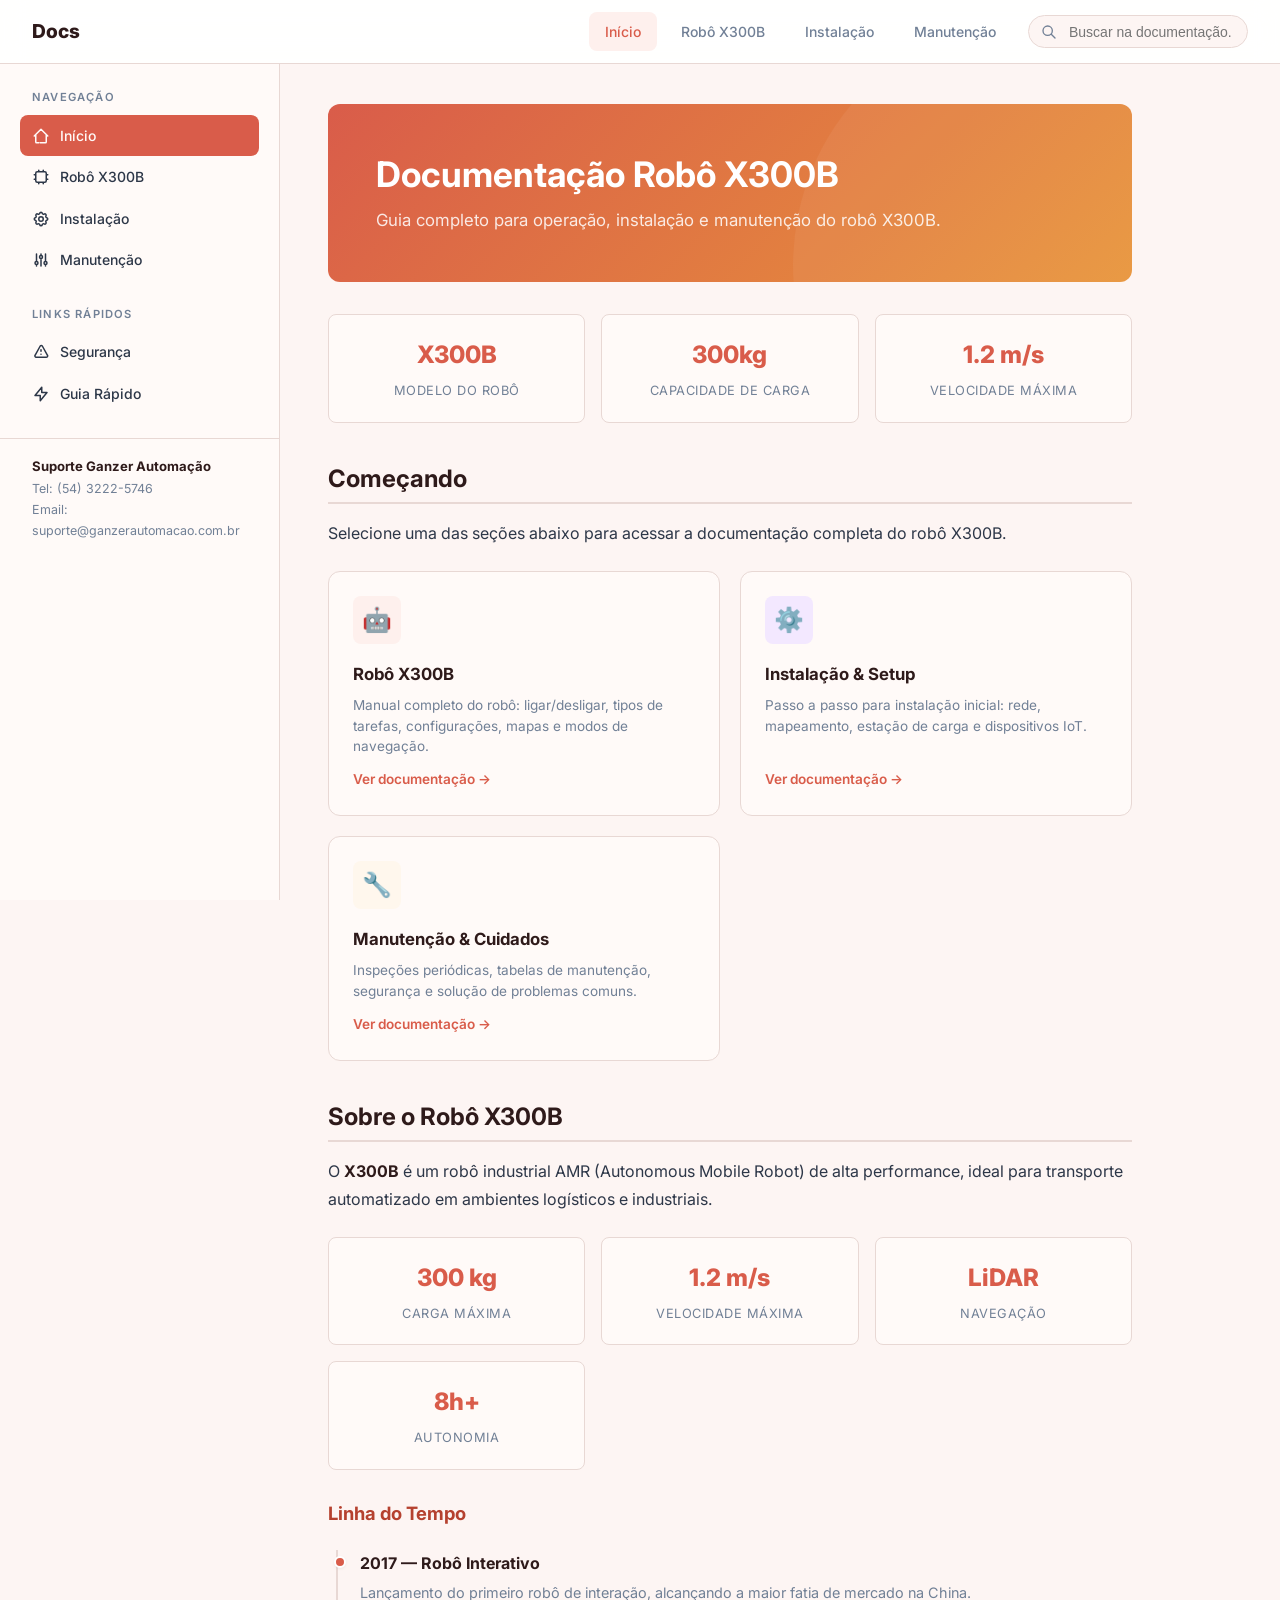
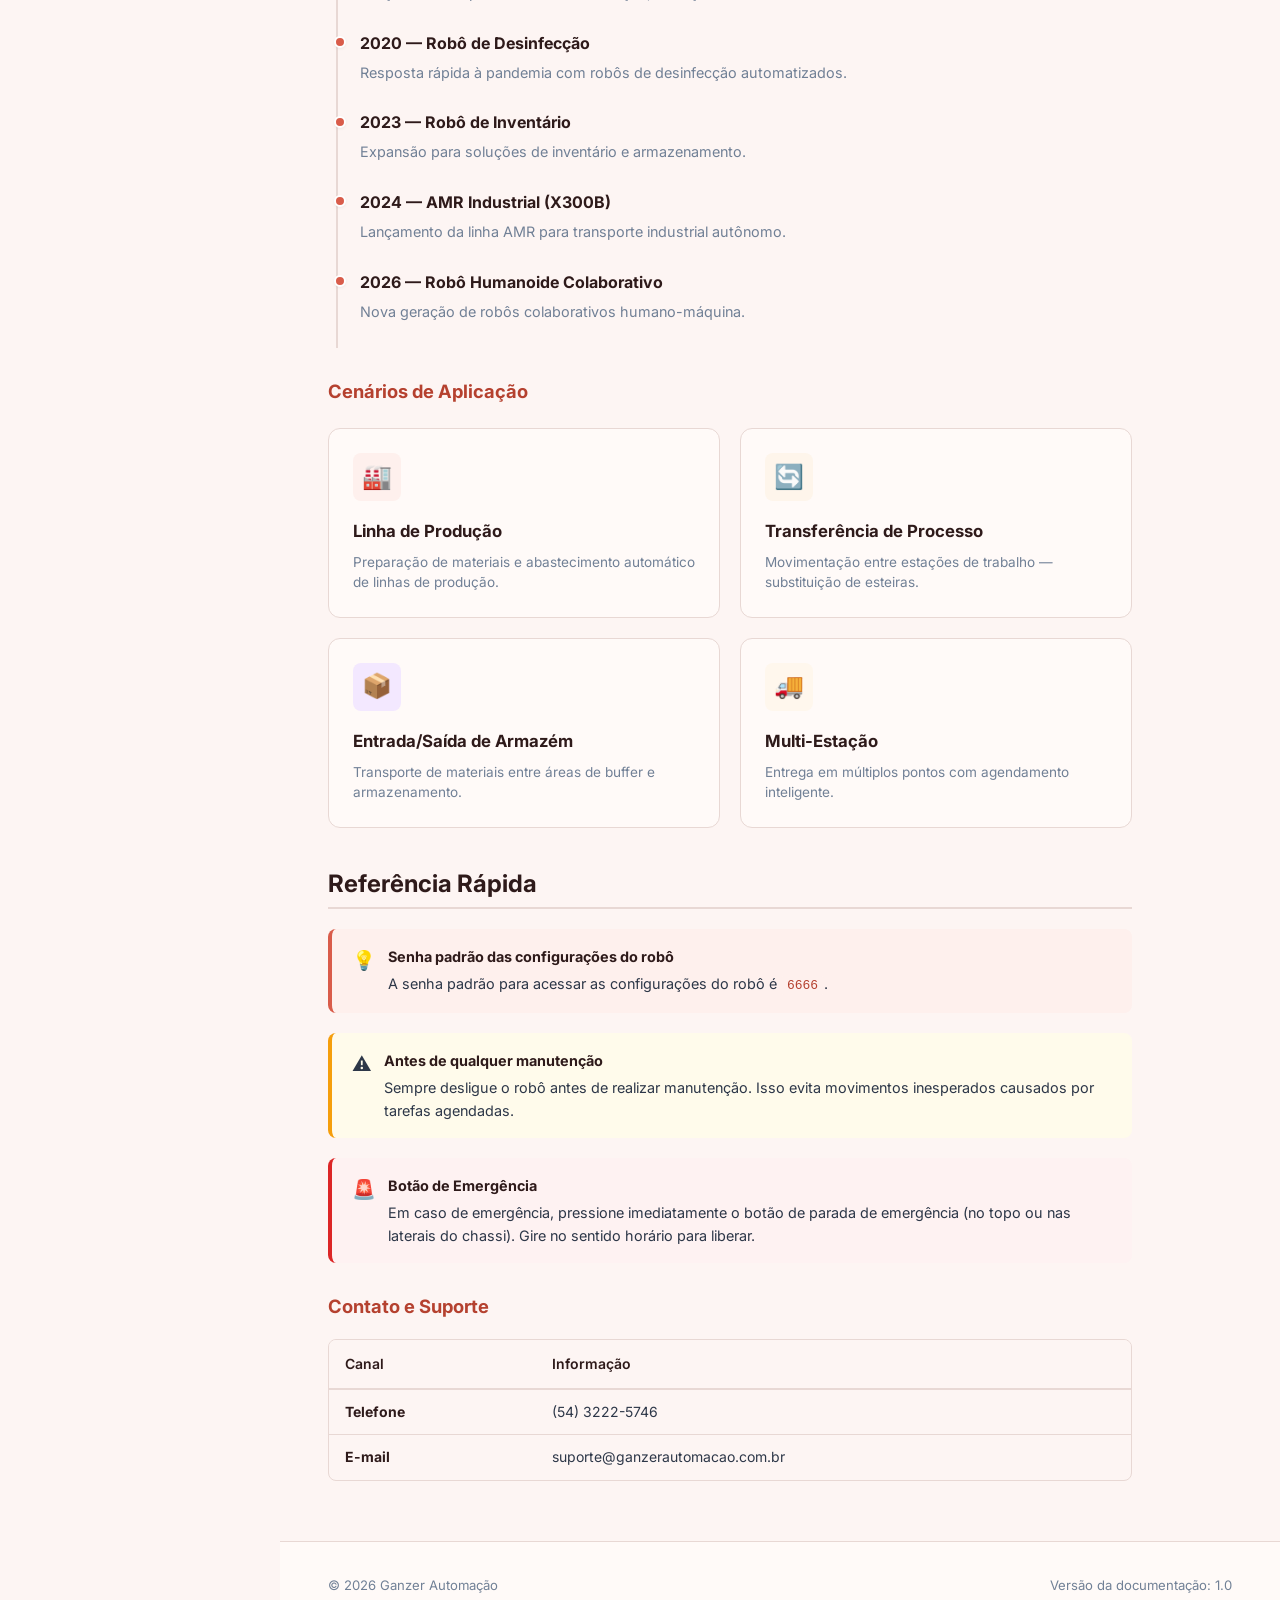
<file: docs/index.html>
<!DOCTYPE html>
<html lang="pt-BR">
<head>
  <meta charset="UTF-8">
  <meta name="viewport" content="width=device-width, initial-scale=1.0">
  <title>Robô X300B — Documentação</title>
  <link href="https://fonts.googleapis.com/css2?family=Inter:wght@400;500;600;700;800;900&display=swap" rel="stylesheet">
  <link rel="stylesheet" href="css/style.css">
</head>
<body>

  <!-- ══ Header ══ -->
  <header class="header">
    <button class="menu-toggle" aria-label="Menu">
      <span></span><span></span><span></span>
    </button>
    <a href="index.html" class="header__logo">
      Docs
    </a>
    <nav class="header__nav">
      <a href="index.html" class="active">Início</a>
      <a href="robot-x300b.html">Robô X300B</a>
      <a href="installation.html">Instalação</a>
      <a href="maintenance.html">Manutenção</a>
    </nav>
    <div class="header__search">
      <svg xmlns="http://www.w3.org/2000/svg" fill="none" viewBox="0 0 24 24" stroke="currentColor" stroke-width="2">
        <path stroke-linecap="round" stroke-linejoin="round" d="M21 21l-6-6m2-5a7 7 0 11-14 0 7 7 0 0114 0z"/>
      </svg>
      <input type="text" placeholder="Buscar na documentação...">
    </div>
  </header>

  <!-- ══ Search Results Overlay ══ -->
  <div class="search-results">
    <div class="search-results__panel"></div>
  </div>

  <!-- ══ Layout ══ -->
  <div class="layout">

    <!-- ── Sidebar ── -->
    <aside class="sidebar">
      <div class="sidebar__section">
        <div class="sidebar__title">Navegação</div>
        <a href="index.html" class="sidebar__link active">
          <svg xmlns="http://www.w3.org/2000/svg" fill="none" viewBox="0 0 24 24" stroke="currentColor" stroke-width="2"><path stroke-linecap="round" stroke-linejoin="round" d="M3 12l2-2m0 0l7-7 7 7M5 10v10a1 1 0 001 1h3m10-11l2 2m-2-2v10a1 1 0 01-1 1h-3m-4 0h4"/></svg>
          Início
        </a>
        <a href="robot-x300b.html" class="sidebar__link">
          <svg xmlns="http://www.w3.org/2000/svg" fill="none" viewBox="0 0 24 24" stroke="currentColor" stroke-width="2"><path stroke-linecap="round" stroke-linejoin="round" d="M9 3v2m6-2v2M9 19v2m6-2v2M5 9H3m2 6H3m18-6h-2m2 6h-2M7 19h10a2 2 0 002-2V7a2 2 0 00-2-2H7a2 2 0 00-2 2v10a2 2 0 002 2z"/></svg>
          Robô X300B
        </a>

        <a href="installation.html" class="sidebar__link">
          <svg xmlns="http://www.w3.org/2000/svg" fill="none" viewBox="0 0 24 24" stroke="currentColor" stroke-width="2"><path stroke-linecap="round" stroke-linejoin="round" d="M10.325 4.317c.426-1.756 2.924-1.756 3.35 0a1.724 1.724 0 002.573 1.066c1.543-.94 3.31.826 2.37 2.37a1.724 1.724 0 001.066 2.573c1.756.426 1.756 2.924 0 3.35a1.724 1.724 0 00-1.066 2.573c.94 1.543-.826 3.31-2.37 2.37a1.724 1.724 0 00-2.573 1.066c-.426 1.756-2.924 1.756-3.35 0a1.724 1.724 0 00-2.573-1.066c-1.543.94-3.31-.826-2.37-2.37a1.724 1.724 0 00-1.066-2.573c-1.756-.426-1.756-2.924 0-3.35a1.724 1.724 0 001.066-2.573c-.94-1.543.826-3.31 2.37-2.37.996.608 2.296.07 2.572-1.065z"/><path stroke-linecap="round" stroke-linejoin="round" d="M15 12a3 3 0 11-6 0 3 3 0 016 0z"/></svg>
          Instalação
        </a>
        <a href="maintenance.html" class="sidebar__link">
          <svg xmlns="http://www.w3.org/2000/svg" fill="none" viewBox="0 0 24 24" stroke="currentColor" stroke-width="2"><path stroke-linecap="round" stroke-linejoin="round" d="M12 6V4m0 2a2 2 0 100 4m0-4a2 2 0 110 4m-6 8a2 2 0 100-4m0 4a2 2 0 110-4m0 4v2m0-6V4m6 6v10m6-2a2 2 0 100-4m0 4a2 2 0 110-4m0 4v2m0-6V4"/></svg>
          Manutenção
        </a>
      </div>

      <div class="sidebar__section">
        <div class="sidebar__title">Links Rápidos</div>
        <a href="maintenance.html#safety" class="sidebar__link">
          <svg xmlns="http://www.w3.org/2000/svg" fill="none" viewBox="0 0 24 24" stroke="currentColor" stroke-width="2"><path stroke-linecap="round" stroke-linejoin="round" d="M12 9v2m0 4h.01m-6.938 4h13.856c1.54 0 2.502-1.667 1.732-2.5L13.732 4c-.77-.833-1.964-.833-2.732 0L4.082 16.5c-.77.833.192 2.5 1.732 2.5z"/></svg>
          Segurança
        </a>
        <a href="robot-x300b.html#quick-task" class="sidebar__link">
          <svg xmlns="http://www.w3.org/2000/svg" fill="none" viewBox="0 0 24 24" stroke="currentColor" stroke-width="2"><path stroke-linecap="round" stroke-linejoin="round" d="M13 10V3L4 14h7v7l9-11h-7z"/></svg>
          Guia Rápido
        </a>
      </div>

      <div class="sidebar__section" style="margin-top:auto; padding-top:1rem; border-top:1px solid var(--border);">
        <div style="padding: 0 .75rem; font-size:.78rem; color:var(--text-light);">
          <strong style="color:var(--dark); font-size:.82rem;">Suporte Ganzer Automação</strong><br>
          Tel: (54) 3222-5746<br>
          Email: suporte@ganzerautomacao.com.br<br>

        </div>
      </div>
    </aside>

    <!-- ── Main Content ── -->
    <main class="main">

      <!-- Hero -->
      <div class="hero">
        <h1>Documentação Robô X300B</h1>
        <p>Guia completo para operação, instalação e manutenção do robô X300B.</p>
      </div>

      <!-- Quick Stats -->
      <div class="specs">
        <div class="spec">
          <div class="spec__value">X300B</div>
          <div class="spec__label">Modelo do Robô</div>
        </div>
        <div class="spec">
          <div class="spec__value">300kg</div>
          <div class="spec__label">Capacidade de Carga</div>
        </div>
        <div class="spec">
          <div class="spec__value">1.2 m/s</div>
          <div class="spec__label">Velocidade Máxima</div>
        </div>

      </div>

      <!-- Section: Getting Started -->
      <h2>Começando</h2>
      <p>Selecione uma das seções abaixo para acessar a documentação completa do robô X300B.</p>

      <div class="cards">
        <a href="robot-x300b.html" class="card">
          <div class="card__icon card__icon--blue">🤖</div>
          <div class="card__title">Robô X300B</div>
          <div class="card__desc">Manual completo do robô: ligar/desligar, tipos de tarefas, configurações, mapas e modos de navegação.</div>
          <div class="card__arrow">Ver documentação →</div>
        </a>

        <a href="installation.html" class="card">
          <div class="card__icon card__icon--purple">⚙️</div>
          <div class="card__title">Instalação & Setup</div>
          <div class="card__desc">Passo a passo para instalação inicial: rede, mapeamento, estação de carga e dispositivos IoT.</div>
          <div class="card__arrow">Ver documentação →</div>
        </a>

        <a href="maintenance.html" class="card">
          <div class="card__icon card__icon--orange">🔧</div>
          <div class="card__title">Manutenção & Cuidados</div>
          <div class="card__desc">Inspeções periódicas, tabelas de manutenção, segurança e solução de problemas comuns.</div>
          <div class="card__arrow">Ver documentação →</div>
        </a>
      </div>

      <!-- Section: About -->
      <h2>Sobre o Robô X300B</h2>
      <p>O <strong>X300B</strong> é um robô industrial AMR (Autonomous Mobile Robot) de alta performance, ideal para transporte automatizado em ambientes logísticos e industriais.</p>

      <div class="specs">
        <div class="spec">
          <div class="spec__value">300 kg</div>
          <div class="spec__label">Carga Máxima</div>
        </div>
        <div class="spec">
          <div class="spec__value">1.2 m/s</div>
          <div class="spec__label">Velocidade Máxima</div>
        </div>
        <div class="spec">
          <div class="spec__value">LiDAR</div>
          <div class="spec__label">Navegação</div>
        </div>
        <div class="spec">
          <div class="spec__value">8h+</div>
          <div class="spec__label">Autonomia</div>
        </div>
      </div>

      <h3>Linha do Tempo</h3>
      <div class="timeline">
        <div class="timeline__item">
          <strong>2017 — Robô Interativo</strong>
          <p>Lançamento do primeiro robô de interação, alcançando a maior fatia de mercado na China.</p>
        </div>
        <div class="timeline__item">
          <strong>2020 — Robô de Desinfecção</strong>
          <p>Resposta rápida à pandemia com robôs de desinfecção automatizados.</p>
        </div>
        <div class="timeline__item">
          <strong>2023 — Robô de Inventário</strong>
          <p>Expansão para soluções de inventário e armazenamento.</p>
        </div>
        <div class="timeline__item">
          <strong>2024 — AMR Industrial (X300B)</strong>
          <p>Lançamento da linha AMR para transporte industrial autônomo.</p>
        </div>
        <div class="timeline__item">
          <strong>2026 — Robô Humanoide Colaborativo</strong>
          <p>Nova geração de robôs colaborativos humano-máquina.</p>
        </div>
      </div>

      <h3>Cenários de Aplicação</h3>
      <div class="cards">
        <div class="card">
          <div class="card__icon card__icon--blue">🏭</div>
          <div class="card__title">Linha de Produção</div>
          <div class="card__desc">Preparação de materiais e abastecimento automático de linhas de produção.</div>
        </div>
        <div class="card">
          <div class="card__icon card__icon--green">🔄</div>
          <div class="card__title">Transferência de Processo</div>
          <div class="card__desc">Movimentação entre estações de trabalho — substituição de esteiras.</div>
        </div>
        <div class="card">
          <div class="card__icon card__icon--purple">📦</div>
          <div class="card__title">Entrada/Saída de Armazém</div>
          <div class="card__desc">Transporte de materiais entre áreas de buffer e armazenamento.</div>
        </div>
        <div class="card">
          <div class="card__icon card__icon--orange">🚚</div>
          <div class="card__title">Multi-Estação</div>
          <div class="card__desc">Entrega em múltiplos pontos com agendamento inteligente.</div>
        </div>
      </div>

      <!-- Quick Reference -->
      <h2>Referência Rápida</h2>

      <div class="callout callout--info">
        <div class="callout__icon">💡</div>
        <div>
          <strong>Senha padrão das configurações do robô</strong>
          <p>A senha padrão para acessar as configurações do robô é <code>6666</code>.</p>
        </div>
      </div>

      <div class="callout callout--warning">
        <div class="callout__icon">⚠️</div>
        <div>
          <strong>Antes de qualquer manutenção</strong>
          <p>Sempre desligue o robô antes de realizar manutenção. Isso evita movimentos inesperados causados por tarefas agendadas.</p>
        </div>
      </div>

      <div class="callout callout--danger">
        <div class="callout__icon">🚨</div>
        <div>
          <strong>Botão de Emergência</strong>
          <p>Em caso de emergência, pressione imediatamente o botão de parada de emergência (no topo ou nas laterais do chassi). Gire no sentido horário para liberar.</p>
        </div>
      </div>

      <h3>Contato e Suporte</h3>
      <div class="table-wrap">
        <table>
          <thead>
            <tr><th>Canal</th><th>Informação</th></tr>
          </thead>
          <tbody>
            <tr><td><strong>Telefone</strong></td><td>(54) 3222-5746</td></tr>
            <tr><td><strong>E-mail</strong></td><td>suporte@ganzerautomacao.com.br</td></tr>

          </tbody>
        </table>
      </div>

    </main>
  </div>

  <!-- ══ Footer ══ -->
  <footer class="footer">
    <span>© 2026 Ganzer Automação</span>
    <span>Versão da documentação: 1.0</span>
  </footer>

  <script src="js/main.js"></script>
</body>
</html>
</file>
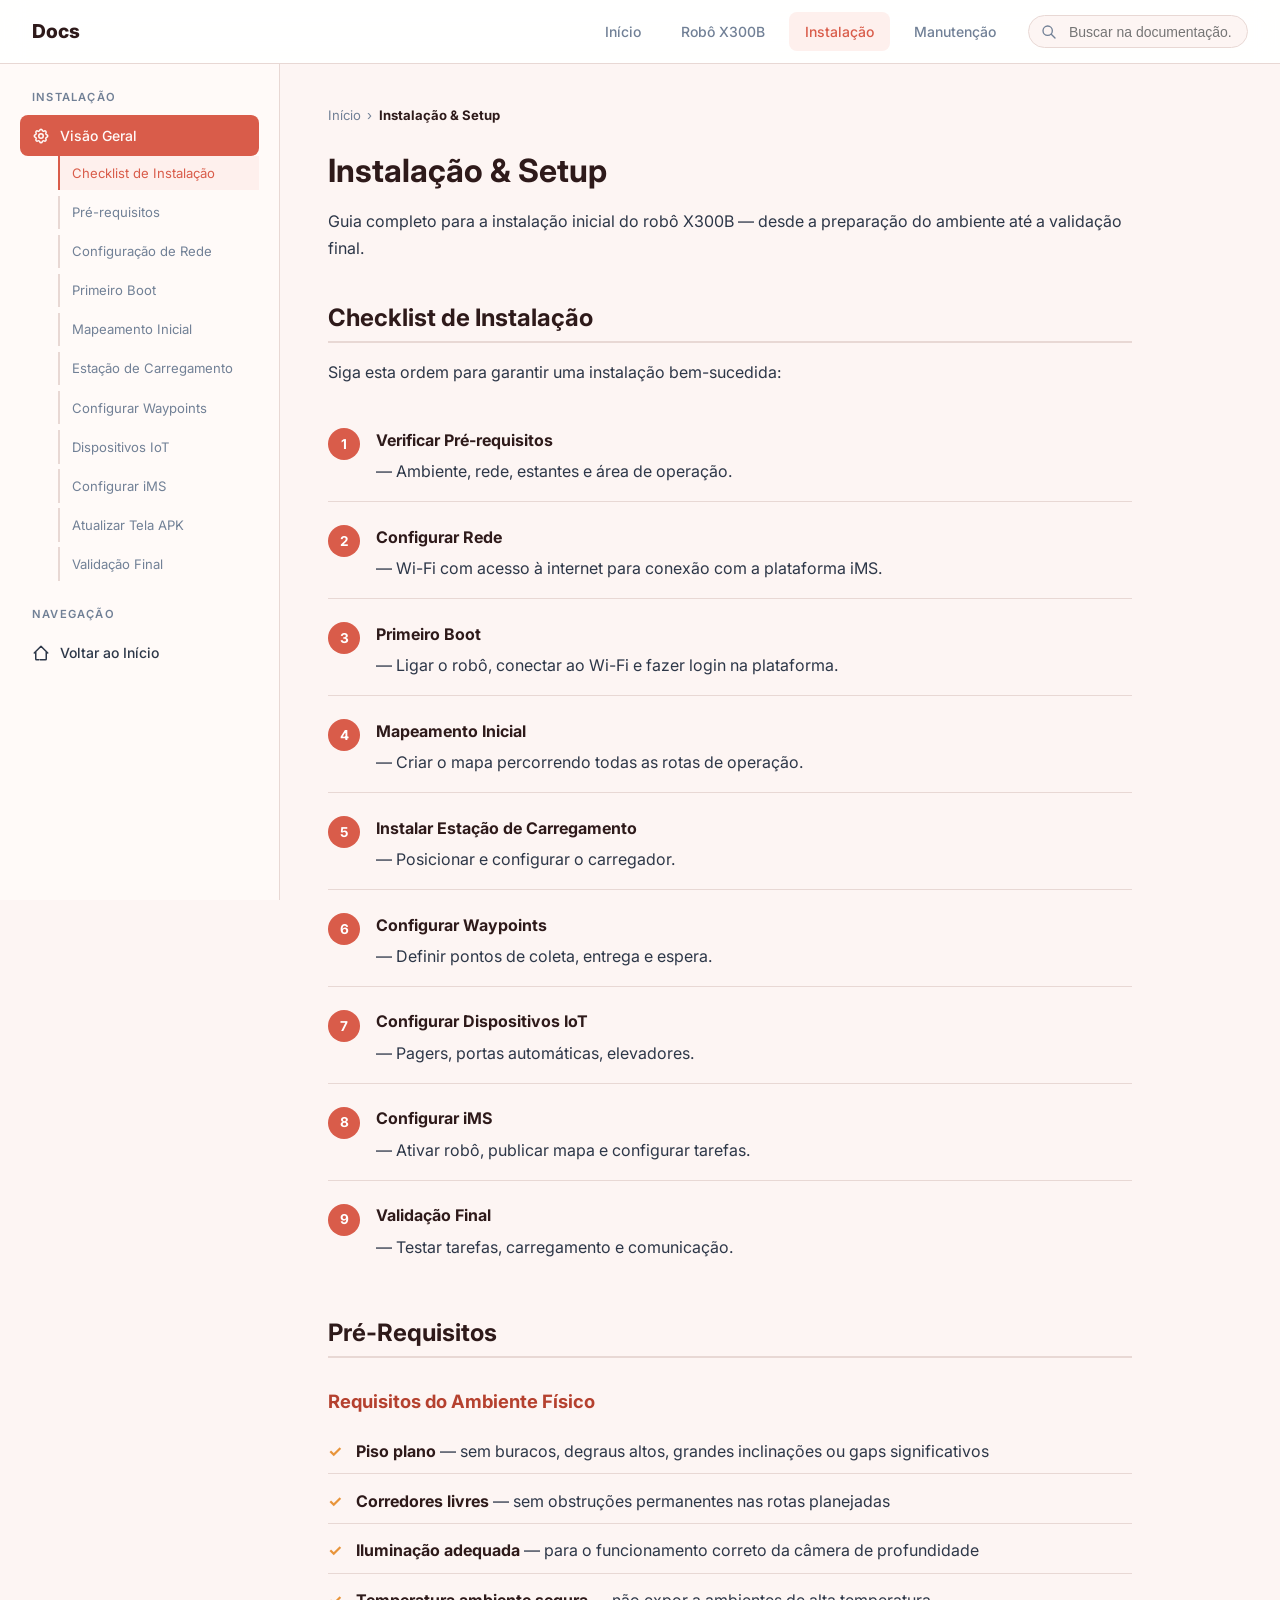
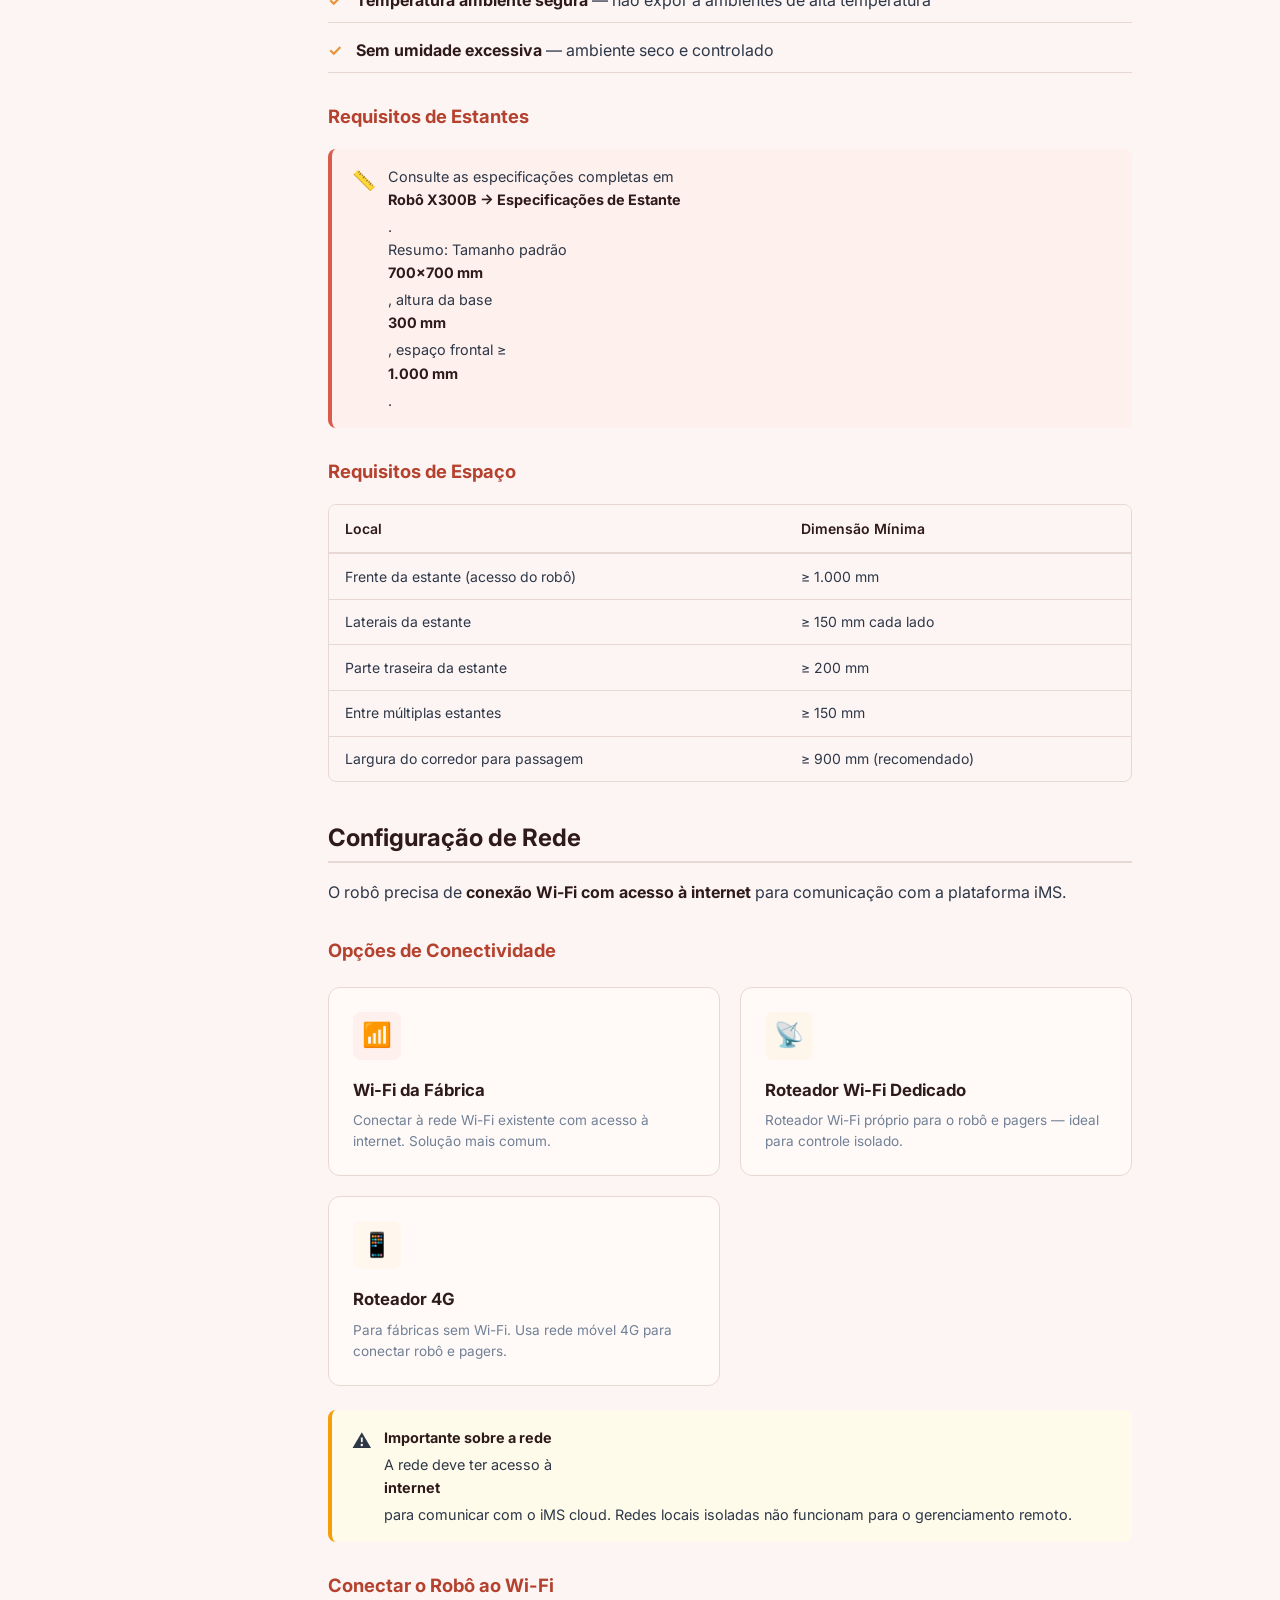
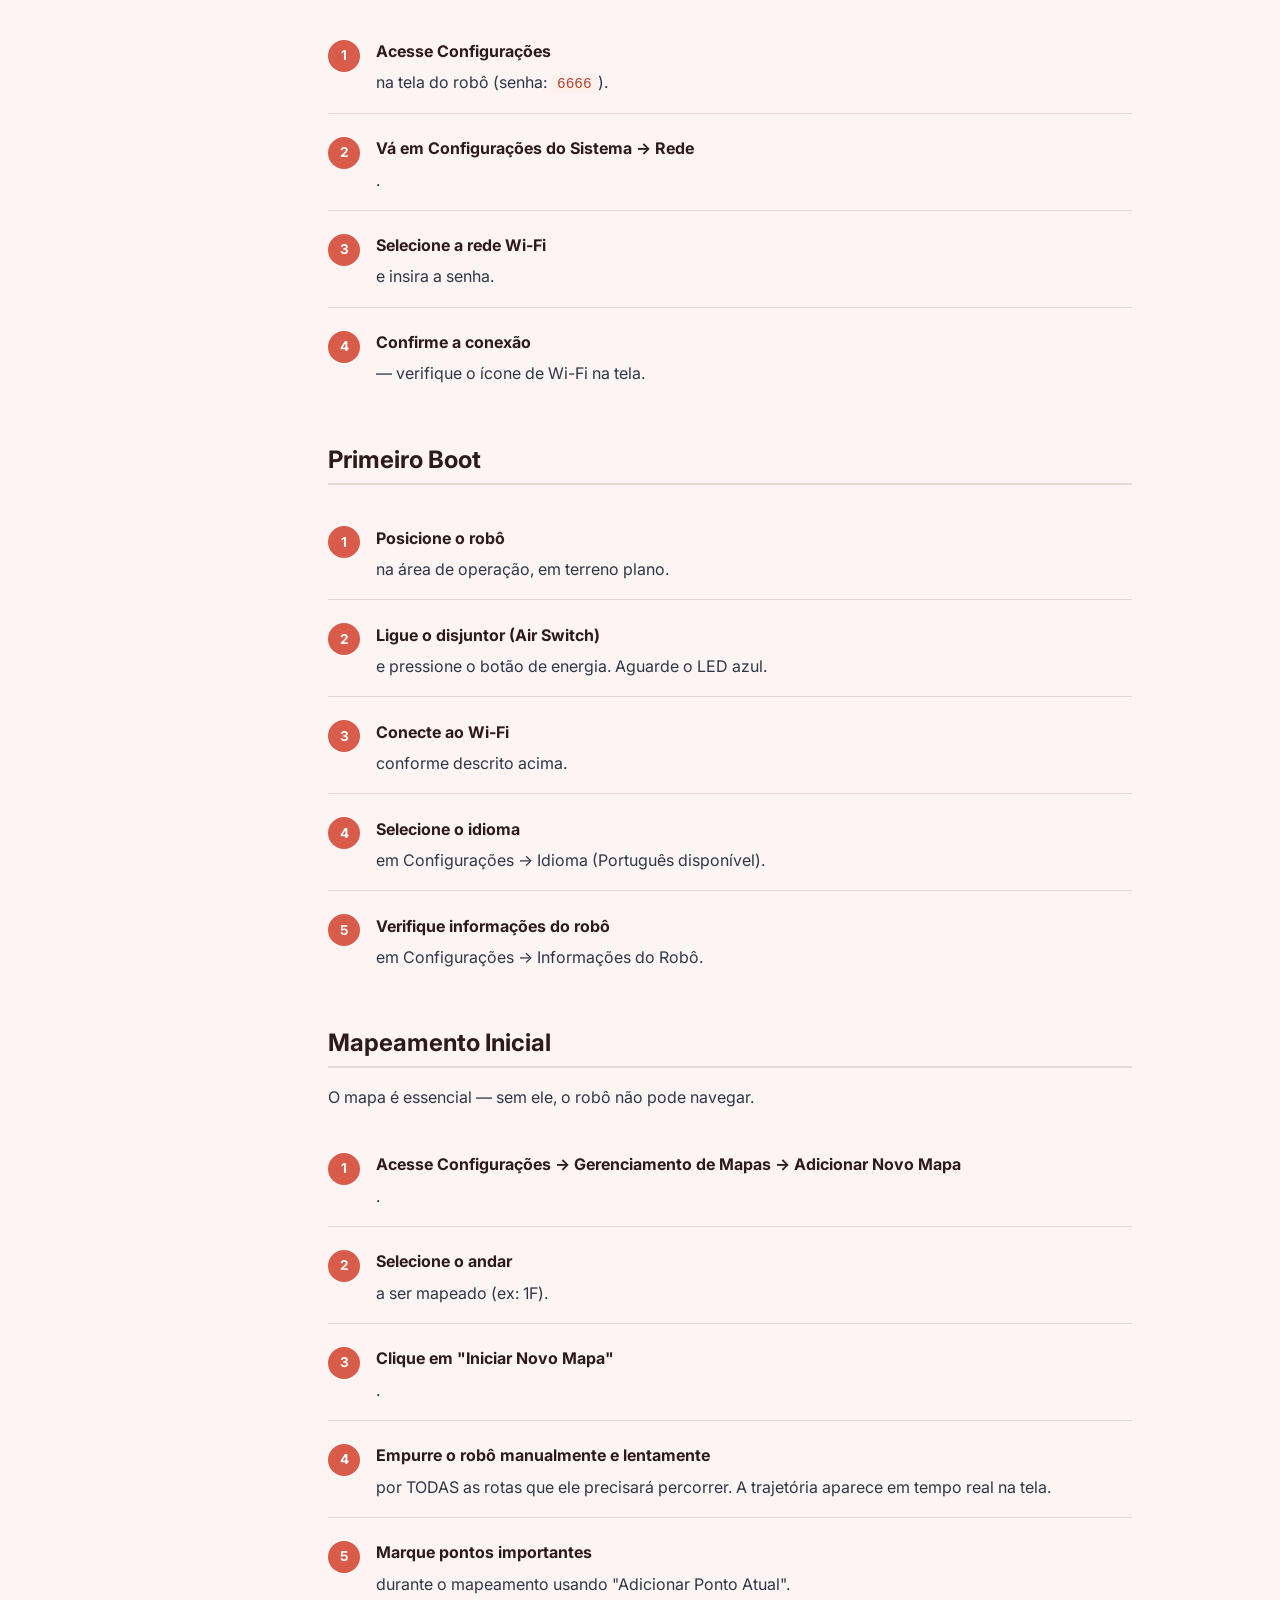
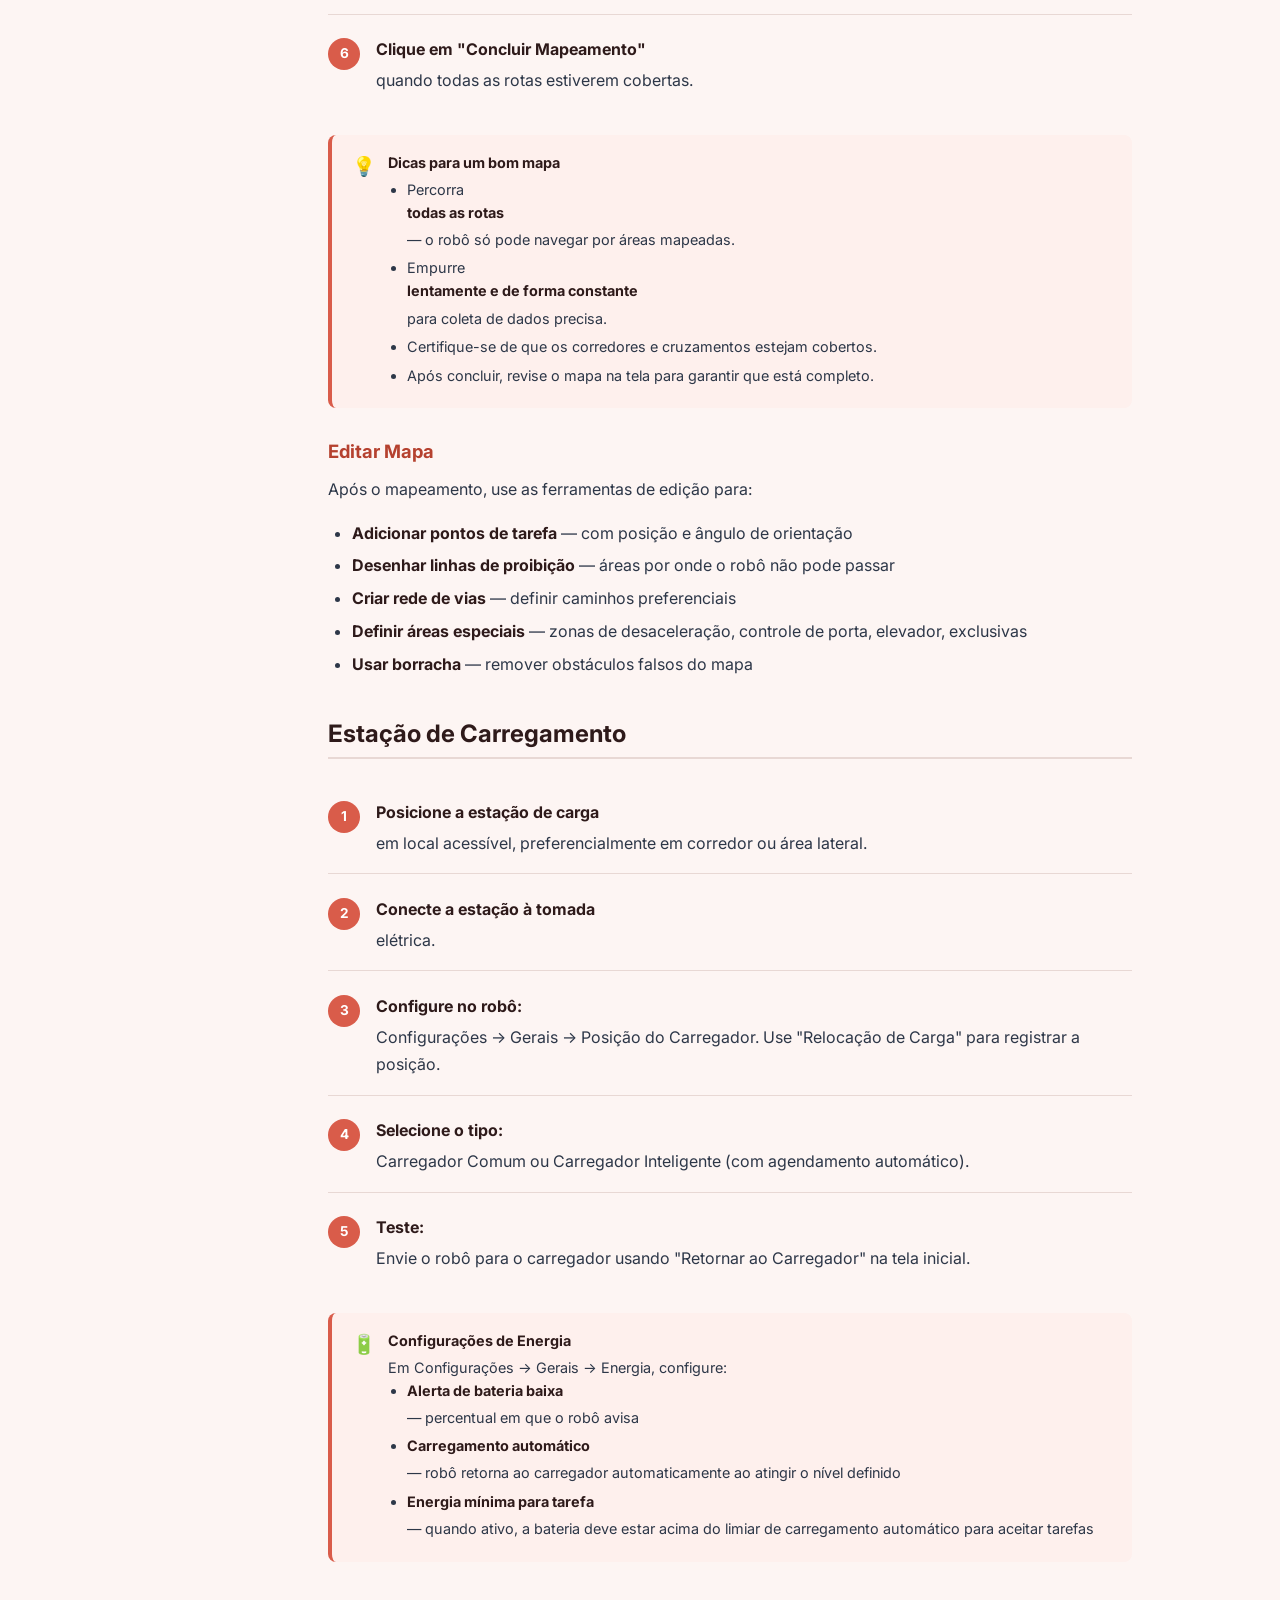
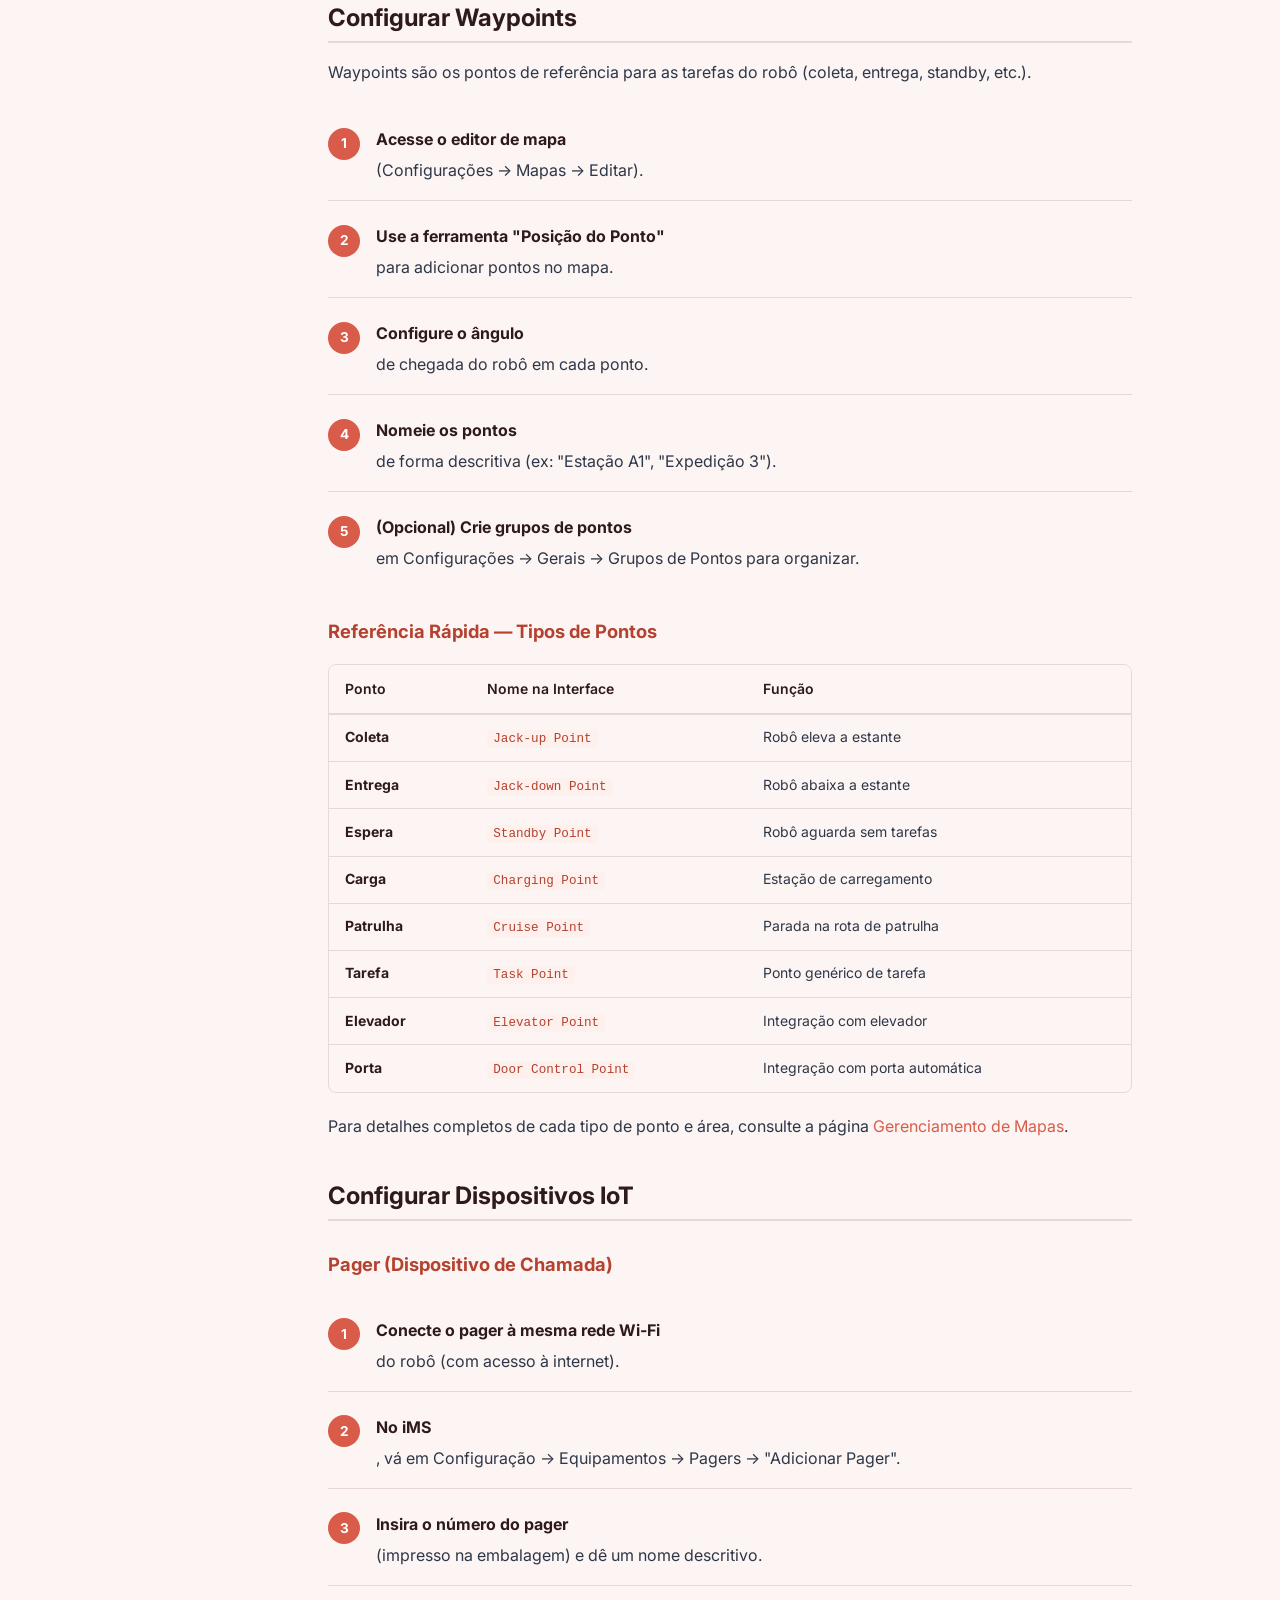
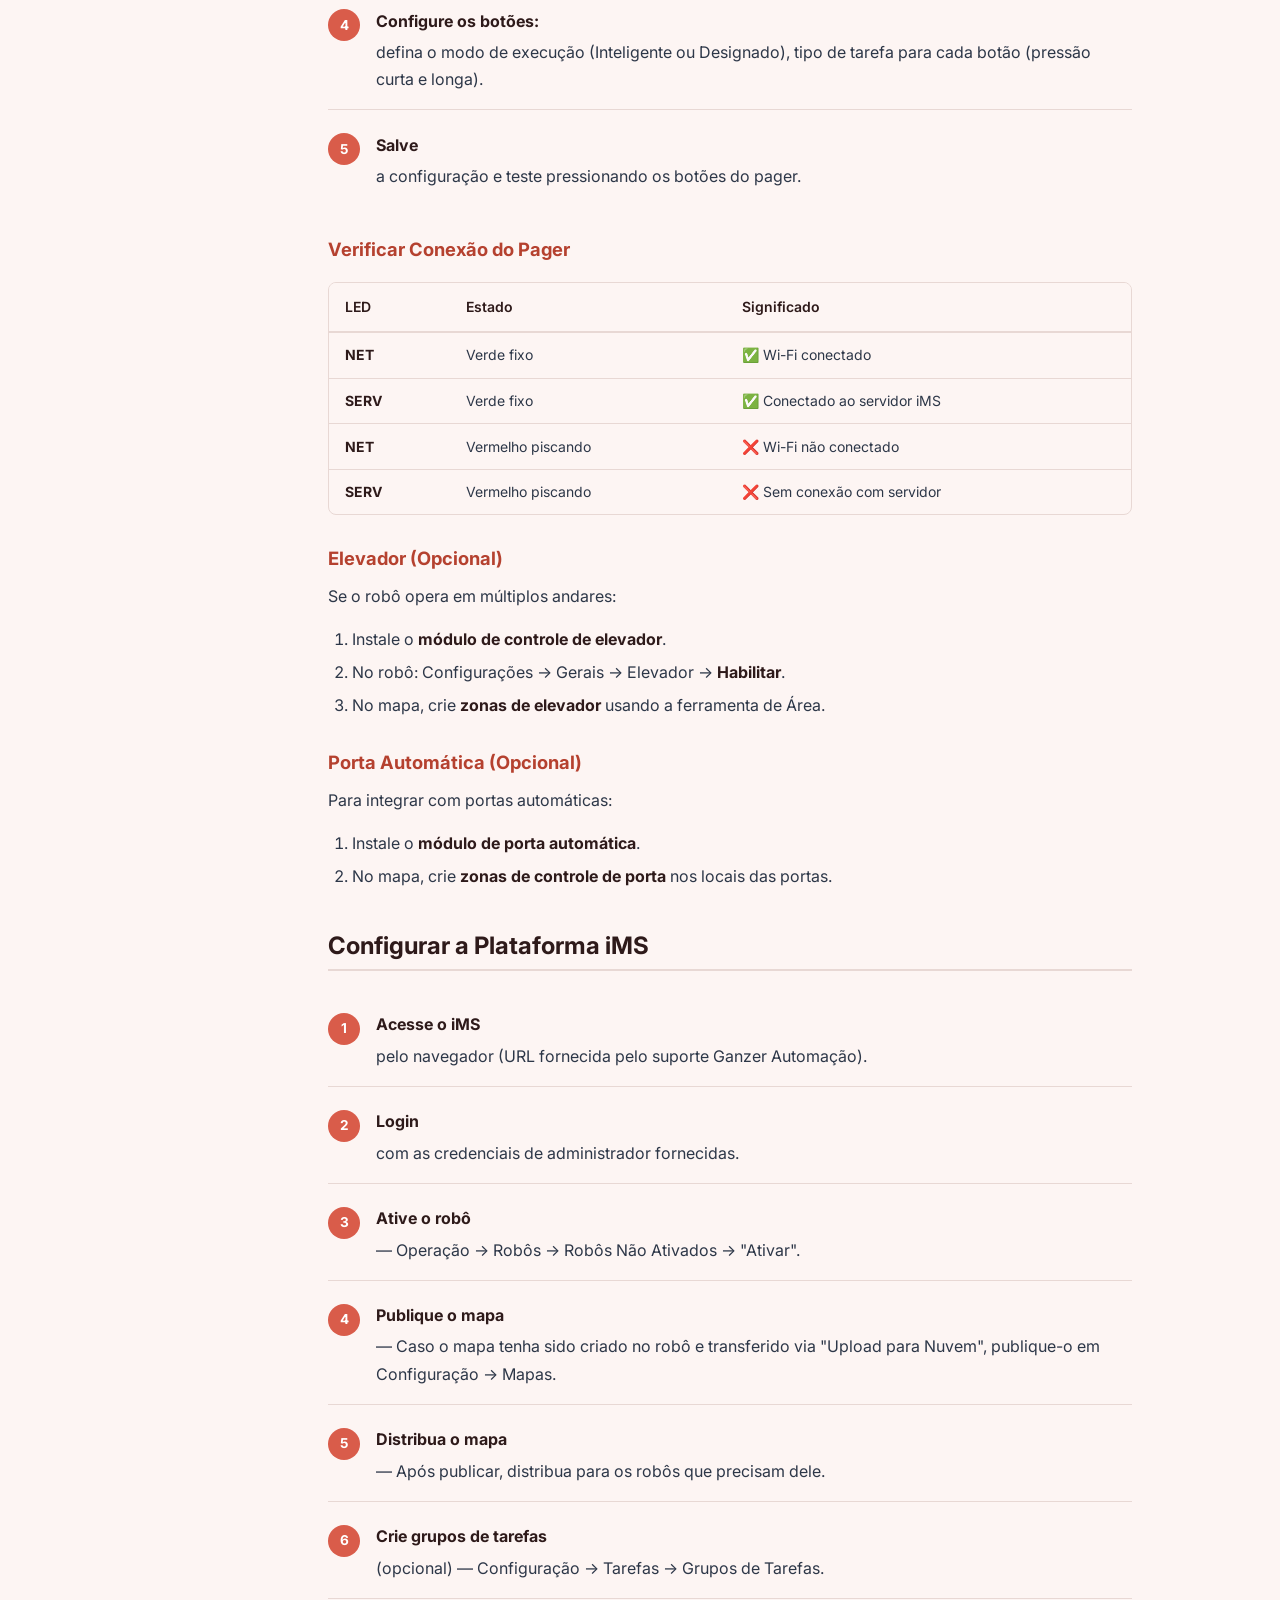
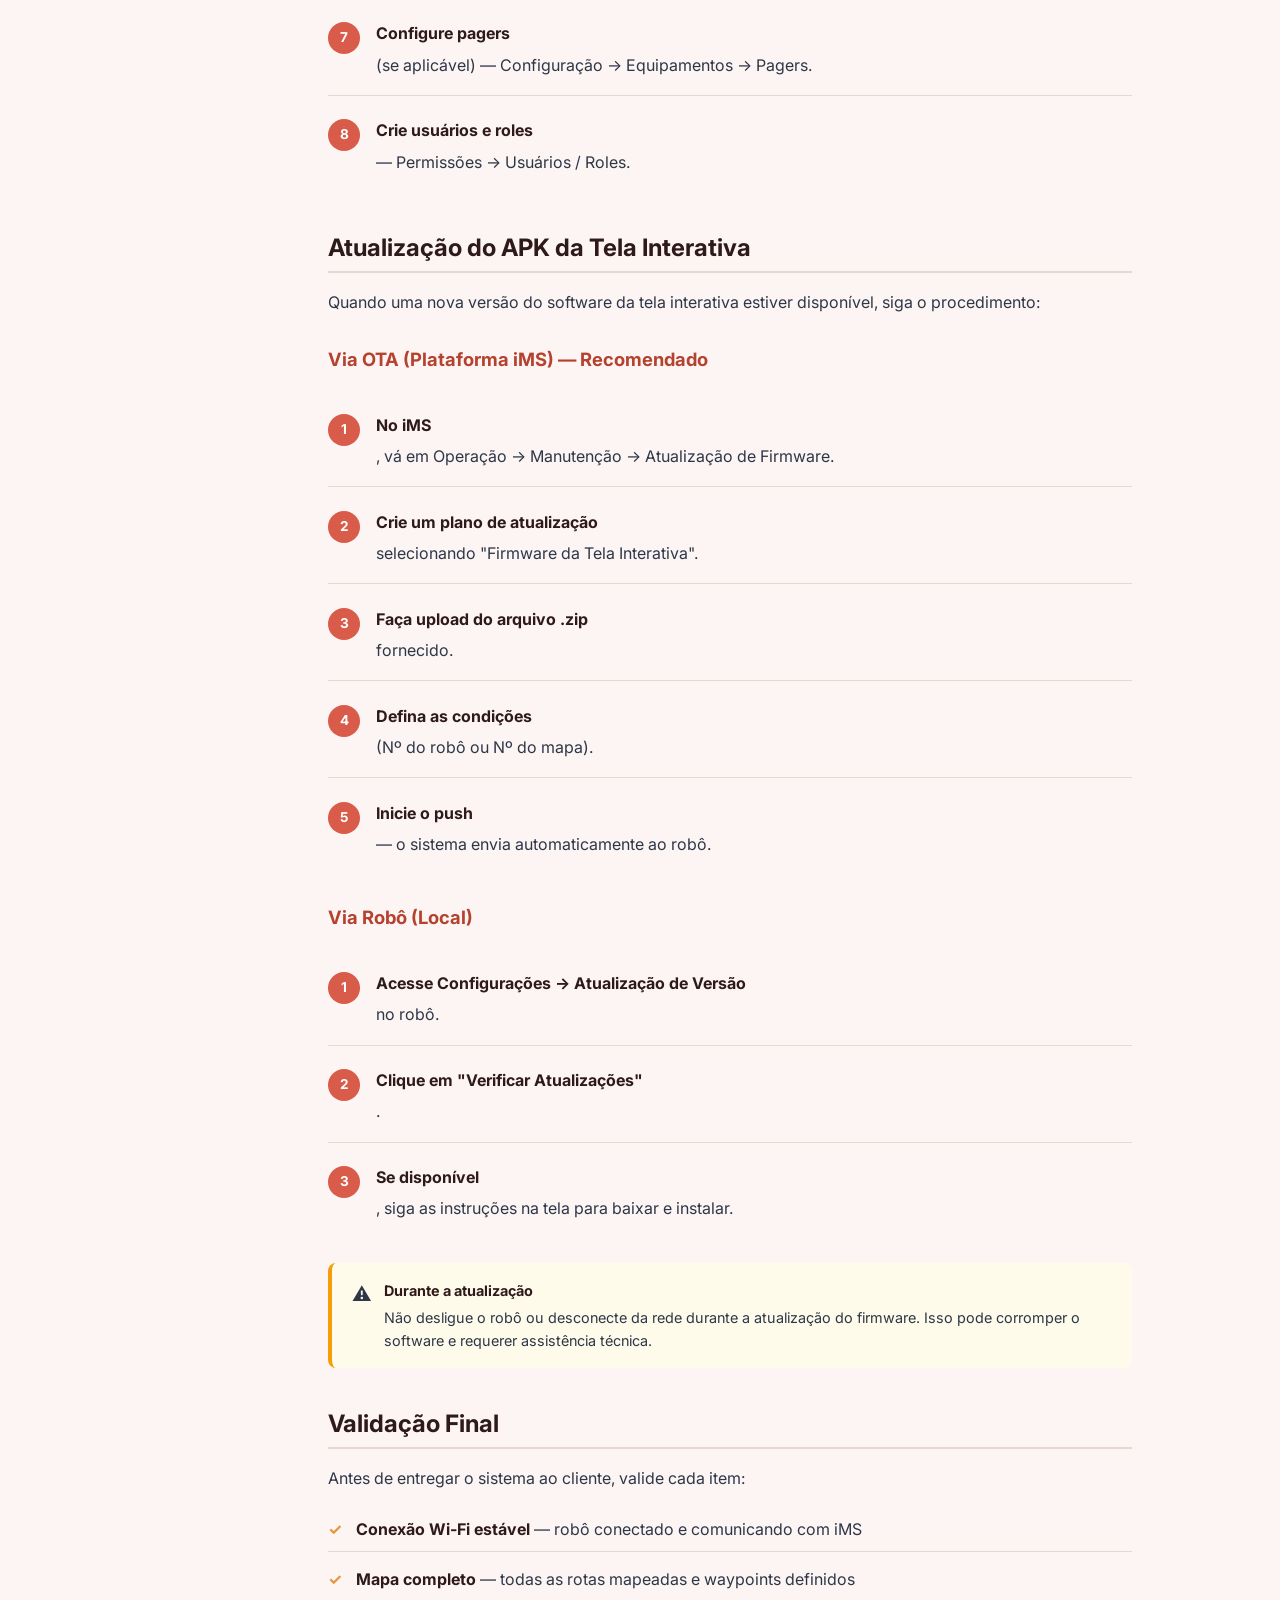
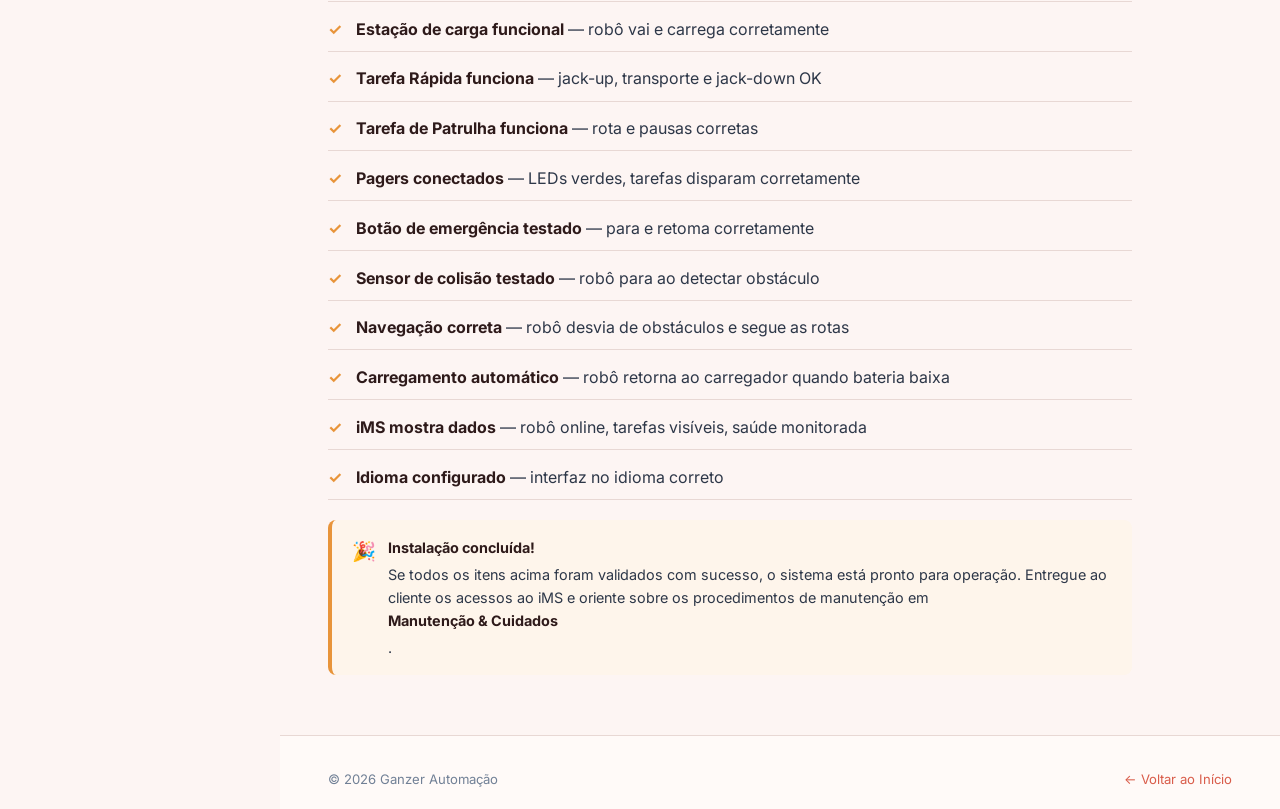
<file: docs/installation.html>
<!DOCTYPE html>
<html lang="pt-BR">
<head>
  <meta charset="UTF-8">
  <meta name="viewport" content="width=device-width, initial-scale=1.0">
  <title>Instalação & Setup — Documentação</title>
  <link href="https://fonts.googleapis.com/css2?family=Inter:wght@400;500;600;700;800;900&display=swap" rel="stylesheet">
  <link rel="stylesheet" href="css/style.css">
</head>
<body>

  <header class="header">
    <button class="menu-toggle" aria-label="Menu"><span></span><span></span><span></span></button>
    <a href="index.html" class="header__logo">
      Docs
    </a>
    <nav class="header__nav">
      <a href="index.html">Início</a>
      <a href="robot-x300b.html">Robô X300B</a>
      <a href="installation.html" class="active">Instalação</a>
      <a href="maintenance.html">Manutenção</a>
    </nav>
    <div class="header__search">
      <svg xmlns="http://www.w3.org/2000/svg" fill="none" viewBox="0 0 24 24" stroke="currentColor" stroke-width="2"><path stroke-linecap="round" stroke-linejoin="round" d="M21 21l-6-6m2-5a7 7 0 11-14 0 7 7 0 0114 0z"/></svg>
      <input type="text" placeholder="Buscar na documentação...">
    </div>
  </header>

  <div class="search-results"><div class="search-results__panel"></div></div>

  <div class="layout">

    <aside class="sidebar">
      <div class="sidebar__section">
        <div class="sidebar__title">Instalação</div>
        <a href="installation.html" class="sidebar__link active">
          <svg xmlns="http://www.w3.org/2000/svg" fill="none" viewBox="0 0 24 24" stroke="currentColor" stroke-width="2"><path stroke-linecap="round" stroke-linejoin="round" d="M10.325 4.317c.426-1.756 2.924-1.756 3.35 0a1.724 1.724 0 002.573 1.066c1.543-.94 3.31.826 2.37 2.37a1.724 1.724 0 001.066 2.573c1.756.426 1.756 2.924 0 3.35a1.724 1.724 0 00-1.066 2.573c.94 1.543-.826 3.31-2.37 2.37a1.724 1.724 0 00-2.573 1.066c-.426 1.756-2.924 1.756-3.35 0a1.724 1.724 0 00-2.573-1.066c-1.543.94-3.31-.826-2.37-2.37a1.724 1.724 0 00-1.066-2.573c-1.756-.426-1.756-2.924 0-3.35a1.724 1.724 0 001.066-2.573c-.94-1.543.826-3.31 2.37-2.37.996.608 2.296.07 2.572-1.065z"/><path stroke-linecap="round" stroke-linejoin="round" d="M15 12a3 3 0 11-6 0 3 3 0 016 0z"/></svg>
          Visão Geral
        </a>
        <ul class="sidebar__sublinks">
          <li><a href="#overview">Checklist de Instalação</a></li>
          <li><a href="#prerequisites">Pré-requisitos</a></li>
          <li><a href="#network">Configuração de Rede</a></li>
          <li><a href="#first-boot">Primeiro Boot</a></li>
          <li><a href="#mapping">Mapeamento Inicial</a></li>
          <li><a href="#charging">Estação de Carregamento</a></li>
          <li><a href="#waypoints">Configurar Waypoints</a></li>
          <li><a href="#iot">Dispositivos IoT</a></li>
          <li><a href="#ims-setup">Configurar iMS</a></li>
          <li><a href="#apk-update">Atualizar Tela APK</a></li>
          <li><a href="#validation">Validação Final</a></li>
        </ul>
      </div>

      <div class="sidebar__section">
        <div class="sidebar__title">Navegação</div>
        <a href="index.html" class="sidebar__link">
          <svg xmlns="http://www.w3.org/2000/svg" fill="none" viewBox="0 0 24 24" stroke="currentColor" stroke-width="2"><path stroke-linecap="round" stroke-linejoin="round" d="M3 12l2-2m0 0l7-7 7 7M5 10v10a1 1 0 001 1h3m10-11l2 2m-2-2v10a1 1 0 01-1 1h-3m-4 0h4"/></svg>
          Voltar ao Início
        </a>
      </div>
    </aside>

    <main class="main">

      <div class="breadcrumb">
        <a href="index.html">Início</a>
        <span>›</span>
        <strong>Instalação & Setup</strong>
      </div>

      <h1>Instalação & Setup</h1>
      <p>Guia completo para a instalação inicial do robô X300B — desde a preparação do ambiente até a validação final.</p>

      <!-- ══ OVERVIEW ══ -->
      <h2 id="overview">Checklist de Instalação</h2>
      <p>Siga esta ordem para garantir uma instalação bem-sucedida:</p>

      <ol class="steps">
        <li><div><strong>Verificar Pré-requisitos</strong> — Ambiente, rede, estantes e área de operação.</div></li>
        <li><div><strong>Configurar Rede</strong> — Wi-Fi com acesso à internet para conexão com a plataforma iMS.</div></li>
        <li><div><strong>Primeiro Boot</strong> — Ligar o robô, conectar ao Wi-Fi e fazer login na plataforma.</div></li>
        <li><div><strong>Mapeamento Inicial</strong> — Criar o mapa percorrendo todas as rotas de operação.</div></li>
        <li><div><strong>Instalar Estação de Carregamento</strong> — Posicionar e configurar o carregador.</div></li>
        <li><div><strong>Configurar Waypoints</strong> — Definir pontos de coleta, entrega e espera.</div></li>
        <li><div><strong>Configurar Dispositivos IoT</strong> — Pagers, portas automáticas, elevadores.</div></li>
        <li><div><strong>Configurar iMS</strong> — Ativar robô, publicar mapa e configurar tarefas.</div></li>
        <li><div><strong>Validação Final</strong> — Testar tarefas, carregamento e comunicação.</div></li>
      </ol>

      <!-- ══ PREREQUISITES ══ -->
      <h2 id="prerequisites">Pré-Requisitos</h2>

      <h3>Requisitos do Ambiente Físico</h3>
      <ul class="checklist">
        <li><strong>Piso plano</strong> — sem buracos, degraus altos, grandes inclinações ou gaps significativos</li>
        <li><strong>Corredores livres</strong> — sem obstruções permanentes nas rotas planejadas</li>
        <li><strong>Iluminação adequada</strong> — para o funcionamento correto da câmera de profundidade</li>
        <li><strong>Temperatura ambiente segura</strong> — não expor a ambientes de alta temperatura</li>
        <li><strong>Sem umidade excessiva</strong> — ambiente seco e controlado</li>
      </ul>

      <h3>Requisitos de Estantes</h3>
      <div class="callout callout--info">
        <div class="callout__icon">📏</div>
        <div>
          <p>Consulte as especificações completas em <a href="robot-x300b.html#shelf-specs"><strong>Robô X300B → Especificações de Estante</strong></a>.</p>
          <p>Resumo: Tamanho padrão <strong>700×700 mm</strong>, altura da base <strong>300 mm</strong>, espaço frontal ≥ <strong>1.000 mm</strong>.</p>
        </div>
      </div>

      <h3>Requisitos de Espaço</h3>
      <div class="table-wrap">
        <table>
          <thead>
            <tr><th>Local</th><th>Dimensão Mínima</th></tr>
          </thead>
          <tbody>
            <tr><td>Frente da estante (acesso do robô)</td><td>≥ 1.000 mm</td></tr>
            <tr><td>Laterais da estante</td><td>≥ 150 mm cada lado</td></tr>
            <tr><td>Parte traseira da estante</td><td>≥ 200 mm</td></tr>
            <tr><td>Entre múltiplas estantes</td><td>≥ 150 mm</td></tr>
            <tr><td>Largura do corredor para passagem</td><td>≥ 900 mm (recomendado)</td></tr>
          </tbody>
        </table>
      </div>

      <!-- ══ NETWORK ══ -->
      <h2 id="network">Configuração de Rede</h2>

      <p>O robô precisa de <strong>conexão Wi-Fi com acesso à internet</strong> para comunicação com a plataforma iMS.</p>

      <h3>Opções de Conectividade</h3>
      <div class="cards">
        <div class="card">
          <div class="card__icon card__icon--blue">📶</div>
          <div class="card__title">Wi-Fi da Fábrica</div>
          <div class="card__desc">Conectar à rede Wi-Fi existente com acesso à internet. Solução mais comum.</div>
        </div>
        <div class="card">
          <div class="card__icon card__icon--green">📡</div>
          <div class="card__title">Roteador Wi-Fi Dedicado</div>
          <div class="card__desc">Roteador Wi-Fi próprio para o robô e pagers — ideal para controle isolado.</div>
        </div>
        <div class="card">
          <div class="card__icon card__icon--orange">📱</div>
          <div class="card__title">Roteador 4G</div>
          <div class="card__desc">Para fábricas sem Wi-Fi. Usa rede móvel 4G para conectar robô e pagers.</div>
        </div>
      </div>

      <div class="callout callout--warning">
        <div class="callout__icon">⚠️</div>
        <div>
          <strong>Importante sobre a rede</strong>
          <p>A rede deve ter acesso à <strong>internet</strong> para comunicar com o iMS cloud. Redes locais isoladas não funcionam para o gerenciamento remoto.</p>
        </div>
      </div>

      <h3>Conectar o Robô ao Wi-Fi</h3>
      <ol class="steps">
        <li><div><strong>Acesse Configurações</strong> na tela do robô (senha: <code>6666</code>).</div></li>
        <li><div><strong>Vá em Configurações do Sistema → Rede</strong>.</div></li>
        <li><div><strong>Selecione a rede Wi-Fi</strong> e insira a senha.</div></li>
        <li><div><strong>Confirme a conexão</strong> — verifique o ícone de Wi-Fi na tela.</div></li>
      </ol>

      <!-- ══ FIRST BOOT ══ -->
      <h2 id="first-boot">Primeiro Boot</h2>

      <ol class="steps">
        <li><div><strong>Posicione o robô</strong> na área de operação, em terreno plano.</div></li>
        <li><div><strong>Ligue o disjuntor (Air Switch)</strong> e pressione o botão de energia. Aguarde o LED azul.</div></li>
        <li><div><strong>Conecte ao Wi-Fi</strong> conforme descrito acima.</div></li>
        <li><div><strong>Selecione o idioma</strong> em Configurações → Idioma (Português disponível).</div></li>
        <li><div><strong>Verifique informações do robô</strong> em Configurações → Informações do Robô.</div></li>
      </ol>

      <!-- ══ MAPPING ══ -->
      <h2 id="mapping">Mapeamento Inicial</h2>
      <p>O mapa é essencial — sem ele, o robô não pode navegar.</p>

      <ol class="steps">
        <li><div><strong>Acesse Configurações → Gerenciamento de Mapas → Adicionar Novo Mapa</strong>.</div></li>
        <li><div><strong>Selecione o andar</strong> a ser mapeado (ex: 1F).</div></li>
        <li><div><strong>Clique em "Iniciar Novo Mapa"</strong>.</div></li>
        <li><div><strong>Empurre o robô manualmente e lentamente</strong> por TODAS as rotas que ele precisará percorrer. A trajetória aparece em tempo real na tela.</div></li>
        <li><div><strong>Marque pontos importantes</strong> durante o mapeamento usando "Adicionar Ponto Atual".</div></li>
        <li><div><strong>Clique em "Concluir Mapeamento"</strong> quando todas as rotas estiverem cobertas.</div></li>
      </ol>

      <div class="callout callout--info">
        <div class="callout__icon">💡</div>
        <div>
          <strong>Dicas para um bom mapa</strong>
          <ul style="margin:0; padding-left:1.2rem;">
            <li>Percorra <strong>todas as rotas</strong> — o robô só pode navegar por áreas mapeadas.</li>
            <li>Empurre <strong>lentamente e de forma constante</strong> para coleta de dados precisa.</li>
            <li>Certifique-se de que os corredores e cruzamentos estejam cobertos.</li>
            <li>Após concluir, revise o mapa na tela para garantir que está completo.</li>
          </ul>
        </div>
      </div>

      <h3>Editar Mapa</h3>
      <p>Após o mapeamento, use as ferramentas de edição para:</p>
      <ul>
        <li><strong>Adicionar pontos de tarefa</strong> — com posição e ângulo de orientação</li>
        <li><strong>Desenhar linhas de proibição</strong> — áreas por onde o robô não pode passar</li>
        <li><strong>Criar rede de vias</strong> — definir caminhos preferenciais</li>
        <li><strong>Definir áreas especiais</strong> — zonas de desaceleração, controle de porta, elevador, exclusivas</li>
        <li><strong>Usar borracha</strong> — remover obstáculos falsos do mapa</li>
      </ul>

      <!-- ══ CHARGING ══ -->
      <h2 id="charging">Estação de Carregamento</h2>

      <ol class="steps">
        <li><div><strong>Posicione a estação de carga</strong> em local acessível, preferencialmente em corredor ou área lateral.</div></li>
        <li><div><strong>Conecte a estação à tomada</strong> elétrica.</div></li>
        <li><div><strong>Configure no robô:</strong> Configurações → Gerais → Posição do Carregador. Use "Relocação de Carga" para registrar a posição.</div></li>
        <li><div><strong>Selecione o tipo:</strong> Carregador Comum ou Carregador Inteligente (com agendamento automático).</div></li>
        <li><div><strong>Teste:</strong> Envie o robô para o carregador usando "Retornar ao Carregador" na tela inicial.</div></li>
      </ol>

      <div class="callout callout--info">
        <div class="callout__icon">🔋</div>
        <div>
          <strong>Configurações de Energia</strong>
          <p>Em Configurações → Gerais → Energia, configure:</p>
          <ul style="margin:0; padding-left:1.2rem;">
            <li><strong>Alerta de bateria baixa</strong> — percentual em que o robô avisa</li>
            <li><strong>Carregamento automático</strong> — robô retorna ao carregador automaticamente ao atingir o nível definido</li>
            <li><strong>Energia mínima para tarefa</strong> — quando ativo, a bateria deve estar acima do limiar de carregamento automático para aceitar tarefas</li>
          </ul>
        </div>
      </div>

      <!-- ══ WAYPOINTS ══ -->
      <h2 id="waypoints">Configurar Waypoints</h2>
      <p>Waypoints são os pontos de referência para as tarefas do robô (coleta, entrega, standby, etc.).</p>

      <ol class="steps">
        <li><div><strong>Acesse o editor de mapa</strong> (Configurações → Mapas → Editar).</div></li>
        <li><div><strong>Use a ferramenta "Posição do Ponto"</strong> para adicionar pontos no mapa.</div></li>
        <li><div><strong>Configure o ângulo</strong> de chegada do robô em cada ponto.</div></li>
        <li><div><strong>Nomeie os pontos</strong> de forma descritiva (ex: "Estação A1", "Expedição 3").</div></li>
        <li><div><strong>(Opcional) Crie grupos de pontos</strong> em Configurações → Gerais → Grupos de Pontos para organizar.</div></li>
      </ol>

      <h3>Referência Rápida — Tipos de Pontos</h3>
      <div class="table-wrap">
        <table>
          <thead>
            <tr><th>Ponto</th><th>Nome na Interface</th><th>Função</th></tr>
          </thead>
          <tbody>
            <tr><td><strong>Coleta</strong></td><td><code>Jack-up Point</code></td><td>Robô eleva a estante</td></tr>
            <tr><td><strong>Entrega</strong></td><td><code>Jack-down Point</code></td><td>Robô abaixa a estante</td></tr>
            <tr><td><strong>Espera</strong></td><td><code>Standby Point</code></td><td>Robô aguarda sem tarefas</td></tr>
            <tr><td><strong>Carga</strong></td><td><code>Charging Point</code></td><td>Estação de carregamento</td></tr>
            <tr><td><strong>Patrulha</strong></td><td><code>Cruise Point</code></td><td>Parada na rota de patrulha</td></tr>
            <tr><td><strong>Tarefa</strong></td><td><code>Task Point</code></td><td>Ponto genérico de tarefa</td></tr>
            <tr><td><strong>Elevador</strong></td><td><code>Elevator Point</code></td><td>Integração com elevador</td></tr>
            <tr><td><strong>Porta</strong></td><td><code>Door Control Point</code></td><td>Integração com porta automática</td></tr>
          </tbody>
        </table>
      </div>
      <p>Para detalhes completos de cada tipo de ponto e área, consulte a página <a href="robot-x300b.html#map-management">Gerenciamento de Mapas</a>.</p>

      <!-- ══ IoT ══ -->
      <h2 id="iot">Configurar Dispositivos IoT</h2>

      <h3>Pager (Dispositivo de Chamada)</h3>
      <ol class="steps">
        <li><div><strong>Conecte o pager à mesma rede Wi-Fi</strong> do robô (com acesso à internet).</div></li>
        <li><div><strong>No iMS</strong>, vá em Configuração → Equipamentos → Pagers → "Adicionar Pager".</div></li>
        <li><div><strong>Insira o número do pager</strong> (impresso na embalagem) e dê um nome descritivo.</div></li>
        <li><div><strong>Configure os botões:</strong> defina o modo de execução (Inteligente ou Designado), tipo de tarefa para cada botão (pressão curta e longa).</div></li>
        <li><div><strong>Salve</strong> a configuração e teste pressionando os botões do pager.</div></li>
      </ol>

      <h3>Verificar Conexão do Pager</h3>
      <div class="table-wrap">
        <table>
          <thead>
            <tr><th>LED</th><th>Estado</th><th>Significado</th></tr>
          </thead>
          <tbody>
            <tr><td><strong>NET</strong></td><td>Verde fixo</td><td>✅ Wi-Fi conectado</td></tr>
            <tr><td><strong>SERV</strong></td><td>Verde fixo</td><td>✅ Conectado ao servidor iMS</td></tr>
            <tr><td><strong>NET</strong></td><td>Vermelho piscando</td><td>❌ Wi-Fi não conectado</td></tr>
            <tr><td><strong>SERV</strong></td><td>Vermelho piscando</td><td>❌ Sem conexão com servidor</td></tr>
          </tbody>
        </table>
      </div>

      <h3>Elevador (Opcional)</h3>
      <p>Se o robô opera em múltiplos andares:</p>
      <ol>
        <li>Instale o <strong>módulo de controle de elevador</strong>.</li>
        <li>No robô: Configurações → Gerais → Elevador → <strong>Habilitar</strong>.</li>
        <li>No mapa, crie <strong>zonas de elevador</strong> usando a ferramenta de Área.</li>
      </ol>

      <h3>Porta Automática (Opcional)</h3>
      <p>Para integrar com portas automáticas:</p>
      <ol>
        <li>Instale o <strong>módulo de porta automática</strong>.</li>
        <li>No mapa, crie <strong>zonas de controle de porta</strong> nos locais das portas.</li>
      </ol>

      <!-- ══ IMS SETUP ══ -->
      <h2 id="ims-setup">Configurar a Plataforma iMS</h2>

      <ol class="steps">
        <li><div><strong>Acesse o iMS</strong> pelo navegador (URL fornecida pelo suporte Ganzer Automação).</div></li>
        <li><div><strong>Login</strong> com as credenciais de administrador fornecidas.</div></li>
        <li><div><strong>Ative o robô</strong> — Operação → Robôs → Robôs Não Ativados → "Ativar".</div></li>
        <li><div><strong>Publique o mapa</strong> — Caso o mapa tenha sido criado no robô e transferido via "Upload para Nuvem", publique-o em Configuração → Mapas.</div></li>
        <li><div><strong>Distribua o mapa</strong> — Após publicar, distribua para os robôs que precisam dele.</div></li>
        <li><div><strong>Crie grupos de tarefas</strong> (opcional) — Configuração → Tarefas → Grupos de Tarefas.</div></li>
        <li><div><strong>Configure pagers</strong> (se aplicável) — Configuração → Equipamentos → Pagers.</div></li>
        <li><div><strong>Crie usuários e roles</strong> — Permissões → Usuários / Roles.</div></li>
      </ol>

      <!-- ══ APK UPDATE ══ -->
      <h2 id="apk-update">Atualização do APK da Tela Interativa</h2>
      <p>Quando uma nova versão do software da tela interativa estiver disponível, siga o procedimento:</p>

      <h3>Via OTA (Plataforma iMS) — Recomendado</h3>
      <ol class="steps">
        <li><div><strong>No iMS</strong>, vá em Operação → Manutenção → Atualização de Firmware.</div></li>
        <li><div><strong>Crie um plano de atualização</strong> selecionando "Firmware da Tela Interativa".</div></li>
        <li><div><strong>Faça upload do arquivo .zip</strong> fornecido.</div></li>
        <li><div><strong>Defina as condições</strong> (Nº do robô ou Nº do mapa).</div></li>
        <li><div><strong>Inicie o push</strong> — o sistema envia automaticamente ao robô.</div></li>
      </ol>

      <h3>Via Robô (Local)</h3>
      <ol class="steps">
        <li><div><strong>Acesse Configurações → Atualização de Versão</strong> no robô.</div></li>
        <li><div><strong>Clique em "Verificar Atualizações"</strong>.</div></li>
        <li><div><strong>Se disponível</strong>, siga as instruções na tela para baixar e instalar.</div></li>
      </ol>

      <div class="callout callout--warning">
        <div class="callout__icon">⚠️</div>
        <div>
          <strong>Durante a atualização</strong>
          <p>Não desligue o robô ou desconecte da rede durante a atualização do firmware. Isso pode corromper o software e requerer assistência técnica.</p>
        </div>
      </div>

      <!-- ══ VALIDATION ══ -->
      <h2 id="validation">Validação Final</h2>
      <p>Antes de entregar o sistema ao cliente, valide cada item:</p>

      <ul class="checklist">
        <li><strong>Conexão Wi-Fi estável</strong> — robô conectado e comunicando com iMS</li>
        <li><strong>Mapa completo</strong> — todas as rotas mapeadas e waypoints definidos</li>
        <li><strong>Estação de carga funcional</strong> — robô vai e carrega corretamente</li>
        <li><strong>Tarefa Rápida funciona</strong> — jack-up, transporte e jack-down OK</li>
        <li><strong>Tarefa de Patrulha funciona</strong> — rota e pausas corretas</li>
        <li><strong>Pagers conectados</strong> — LEDs verdes, tarefas disparam corretamente</li>
        <li><strong>Botão de emergência testado</strong> — para e retoma corretamente</li>
        <li><strong>Sensor de colisão testado</strong> — robô para ao detectar obstáculo</li>
        <li><strong>Navegação correta</strong> — robô desvia de obstáculos e segue as rotas</li>
        <li><strong>Carregamento automático</strong> — robô retorna ao carregador quando bateria baixa</li>
        <li><strong>iMS mostra dados</strong> — robô online, tarefas visíveis, saúde monitorada</li>
        <li><strong>Idioma configurado</strong> — interfaz no idioma correto</li>
      </ul>

      <div class="callout callout--success">
        <div class="callout__icon">🎉</div>
        <div>
          <strong>Instalação concluída!</strong>
          <p>Se todos os itens acima foram validados com sucesso, o sistema está pronto para operação. Entregue ao cliente os acessos ao iMS e oriente sobre os procedimentos de manutenção em <a href="maintenance.html"><strong>Manutenção & Cuidados</strong></a>.</p>
        </div>
      </div>

    </main>
  </div>

  <footer class="footer">
    <span>© 2026 Ganzer Automação</span>
    <span><a href="index.html">← Voltar ao Início</a></span>
  </footer>

  <script src="js/main.js"></script>
</body>
</html>
</file>
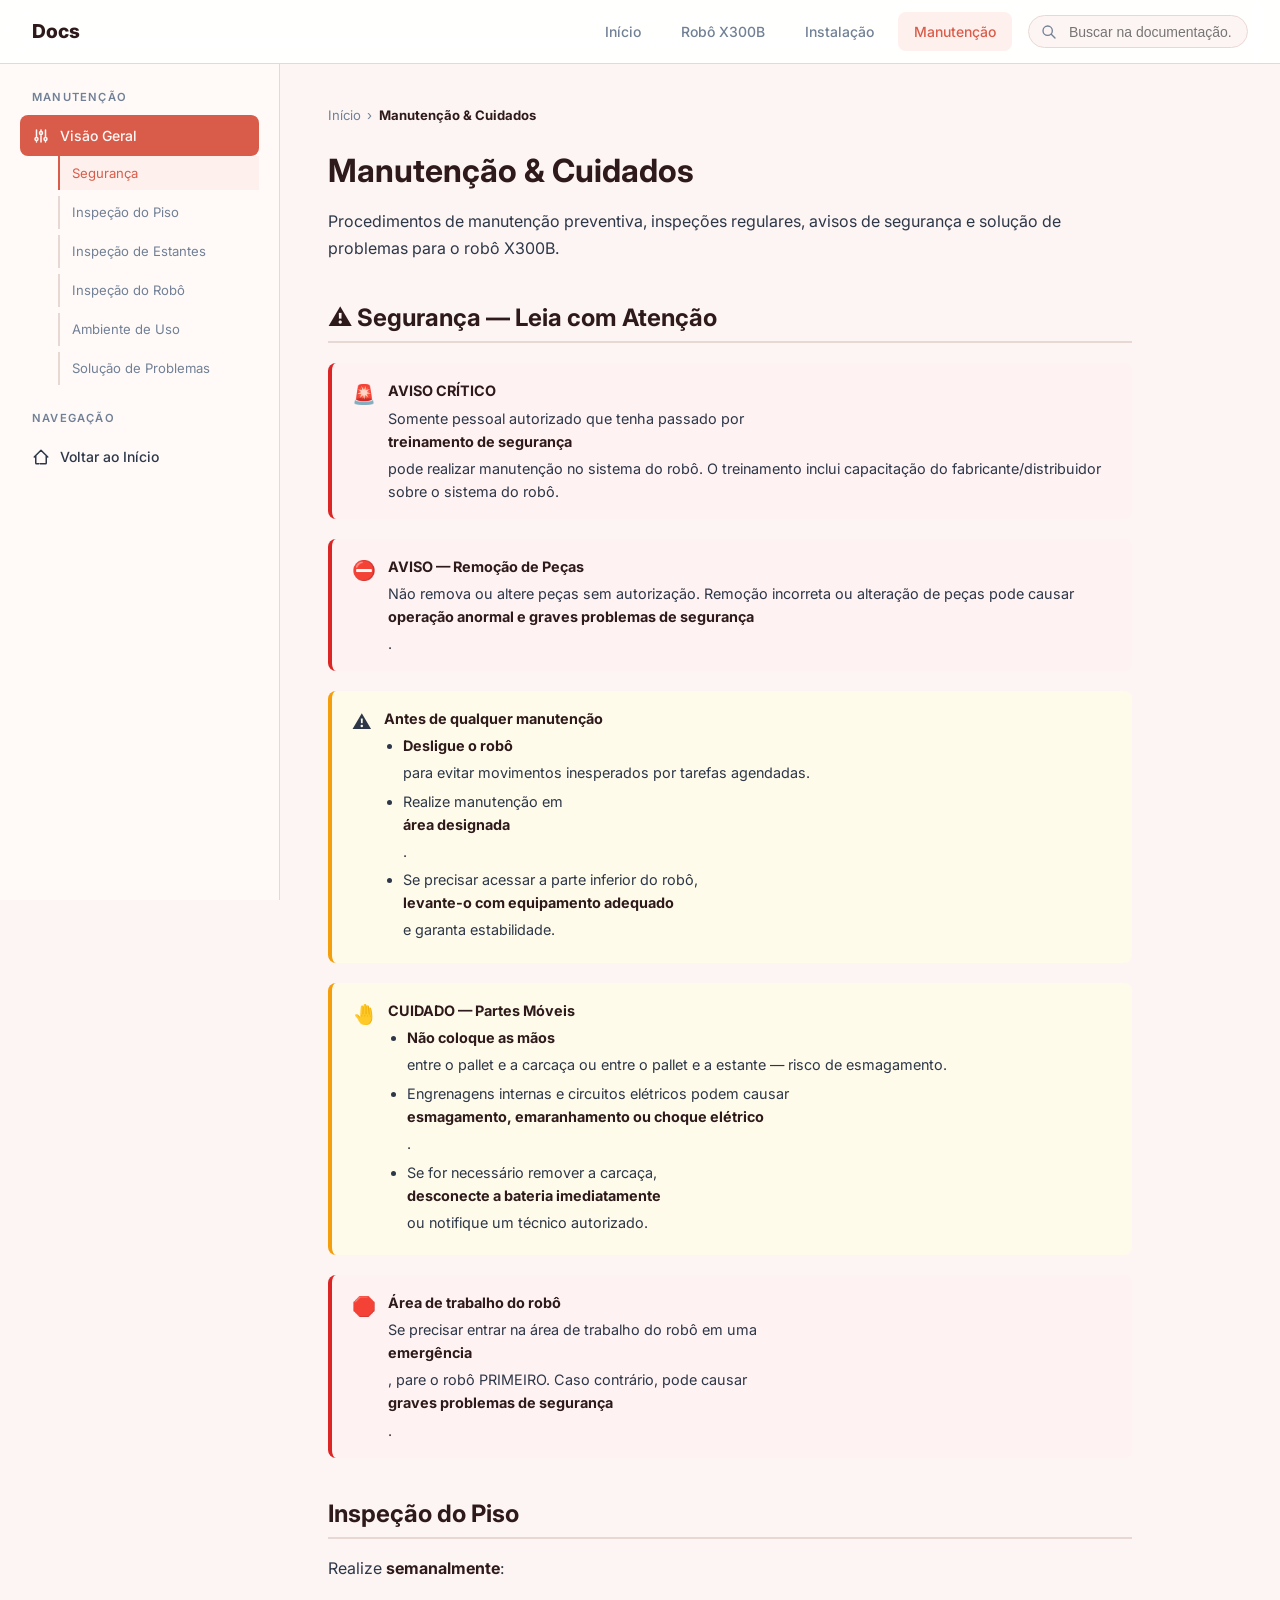
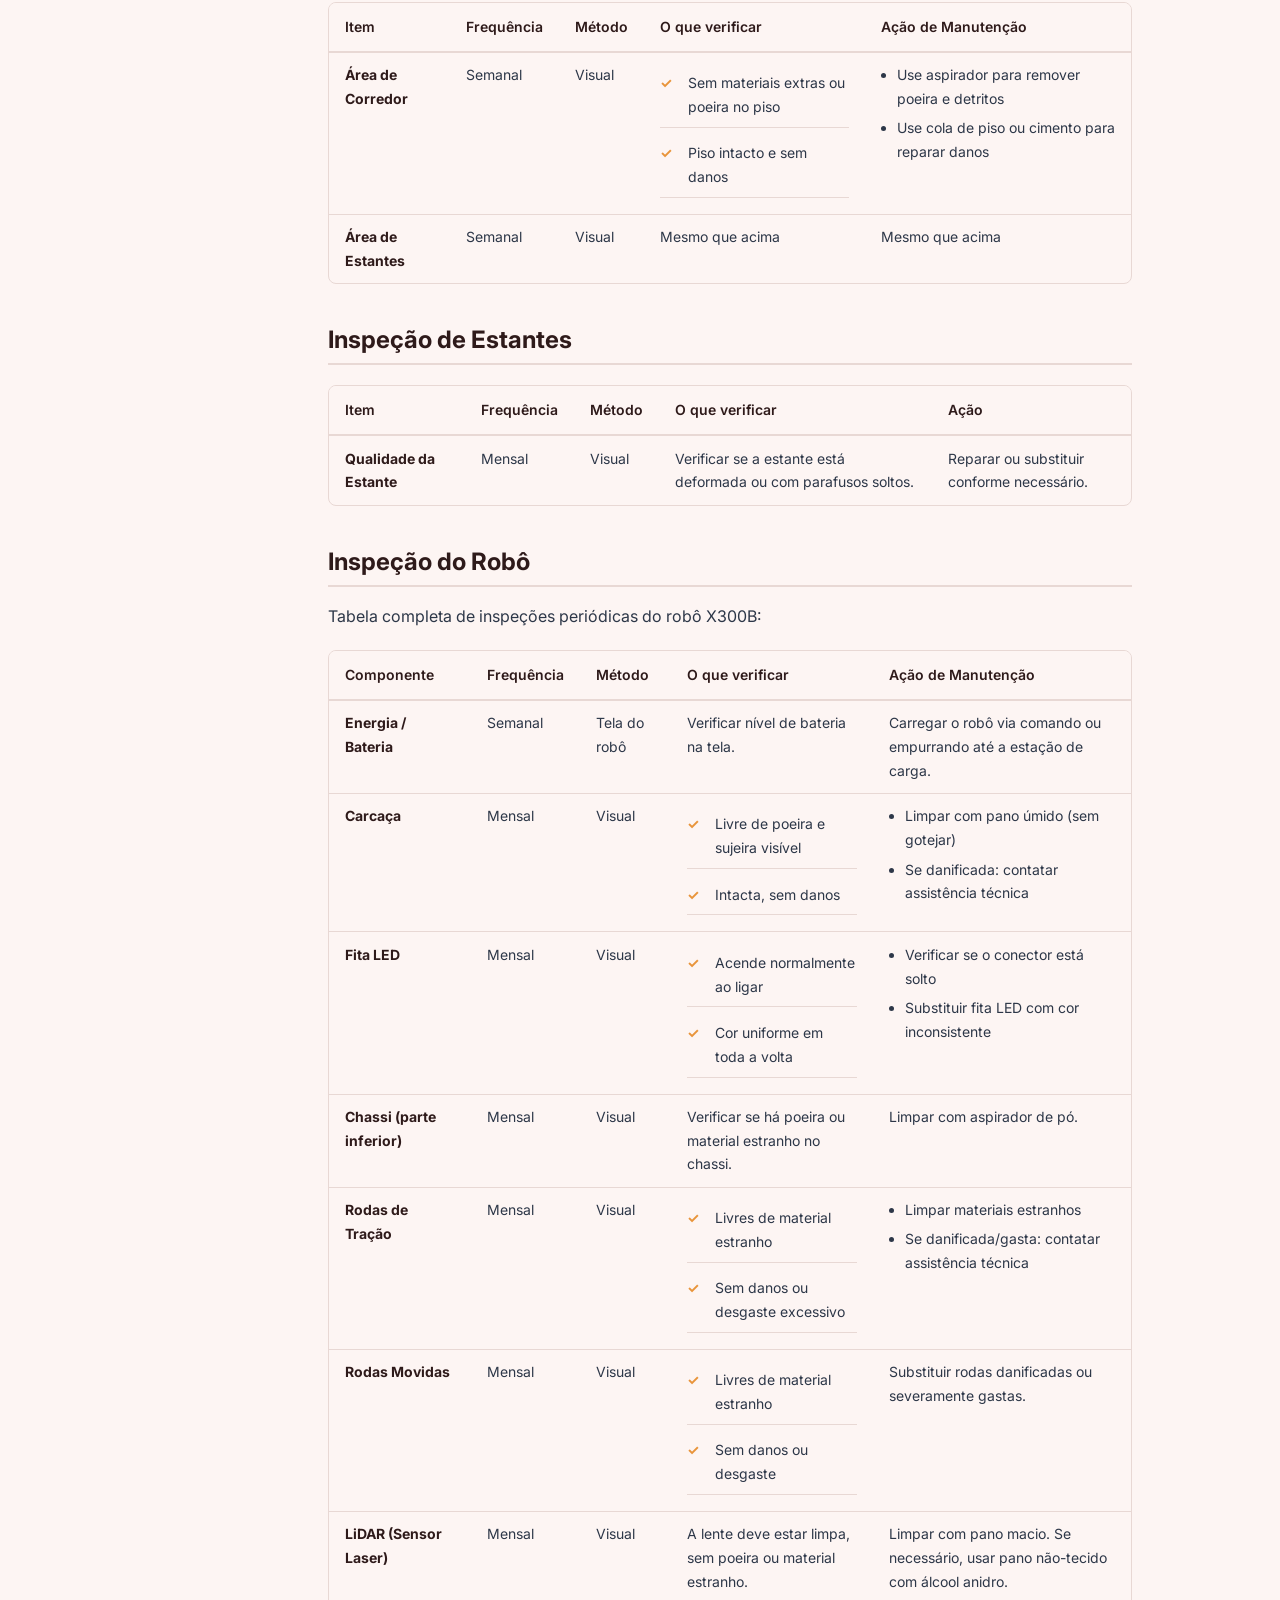
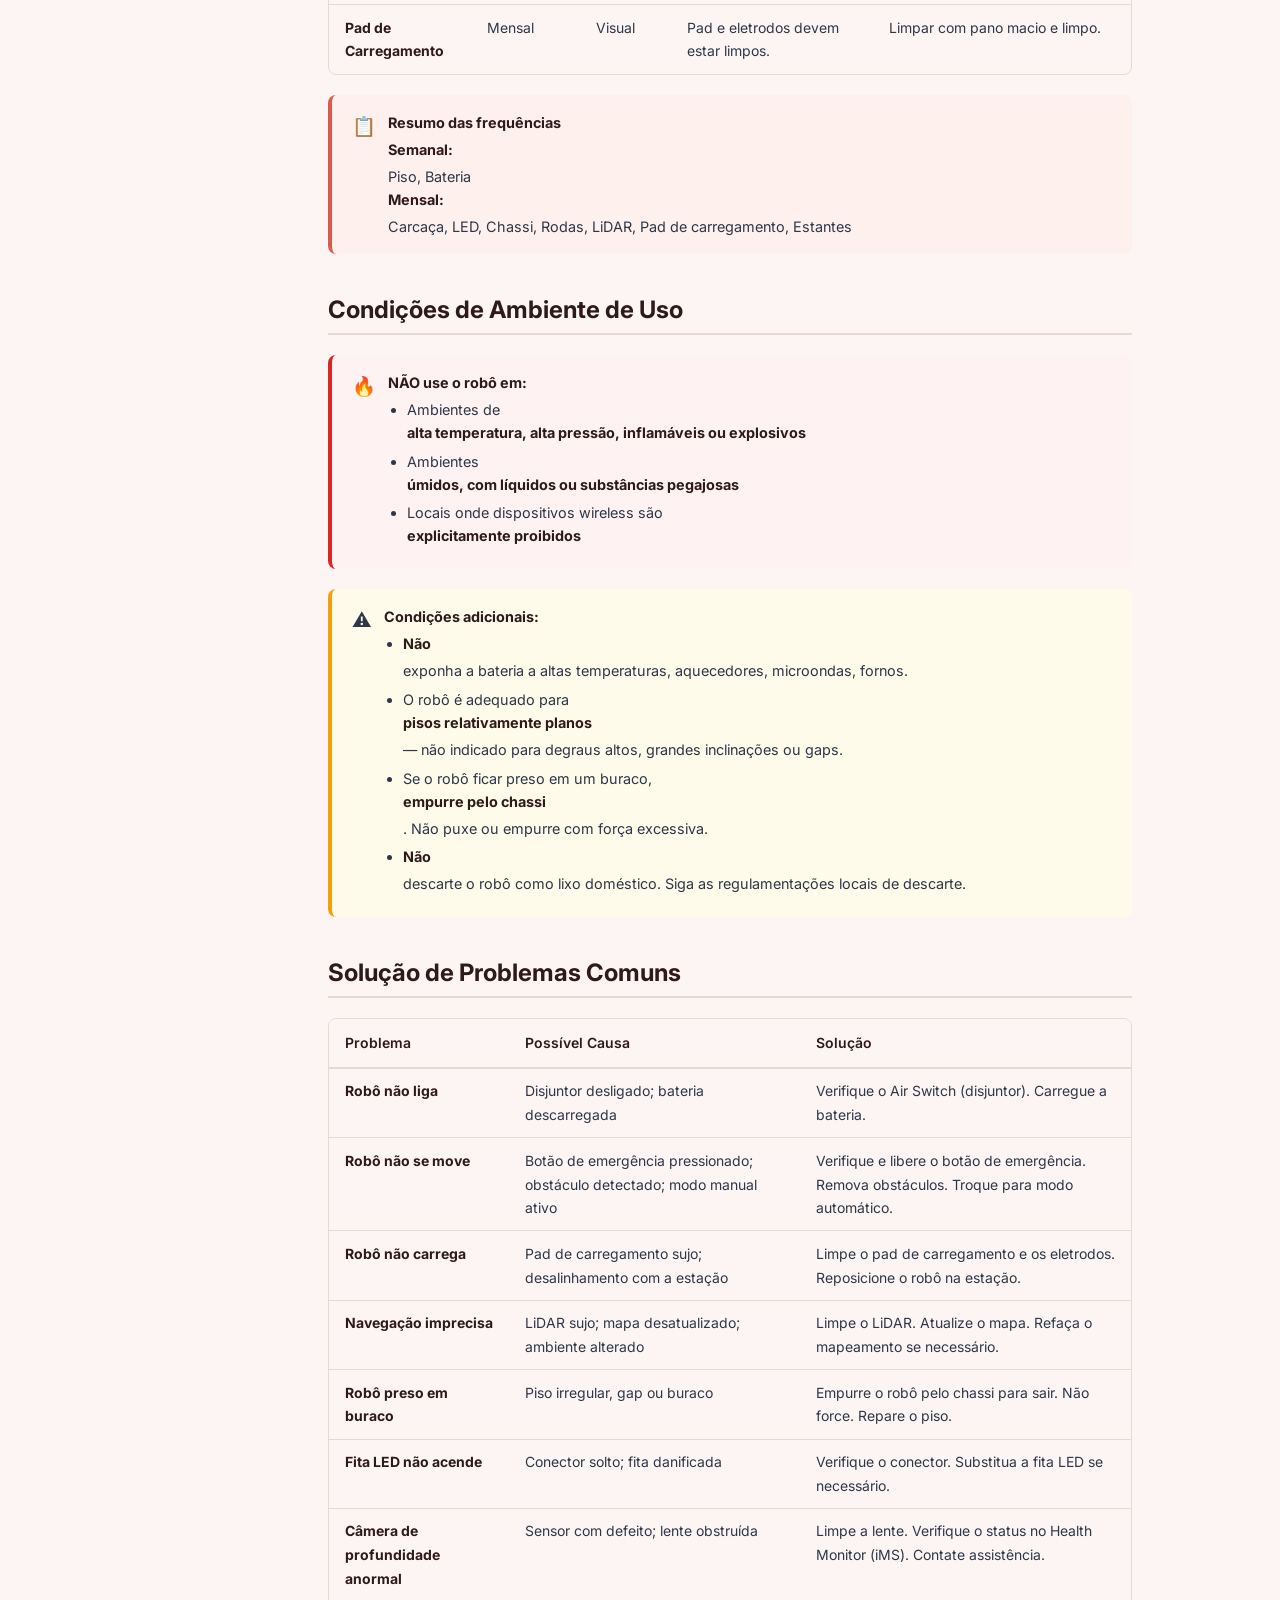
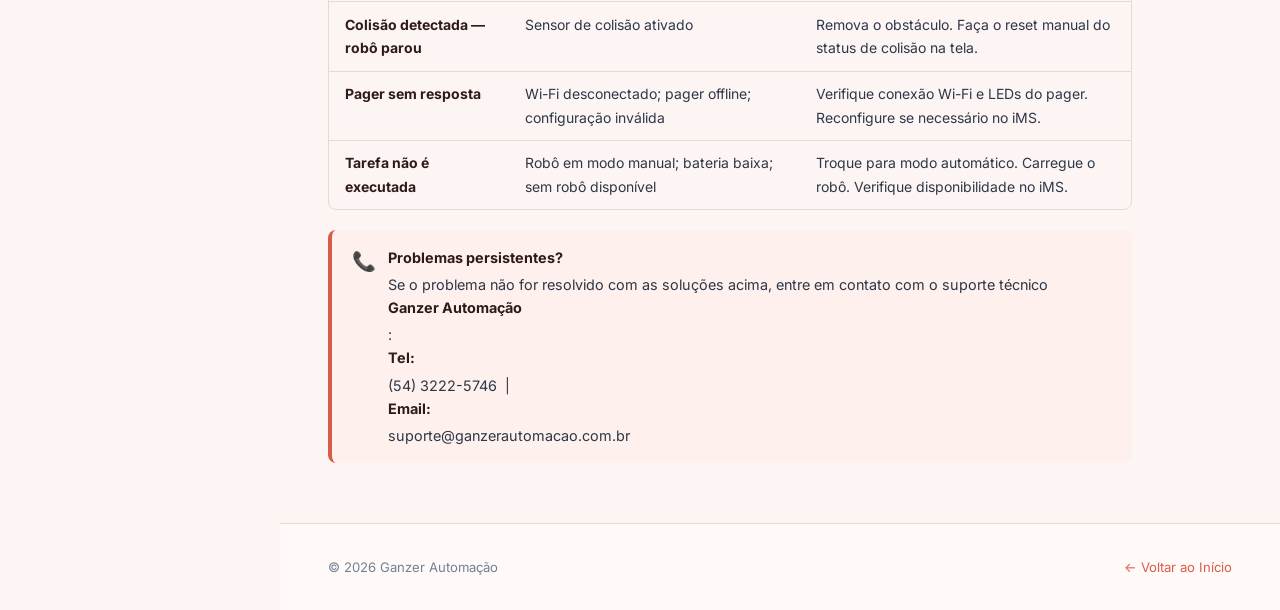
<file: docs/maintenance.html>
<!DOCTYPE html>
<html lang="pt-BR">
<head>
  <meta charset="UTF-8">
  <meta name="viewport" content="width=device-width, initial-scale=1.0">
  <title>Manutenção & Cuidados — Documentação</title>
  <link href="https://fonts.googleapis.com/css2?family=Inter:wght@400;500;600;700;800;900&display=swap" rel="stylesheet">
  <link rel="stylesheet" href="css/style.css">
</head>
<body>

  <header class="header">
    <button class="menu-toggle" aria-label="Menu"><span></span><span></span><span></span></button>
    <a href="index.html" class="header__logo">
      Docs
    </a>
    <nav class="header__nav">
      <a href="index.html">Início</a>
      <a href="robot-x300b.html">Robô X300B</a>
      <a href="installation.html">Instalação</a>
      <a href="maintenance.html" class="active">Manutenção</a>
    </nav>
    <div class="header__search">
      <svg xmlns="http://www.w3.org/2000/svg" fill="none" viewBox="0 0 24 24" stroke="currentColor" stroke-width="2"><path stroke-linecap="round" stroke-linejoin="round" d="M21 21l-6-6m2-5a7 7 0 11-14 0 7 7 0 0114 0z"/></svg>
      <input type="text" placeholder="Buscar na documentação...">
    </div>
  </header>

  <div class="search-results"><div class="search-results__panel"></div></div>

  <div class="layout">

    <aside class="sidebar">
      <div class="sidebar__section">
        <div class="sidebar__title">Manutenção</div>
        <a href="maintenance.html" class="sidebar__link active">
          <svg xmlns="http://www.w3.org/2000/svg" fill="none" viewBox="0 0 24 24" stroke="currentColor" stroke-width="2"><path stroke-linecap="round" stroke-linejoin="round" d="M12 6V4m0 2a2 2 0 100 4m0-4a2 2 0 110 4m-6 8a2 2 0 100-4m0 4a2 2 0 110-4m0 4v2m0-6V4m6 6v10m6-2a2 2 0 100-4m0 4a2 2 0 110-4m0 4v2m0-6V4"/></svg>
          Visão Geral
        </a>
        <ul class="sidebar__sublinks">
          <li><a href="#safety">Segurança</a></li>
          <li><a href="#floor">Inspeção do Piso</a></li>
          <li><a href="#shelf-inspection">Inspeção de Estantes</a></li>
          <li><a href="#robot-inspection">Inspeção do Robô</a></li>
          <li><a href="#environment">Ambiente de Uso</a></li>
          <li><a href="#troubleshooting">Solução de Problemas</a></li>
        </ul>
      </div>

      <div class="sidebar__section">
        <div class="sidebar__title">Navegação</div>
        <a href="index.html" class="sidebar__link">
          <svg xmlns="http://www.w3.org/2000/svg" fill="none" viewBox="0 0 24 24" stroke="currentColor" stroke-width="2"><path stroke-linecap="round" stroke-linejoin="round" d="M3 12l2-2m0 0l7-7 7 7M5 10v10a1 1 0 001 1h3m10-11l2 2m-2-2v10a1 1 0 01-1 1h-3m-4 0h4"/></svg>
          Voltar ao Início
        </a>
      </div>
    </aside>

    <main class="main">

      <div class="breadcrumb">
        <a href="index.html">Início</a>
        <span>›</span>
        <strong>Manutenção & Cuidados</strong>
      </div>

      <h1>Manutenção & Cuidados</h1>
      <p>Procedimentos de manutenção preventiva, inspeções regulares, avisos de segurança e solução de problemas para o robô X300B.</p>

      <!-- ══ SAFETY ══ -->
      <h2 id="safety">⚠️ Segurança — Leia com Atenção</h2>

      <div class="callout callout--danger">
        <div class="callout__icon">🚨</div>
        <div>
          <strong>AVISO CRÍTICO</strong>
          <p>Somente pessoal autorizado que tenha passado por <strong>treinamento de segurança</strong> pode realizar manutenção no sistema do robô. O treinamento inclui capacitação do fabricante/distribuidor sobre o sistema do robô.</p>
        </div>
      </div>

      <div class="callout callout--danger">
        <div class="callout__icon">⛔</div>
        <div>
          <strong>AVISO — Remoção de Peças</strong>
          <p>Não remova ou altere peças sem autorização. Remoção incorreta ou alteração de peças pode causar <strong>operação anormal e graves problemas de segurança</strong>.</p>
        </div>
      </div>

      <div class="callout callout--warning">
        <div class="callout__icon">⚠️</div>
        <div>
          <strong>Antes de qualquer manutenção</strong>
          <ul style="margin:0; padding-left:1.2rem;">
            <li><strong>Desligue o robô</strong> para evitar movimentos inesperados por tarefas agendadas.</li>
            <li>Realize manutenção em <strong>área designada</strong>.</li>
            <li>Se precisar acessar a parte inferior do robô, <strong>levante-o com equipamento adequado</strong> e garanta estabilidade.</li>
          </ul>
        </div>
      </div>

      <div class="callout callout--warning">
        <div class="callout__icon">🤚</div>
        <div>
          <strong>CUIDADO — Partes Móveis</strong>
          <ul style="margin:0; padding-left:1.2rem;">
            <li><strong>Não coloque as mãos</strong> entre o pallet e a carcaça ou entre o pallet e a estante — risco de esmagamento.</li>
            <li>Engrenagens internas e circuitos elétricos podem causar <strong>esmagamento, emaranhamento ou choque elétrico</strong>.</li>
            <li>Se for necessário remover a carcaça, <strong>desconecte a bateria imediatamente</strong> ou notifique um técnico autorizado.</li>
          </ul>
        </div>
      </div>

      <div class="callout callout--danger">
        <div class="callout__icon">🛑</div>
        <div>
          <strong>Área de trabalho do robô</strong>
          <p>Se precisar entrar na área de trabalho do robô em uma <strong>emergência</strong>, pare o robô PRIMEIRO. Caso contrário, pode causar <strong>graves problemas de segurança</strong>.</p>
        </div>
      </div>

      <!-- ══ FLOOR INSPECTION ══ -->
      <h2 id="floor">Inspeção do Piso</h2>
      <p>Realize <strong>semanalmente</strong>:</p>

      <div class="table-wrap">
        <table>
          <thead>
            <tr><th>Item</th><th>Frequência</th><th>Método</th><th>O que verificar</th><th>Ação de Manutenção</th></tr>
          </thead>
          <tbody>
            <tr>
              <td><strong>Área de Corredor</strong></td>
              <td>Semanal</td>
              <td>Visual</td>
              <td>
                <ul class="checklist" style="margin:0;">
                  <li>Sem materiais extras ou poeira no piso</li>
                  <li>Piso intacto e sem danos</li>
                </ul>
              </td>
              <td>
                <ul style="margin:0; padding-left:1rem;">
                  <li>Use aspirador para remover poeira e detritos</li>
                  <li>Use cola de piso ou cimento para reparar danos</li>
                </ul>
              </td>
            </tr>
            <tr>
              <td><strong>Área de Estantes</strong></td>
              <td>Semanal</td>
              <td>Visual</td>
              <td>Mesmo que acima</td>
              <td>Mesmo que acima</td>
            </tr>
          </tbody>
        </table>
      </div>

      <!-- ══ SHELF INSPECTION ══ -->
      <h2 id="shelf-inspection">Inspeção de Estantes</h2>

      <div class="table-wrap">
        <table>
          <thead>
            <tr><th>Item</th><th>Frequência</th><th>Método</th><th>O que verificar</th><th>Ação</th></tr>
          </thead>
          <tbody>
            <tr>
              <td><strong>Qualidade da Estante</strong></td>
              <td>Mensal</td>
              <td>Visual</td>
              <td>Verificar se a estante está deformada ou com parafusos soltos.</td>
              <td>Reparar ou substituir conforme necessário.</td>
            </tr>
          </tbody>
        </table>
      </div>

      <!-- ══ ROBOT INSPECTION ══ -->
      <h2 id="robot-inspection">Inspeção do Robô</h2>
      <p>Tabela completa de inspeções periódicas do robô X300B:</p>

      <div class="table-wrap">
        <table>
          <thead>
            <tr><th>Componente</th><th>Frequência</th><th>Método</th><th>O que verificar</th><th>Ação de Manutenção</th></tr>
          </thead>
          <tbody>
            <tr>
              <td><strong>Energia / Bateria</strong></td>
              <td>Semanal</td>
              <td>Tela do robô</td>
              <td>Verificar nível de bateria na tela.</td>
              <td>Carregar o robô via comando ou empurrando até a estação de carga.</td>
            </tr>
            <tr>
              <td><strong>Carcaça</strong></td>
              <td>Mensal</td>
              <td>Visual</td>
              <td>
                <ul class="checklist" style="margin:0;">
                  <li>Livre de poeira e sujeira visível</li>
                  <li>Intacta, sem danos</li>
                </ul>
              </td>
              <td>
                <ul style="margin:0; padding-left:1rem;">
                  <li>Limpar com pano úmido (sem gotejar)</li>
                  <li>Se danificada: contatar assistência técnica</li>
                </ul>
              </td>
            </tr>
            <tr>
              <td><strong>Fita LED</strong></td>
              <td>Mensal</td>
              <td>Visual</td>
              <td>
                <ul class="checklist" style="margin:0;">
                  <li>Acende normalmente ao ligar</li>
                  <li>Cor uniforme em toda a volta</li>
                </ul>
              </td>
              <td>
                <ul style="margin:0; padding-left:1rem;">
                  <li>Verificar se o conector está solto</li>
                  <li>Substituir fita LED com cor inconsistente</li>
                </ul>
              </td>
            </tr>
            <tr>
              <td><strong>Chassi (parte inferior)</strong></td>
              <td>Mensal</td>
              <td>Visual</td>
              <td>Verificar se há poeira ou material estranho no chassi.</td>
              <td>Limpar com aspirador de pó.</td>
            </tr>
            <tr id="wheels">
              <td><strong>Rodas de Tração</strong></td>
              <td>Mensal</td>
              <td>Visual</td>
              <td>
                <ul class="checklist" style="margin:0;">
                  <li>Livres de material estranho</li>
                  <li>Sem danos ou desgaste excessivo</li>
                </ul>
              </td>
              <td>
                <ul style="margin:0; padding-left:1rem;">
                  <li>Limpar materiais estranhos</li>
                  <li>Se danificada/gasta: contatar assistência técnica</li>
                </ul>
              </td>
            </tr>
            <tr>
              <td><strong>Rodas Movidas</strong></td>
              <td>Mensal</td>
              <td>Visual</td>
              <td>
                <ul class="checklist" style="margin:0;">
                  <li>Livres de material estranho</li>
                  <li>Sem danos ou desgaste</li>
                </ul>
              </td>
              <td>Substituir rodas danificadas ou severamente gastas.</td>
            </tr>
            <tr id="lidar">
              <td><strong>LiDAR (Sensor Laser)</strong></td>
              <td>Mensal</td>
              <td>Visual</td>
              <td>A lente deve estar limpa, sem poeira ou material estranho.</td>
              <td>Limpar com pano macio. Se necessário, usar pano não-tecido com álcool anidro.</td>
            </tr>
            <tr>
              <td><strong>Pad de Carregamento</strong></td>
              <td>Mensal</td>
              <td>Visual</td>
              <td>Pad e eletrodos devem estar limpos.</td>
              <td>Limpar com pano macio e limpo.</td>
            </tr>
          </tbody>
        </table>
      </div>

      <div class="callout callout--info">
        <div class="callout__icon">📋</div>
        <div>
          <strong>Resumo das frequências</strong>
          <p><strong>Semanal:</strong> Piso, Bateria<br>
          <strong>Mensal:</strong> Carcaça, LED, Chassi, Rodas, LiDAR, Pad de carregamento, Estantes</p>
        </div>
      </div>

      <!-- ══ ENVIRONMENT ══ -->
      <h2 id="environment">Condições de Ambiente de Uso</h2>

      <div class="callout callout--danger">
        <div class="callout__icon">🔥</div>
        <div>
          <strong>NÃO use o robô em:</strong>
          <ul style="margin:0; padding-left:1.2rem;">
            <li>Ambientes de <strong>alta temperatura, alta pressão, inflamáveis ou explosivos</strong></li>
            <li>Ambientes <strong>úmidos, com líquidos ou substâncias pegajosas</strong></li>
            <li>Locais onde dispositivos wireless são <strong>explicitamente proibidos</strong></li>
          </ul>
        </div>
      </div>

      <div class="callout callout--warning">
        <div class="callout__icon">⚠️</div>
        <div>
          <strong>Condições adicionais:</strong>
          <ul style="margin:0; padding-left:1.2rem;">
            <li><strong>Não</strong> exponha a bateria a altas temperaturas, aquecedores, microondas, fornos.</li>
            <li>O robô é adequado para <strong>pisos relativamente planos</strong> — não indicado para degraus altos, grandes inclinações ou gaps.</li>
            <li>Se o robô ficar preso em um buraco, <strong>empurre pelo chassi</strong>. Não puxe ou empurre com força excessiva.</li>
            <li><strong>Não</strong> descarte o robô como lixo doméstico. Siga as regulamentações locais de descarte.</li>
          </ul>
        </div>
      </div>

      <!-- ══ TROUBLESHOOTING ══ -->
      <h2 id="troubleshooting">Solução de Problemas Comuns</h2>

      <div class="table-wrap">
        <table>
          <thead>
            <tr><th>Problema</th><th>Possível Causa</th><th>Solução</th></tr>
          </thead>
          <tbody>
            <tr>
              <td><strong>Robô não liga</strong></td>
              <td>Disjuntor desligado; bateria descarregada</td>
              <td>Verifique o Air Switch (disjuntor). Carregue a bateria.</td>
            </tr>
            <tr>
              <td><strong>Robô não se move</strong></td>
              <td>Botão de emergência pressionado; obstáculo detectado; modo manual ativo</td>
              <td>Verifique e libere o botão de emergência. Remova obstáculos. Troque para modo automático.</td>
            </tr>
            <tr>
              <td><strong>Robô não carrega</strong></td>
              <td>Pad de carregamento sujo; desalinhamento com a estação</td>
              <td>Limpe o pad de carregamento e os eletrodos. Reposicione o robô na estação.</td>
            </tr>
            <tr>
              <td><strong>Navegação imprecisa</strong></td>
              <td>LiDAR sujo; mapa desatualizado; ambiente alterado</td>
              <td>Limpe o LiDAR. Atualize o mapa. Refaça o mapeamento se necessário.</td>
            </tr>
            <tr>
              <td><strong>Robô preso em buraco</strong></td>
              <td>Piso irregular, gap ou buraco</td>
              <td>Empurre o robô pelo chassi para sair. Não force. Repare o piso.</td>
            </tr>
            <tr>
              <td><strong>Fita LED não acende</strong></td>
              <td>Conector solto; fita danificada</td>
              <td>Verifique o conector. Substitua a fita LED se necessário.</td>
            </tr>
            <tr>
              <td><strong>Câmera de profundidade anormal</strong></td>
              <td>Sensor com defeito; lente obstruída</td>
              <td>Limpe a lente. Verifique o status no Health Monitor (iMS). Contate assistência.</td>
            </tr>
            <tr>
              <td><strong>Colisão detectada — robô parou</strong></td>
              <td>Sensor de colisão ativado</td>
              <td>Remova o obstáculo. Faça o reset manual do status de colisão na tela.</td>
            </tr>
            <tr>
              <td><strong>Pager sem resposta</strong></td>
              <td>Wi-Fi desconectado; pager offline; configuração inválida</td>
              <td>Verifique conexão Wi-Fi e LEDs do pager. Reconfigure se necessário no iMS.</td>
            </tr>
            <tr>
              <td><strong>Tarefa não é executada</strong></td>
              <td>Robô em modo manual; bateria baixa; sem robô disponível</td>
              <td>Troque para modo automático. Carregue o robô. Verifique disponibilidade no iMS.</td>
            </tr>
          </tbody>
        </table>
      </div>

      <div class="callout callout--info">
        <div class="callout__icon">📞</div>
        <div>
          <strong>Problemas persistentes?</strong>
          <p>Se o problema não for resolvido com as soluções acima, entre em contato com o suporte técnico <strong>Ganzer Automação</strong>:</p>
          <p><strong>Tel:</strong> (54) 3222-5746 &nbsp;|&nbsp; <strong>Email:</strong> suporte@ganzerautomacao.com.br</p>
        </div>
      </div>

    </main>
  </div>

  <footer class="footer">
    <span>© 2026 Ganzer Automação</span>
    <span><a href="index.html">← Voltar ao Início</a></span>
  </footer>

  <script src="js/main.js"></script>
</body>
</html>
</file>
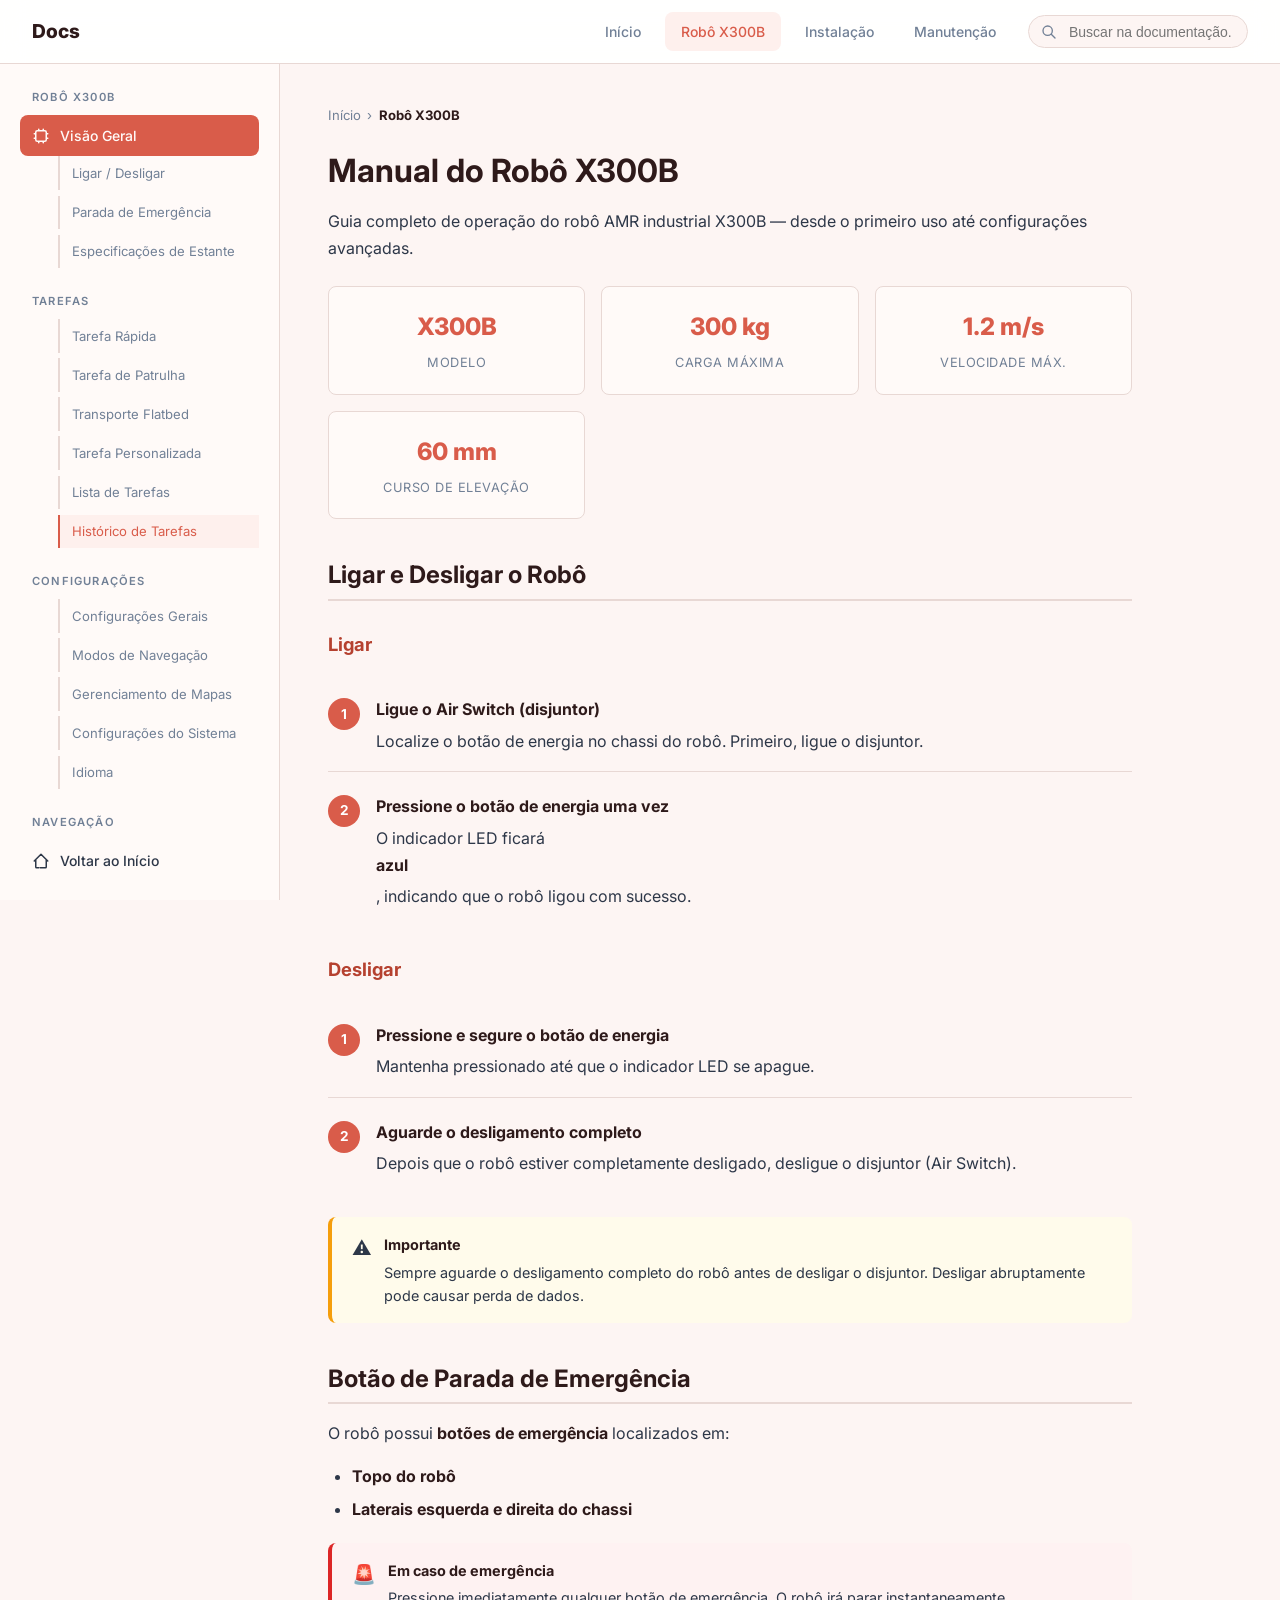
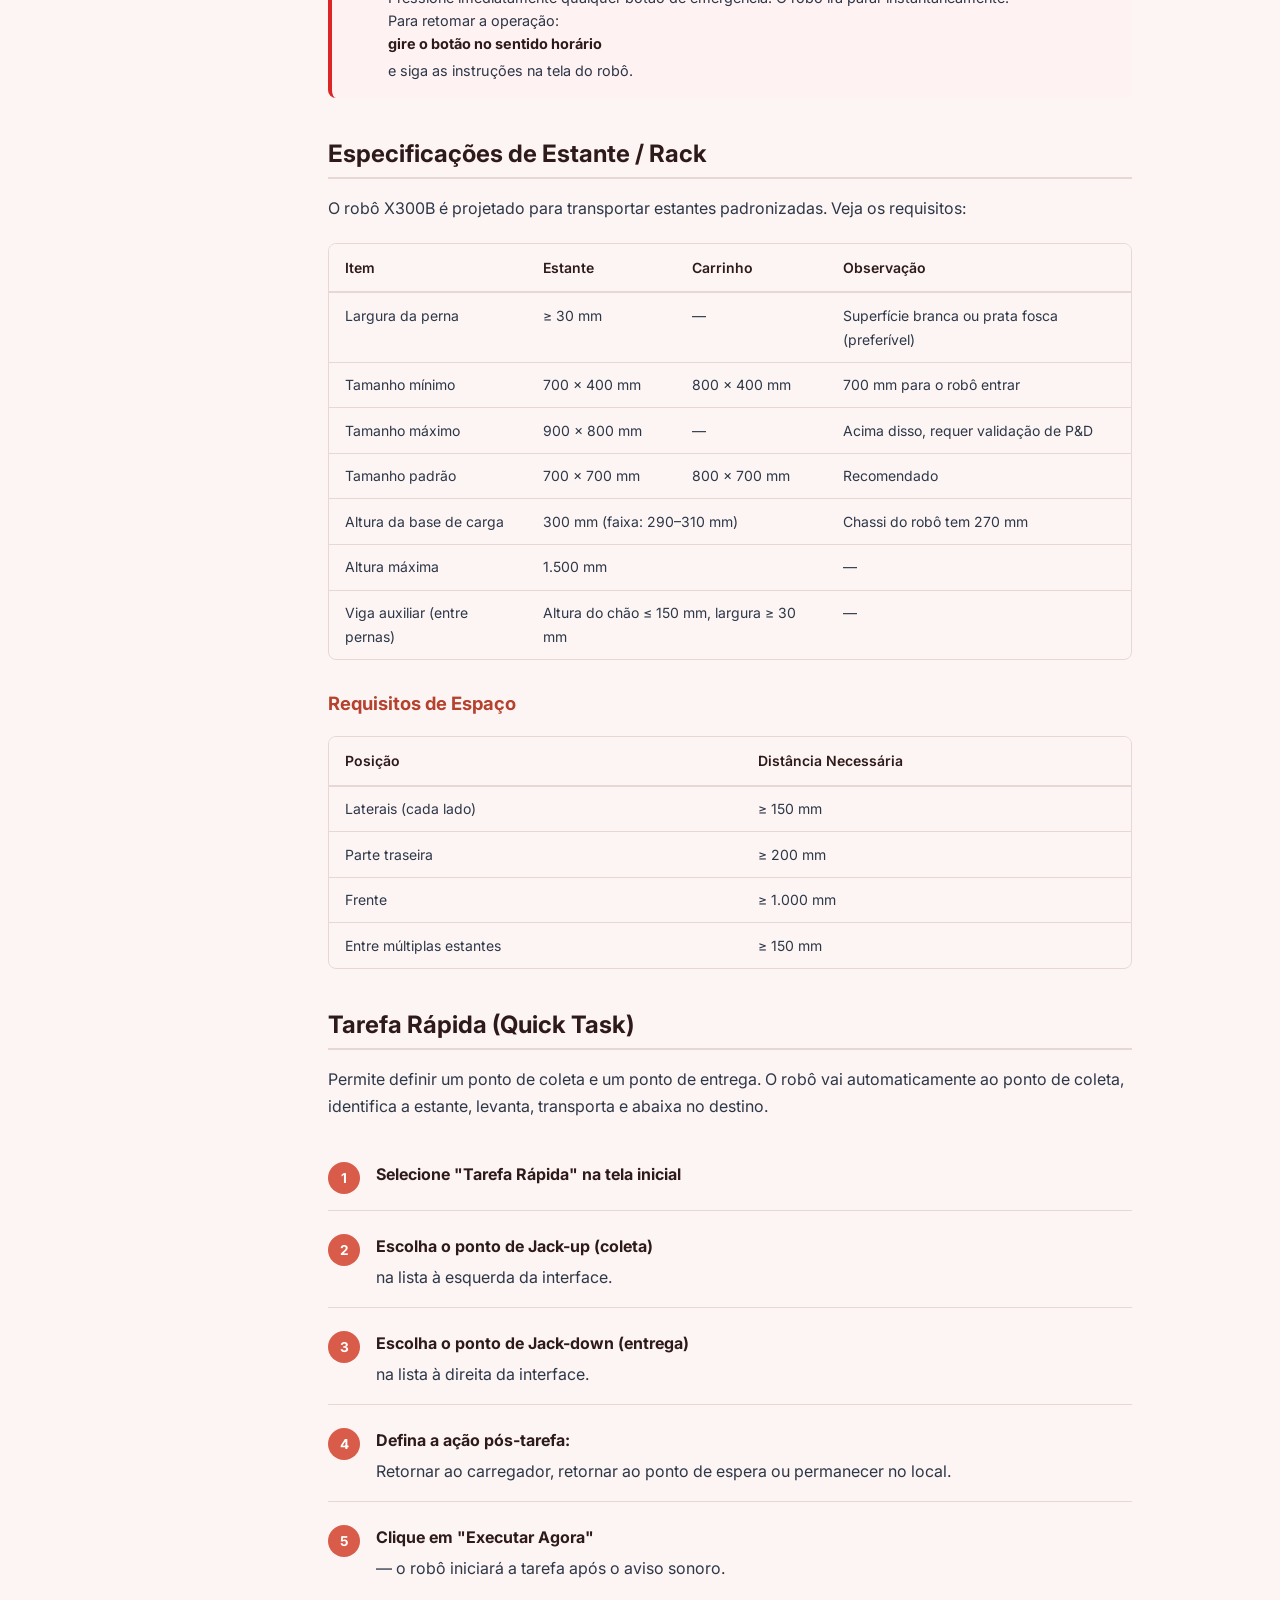
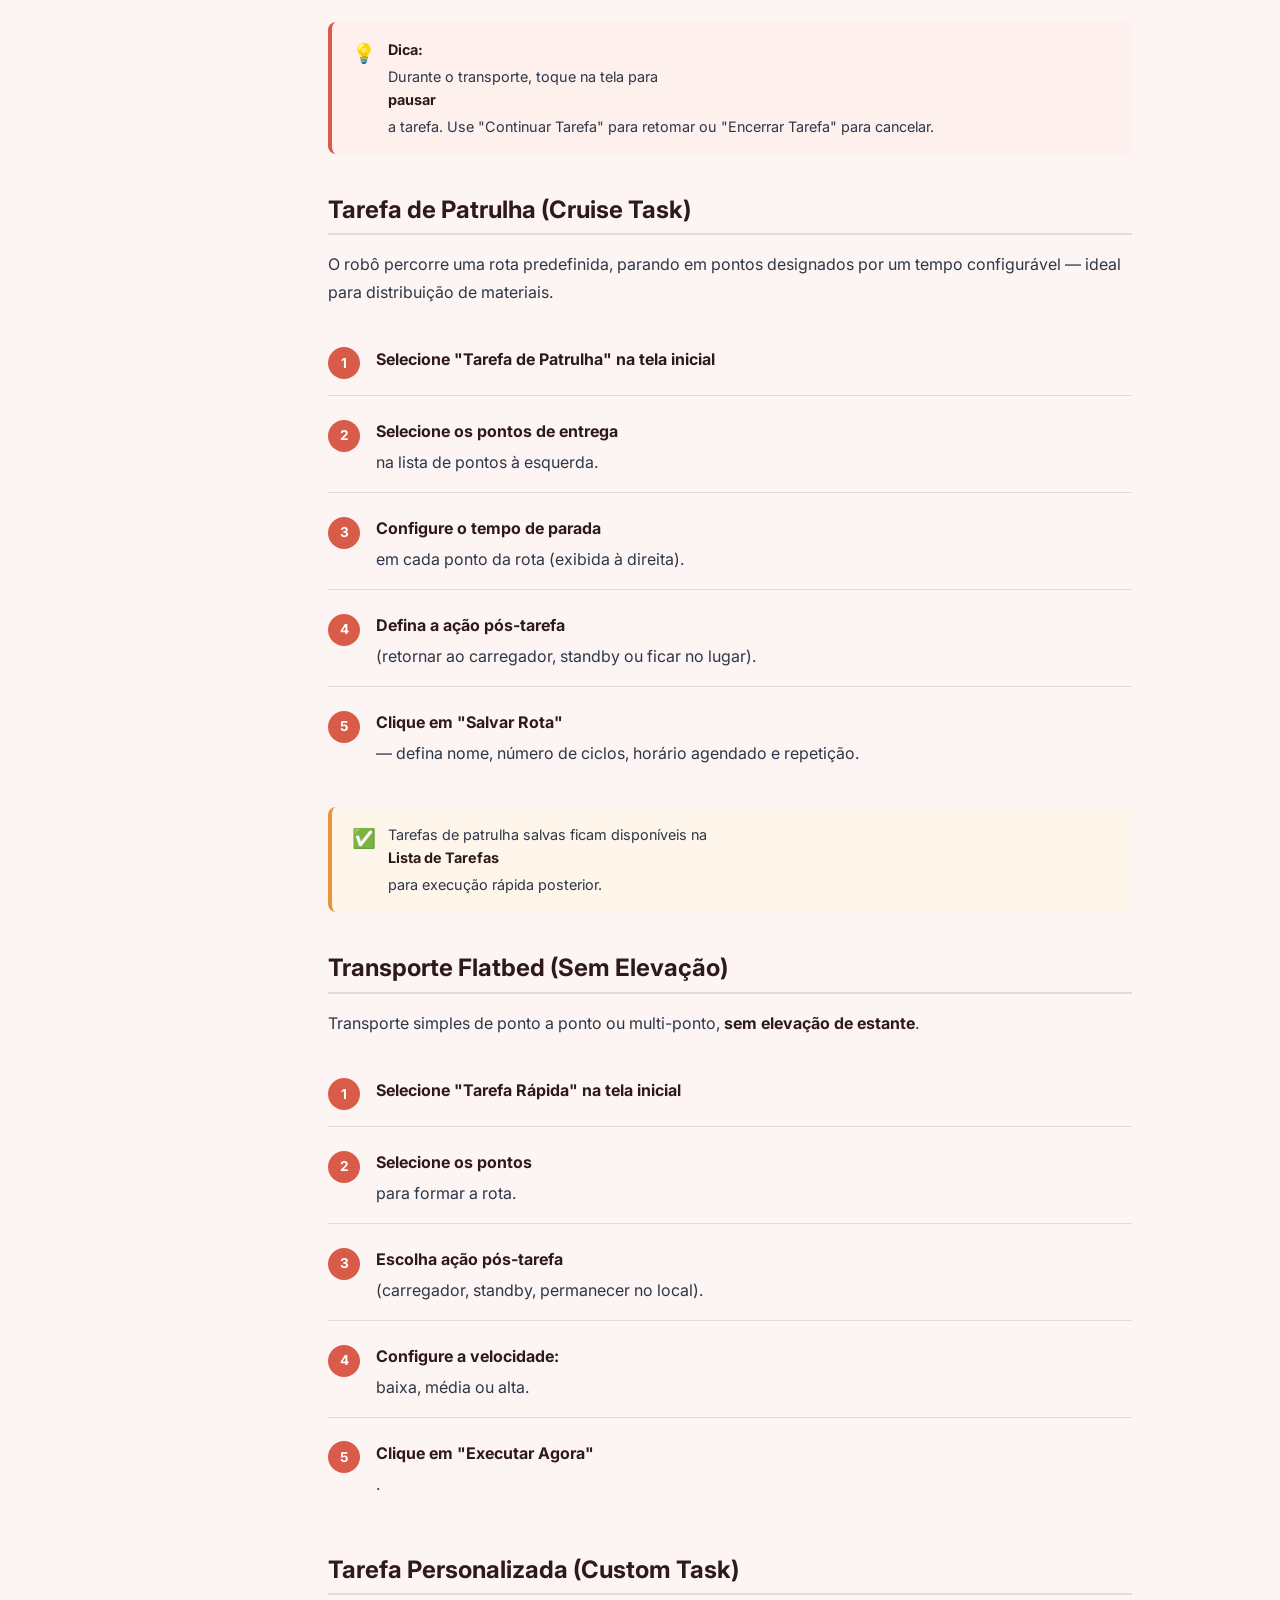
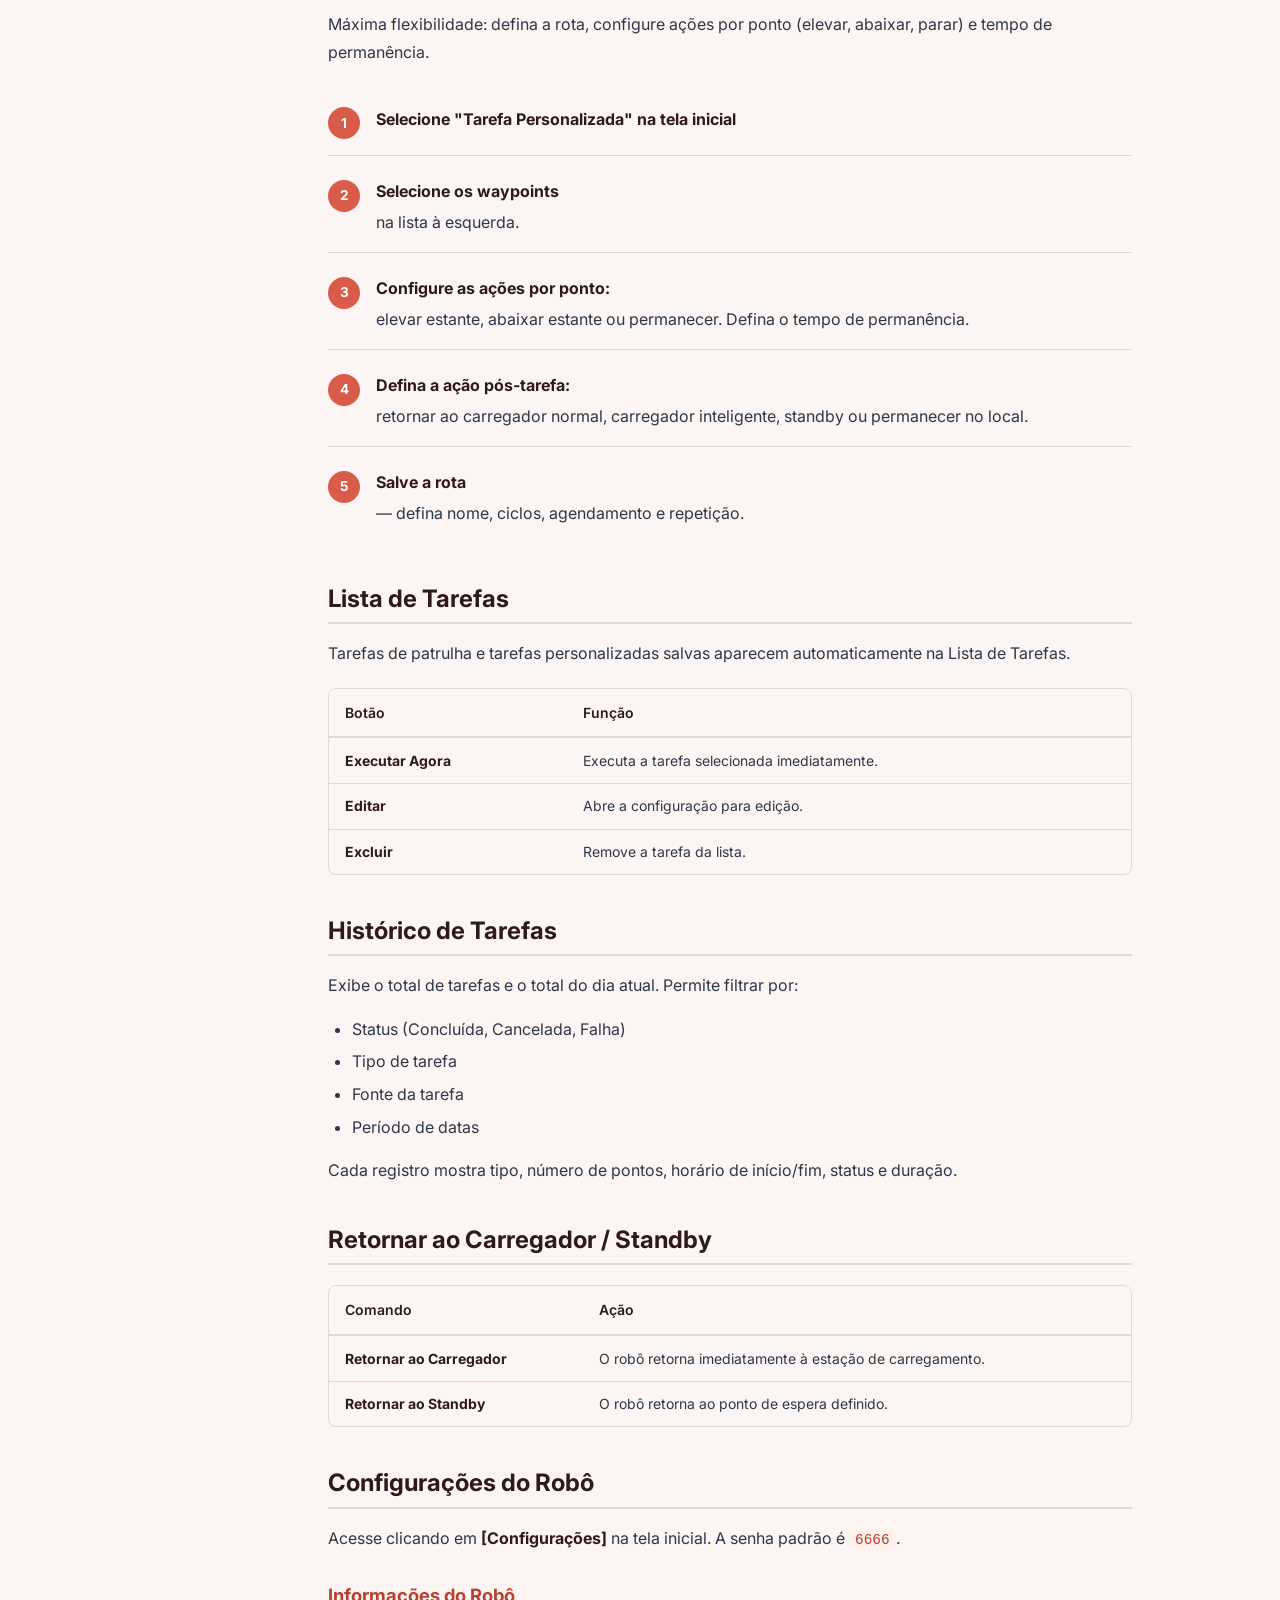
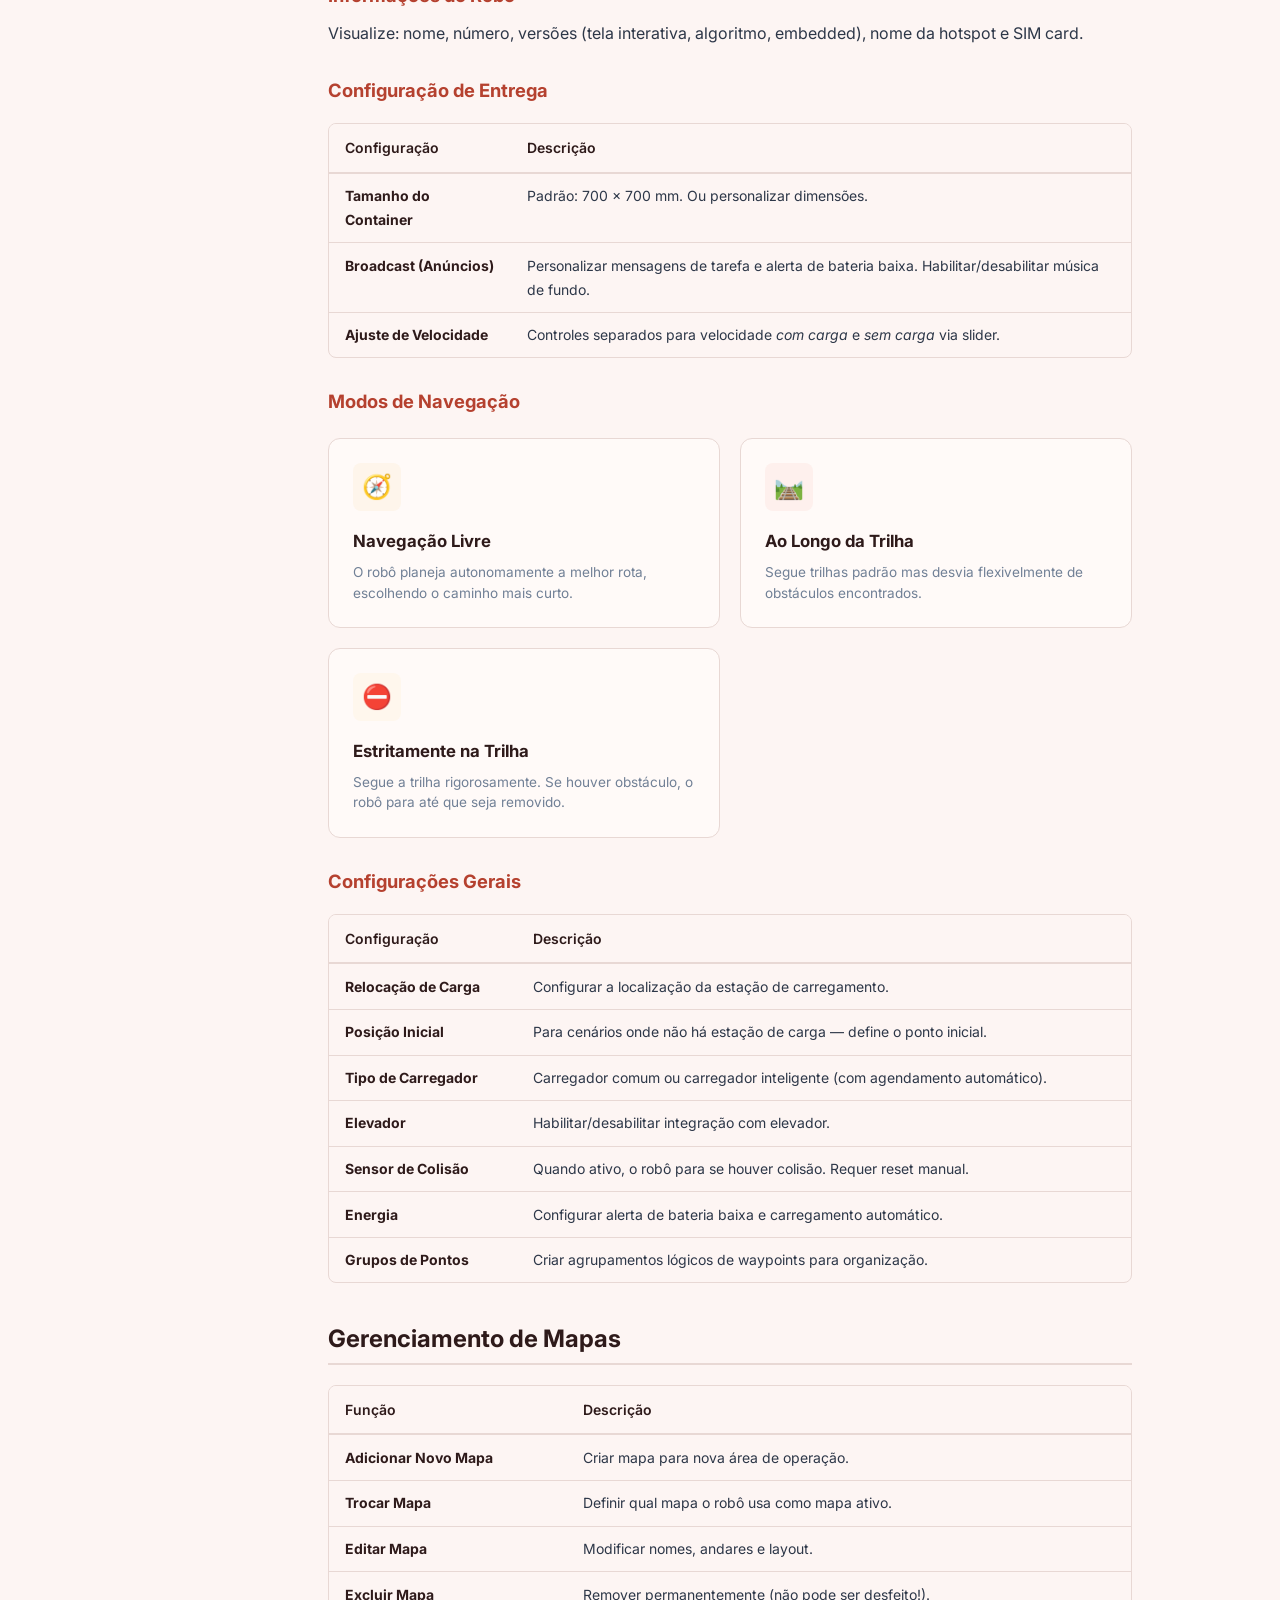
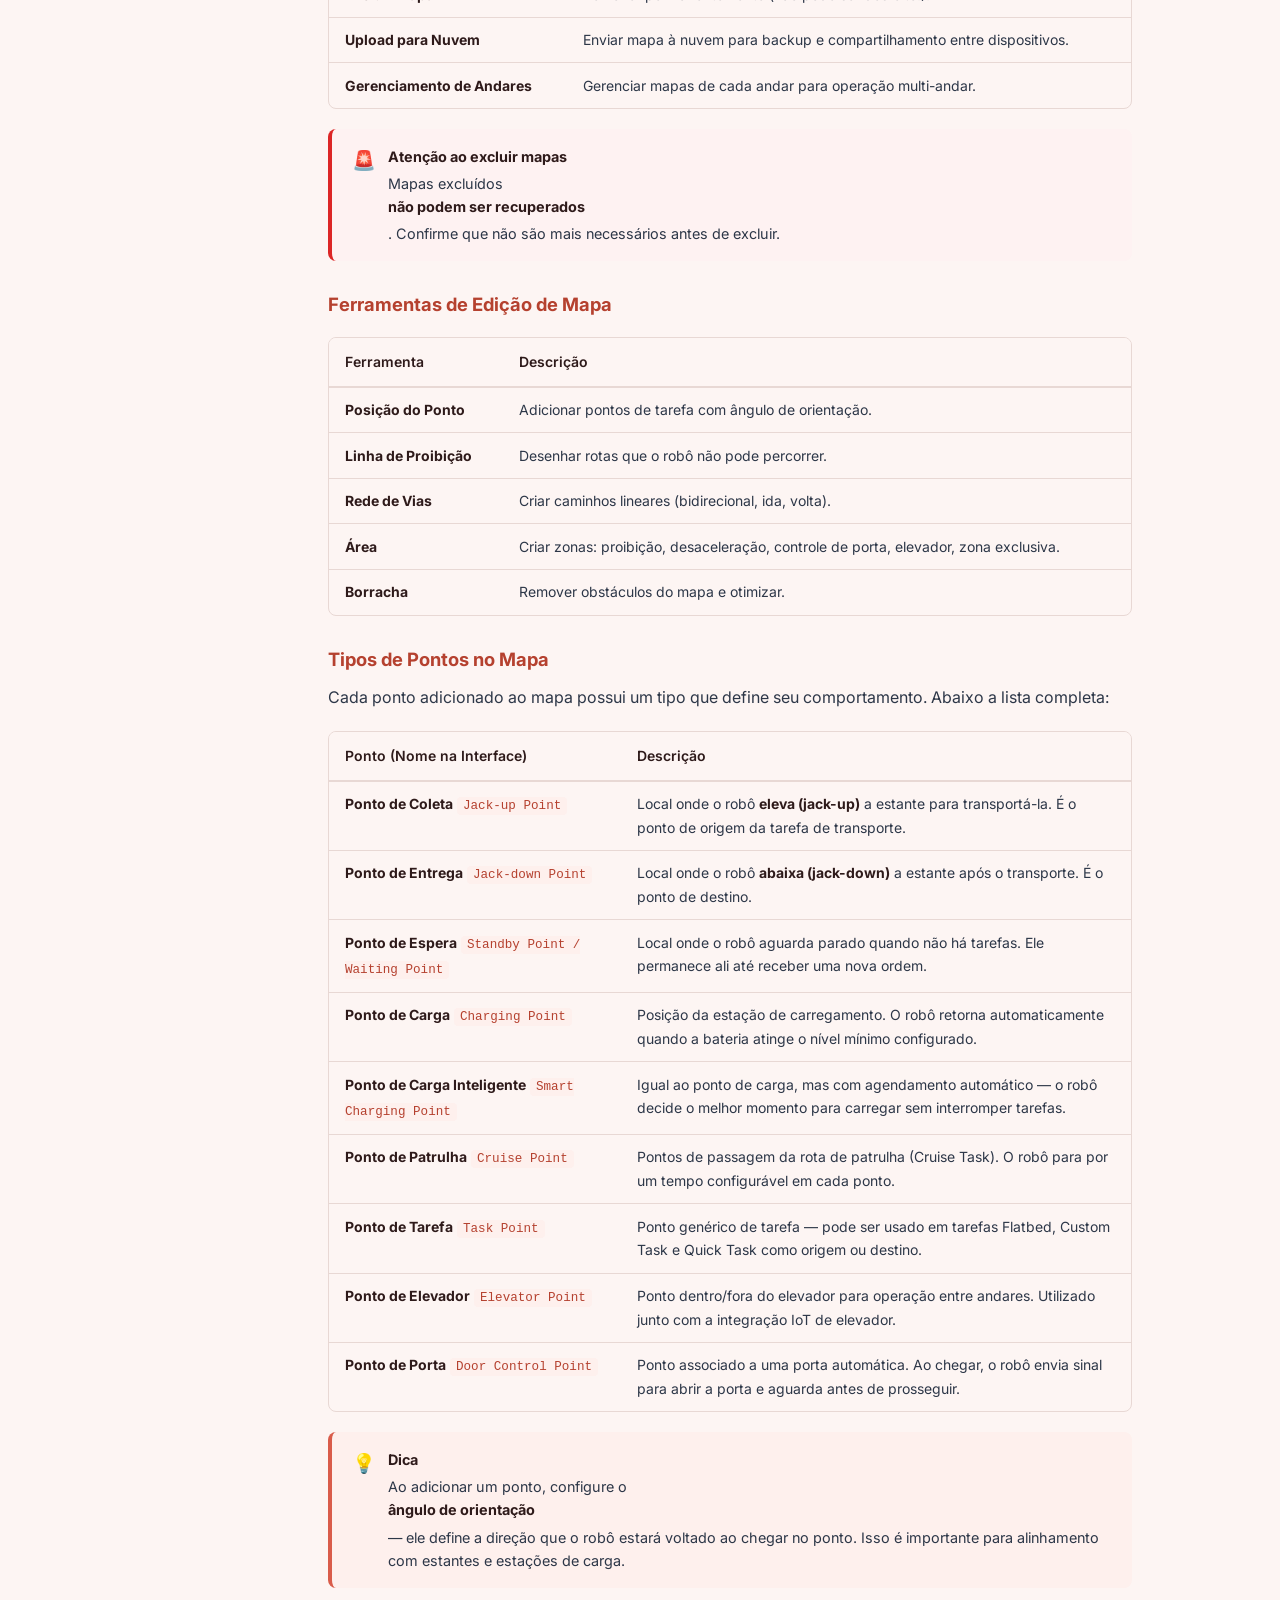
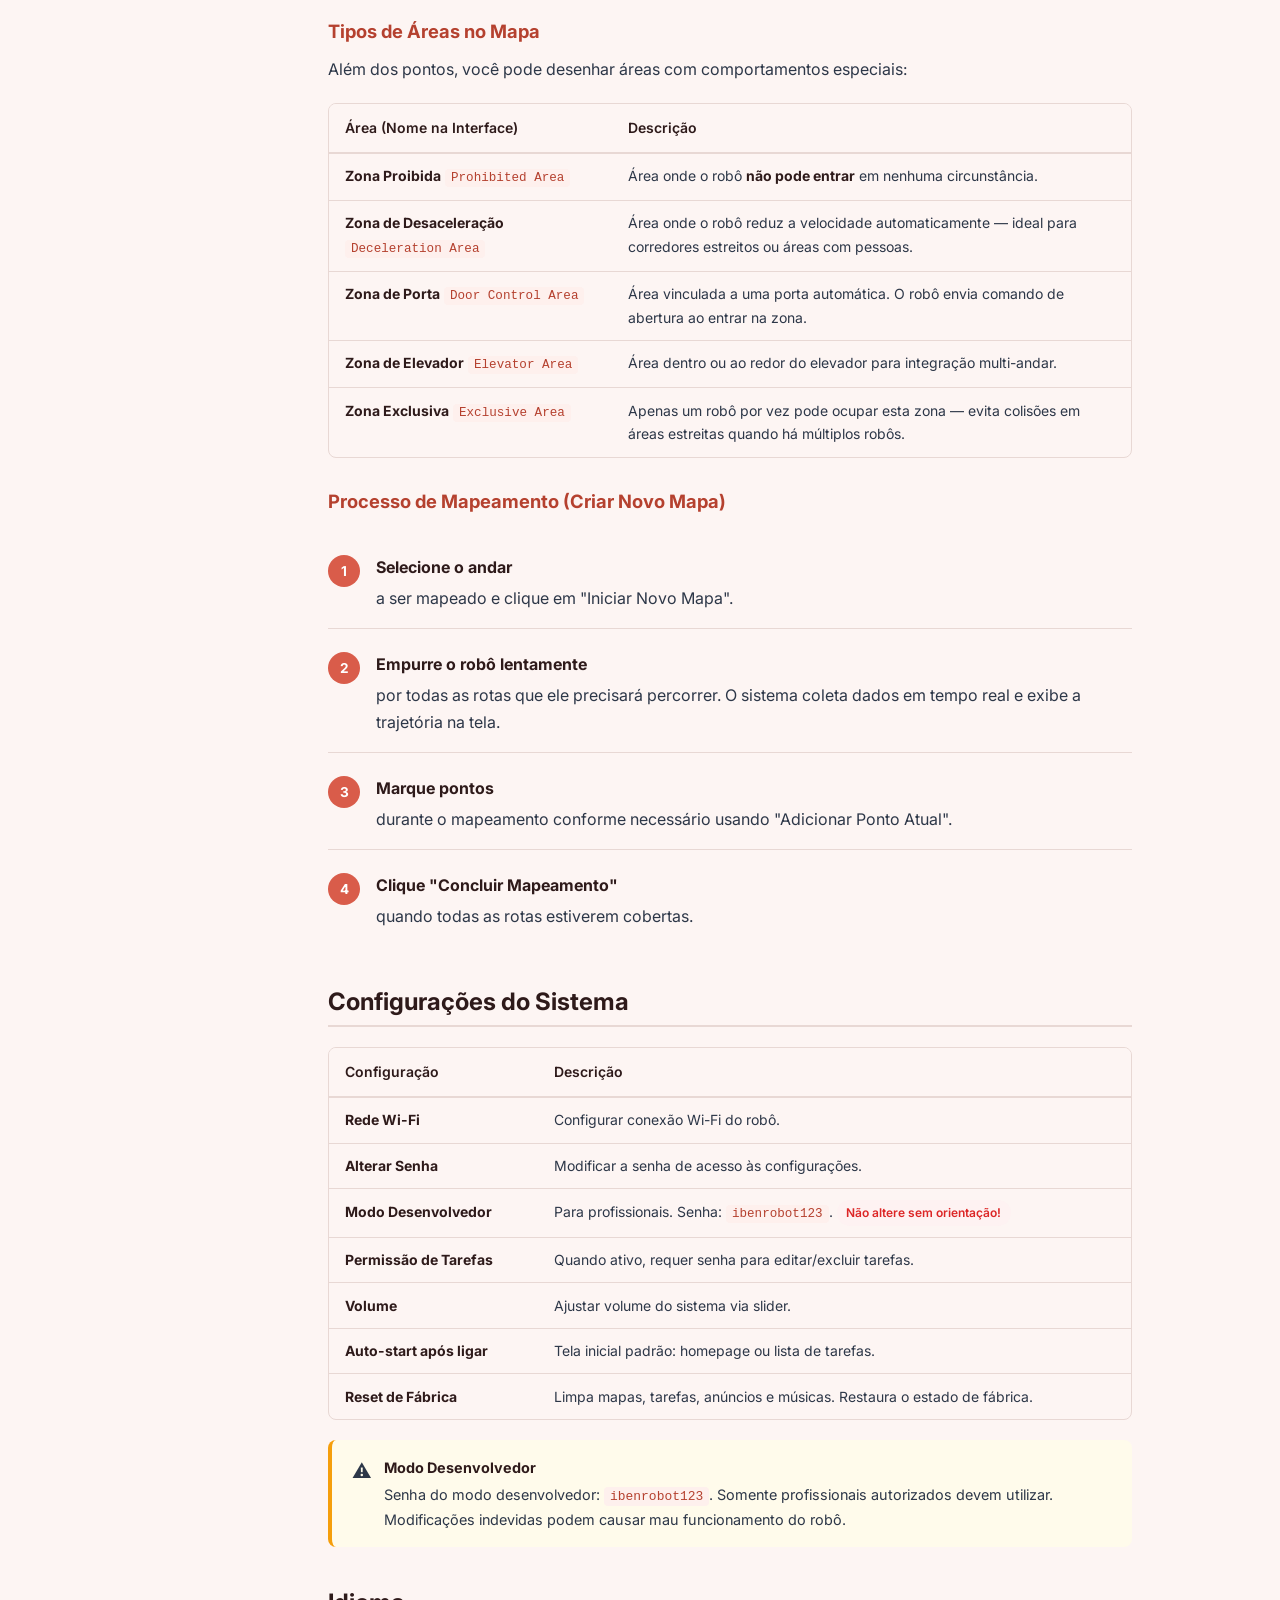
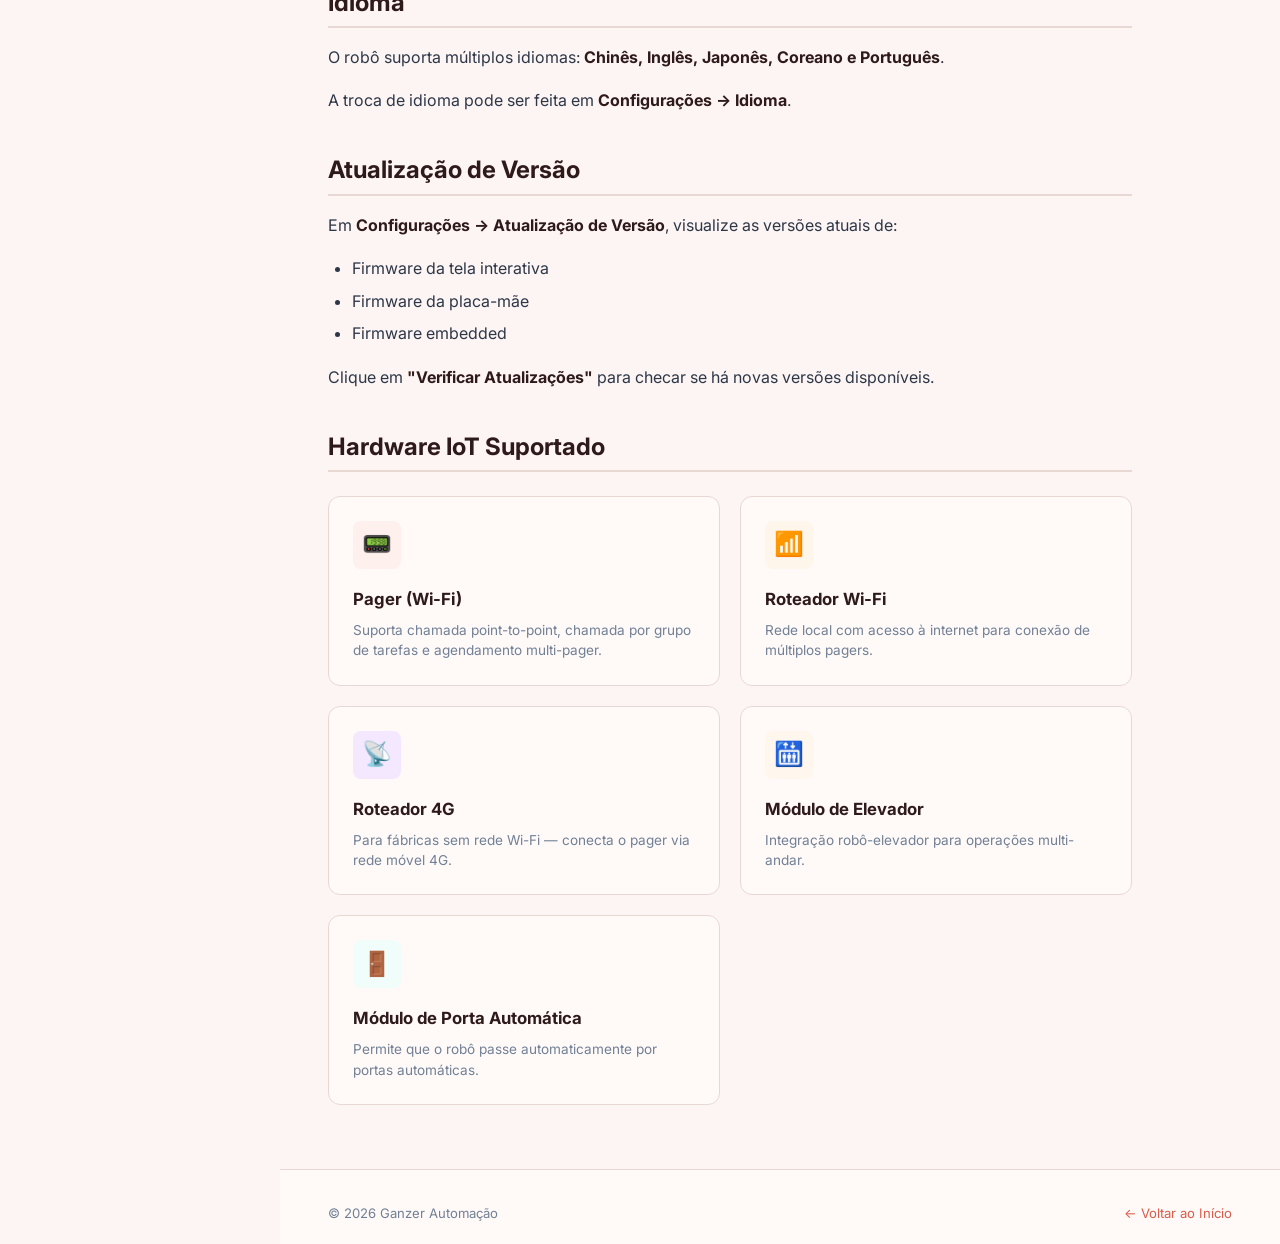
<file: docs/robot-x300b.html>
<!DOCTYPE html>
<html lang="pt-BR">
<head>
  <meta charset="UTF-8">
  <meta name="viewport" content="width=device-width, initial-scale=1.0">
  <title>Robô X300B — Documentação</title>
  <link href="https://fonts.googleapis.com/css2?family=Inter:wght@400;500;600;700;800;900&display=swap" rel="stylesheet">
  <link rel="stylesheet" href="css/style.css">
</head>
<body>

  <!-- ══ Header ══ -->
  <header class="header">
    <button class="menu-toggle" aria-label="Menu"><span></span><span></span><span></span></button>
    <a href="index.html" class="header__logo">
      Docs
    </a>
    <nav class="header__nav">
      <a href="index.html">Início</a>
      <a href="robot-x300b.html" class="active">Robô X300B</a>
      <a href="installation.html">Instalação</a>
      <a href="maintenance.html">Manutenção</a>
    </nav>
    <div class="header__search">
      <svg xmlns="http://www.w3.org/2000/svg" fill="none" viewBox="0 0 24 24" stroke="currentColor" stroke-width="2"><path stroke-linecap="round" stroke-linejoin="round" d="M21 21l-6-6m2-5a7 7 0 11-14 0 7 7 0 0114 0z"/></svg>
      <input type="text" placeholder="Buscar na documentação...">
    </div>
  </header>

  <div class="search-results"><div class="search-results__panel"></div></div>

  <div class="layout">

    <!-- ── Sidebar ── -->
    <aside class="sidebar">
      <div class="sidebar__section">
        <div class="sidebar__title">Robô X300B</div>
        <a href="robot-x300b.html" class="sidebar__link active">
          <svg xmlns="http://www.w3.org/2000/svg" fill="none" viewBox="0 0 24 24" stroke="currentColor" stroke-width="2"><path stroke-linecap="round" stroke-linejoin="round" d="M9 3v2m6-2v2M9 19v2m6-2v2M5 9H3m2 6H3m18-6h-2m2 6h-2M7 19h10a2 2 0 002-2V7a2 2 0 00-2-2H7a2 2 0 00-2 2v10a2 2 0 002 2z"/></svg>
          Visão Geral
        </a>
        <ul class="sidebar__sublinks">
          <li><a href="#power">Ligar / Desligar</a></li>
          <li><a href="#emergency">Parada de Emergência</a></li>
          <li><a href="#shelf-specs">Especificações de Estante</a></li>
        </ul>
      </div>

      <div class="sidebar__section">
        <div class="sidebar__title">Tarefas</div>
        <ul class="sidebar__sublinks">
          <li><a href="#quick-task">Tarefa Rápida</a></li>
          <li><a href="#cruise-task">Tarefa de Patrulha</a></li>
          <li><a href="#flatbed">Transporte Flatbed</a></li>
          <li><a href="#custom-task">Tarefa Personalizada</a></li>
          <li><a href="#task-list">Lista de Tarefas</a></li>
          <li><a href="#task-records">Histórico de Tarefas</a></li>
        </ul>
      </div>

      <div class="sidebar__section">
        <div class="sidebar__title">Configurações</div>
        <ul class="sidebar__sublinks">
          <li><a href="#settings">Configurações Gerais</a></li>
          <li><a href="#navigation-modes">Modos de Navegação</a></li>
          <li><a href="#map-management">Gerenciamento de Mapas</a></li>
          <li><a href="#system-settings">Configurações do Sistema</a></li>
          <li><a href="#language">Idioma</a></li>
        </ul>
      </div>

      <div class="sidebar__section">
        <div class="sidebar__title">Navegação</div>
        <a href="index.html" class="sidebar__link">
          <svg xmlns="http://www.w3.org/2000/svg" fill="none" viewBox="0 0 24 24" stroke="currentColor" stroke-width="2"><path stroke-linecap="round" stroke-linejoin="round" d="M3 12l2-2m0 0l7-7 7 7M5 10v10a1 1 0 001 1h3m10-11l2 2m-2-2v10a1 1 0 01-1 1h-3m-4 0h4"/></svg>
          Voltar ao Início
        </a>
      </div>
    </aside>

    <!-- ── Main Content ── -->
    <main class="main">

      <div class="breadcrumb">
        <a href="index.html">Início</a>
        <span>›</span>
        <strong>Robô X300B</strong>
      </div>

      <h1>Manual do Robô X300B</h1>
      <p>Guia completo de operação do robô AMR industrial X300B — desde o primeiro uso até configurações avançadas.</p>

      <!-- ── Specs ── -->
      <div class="specs">
        <div class="spec">
          <div class="spec__value">X300B</div>
          <div class="spec__label">Modelo</div>
        </div>
        <div class="spec">
          <div class="spec__value">300 kg</div>
          <div class="spec__label">Carga Máxima</div>
        </div>
        <div class="spec">
          <div class="spec__value">1.2 m/s</div>
          <div class="spec__label">Velocidade Máx.</div>
        </div>
        <div class="spec">
          <div class="spec__value">60 mm</div>
          <div class="spec__label">Curso de Elevação</div>
        </div>
      </div>

      <!-- ══ LIGA / DESLIGA ══ -->
      <h2 id="power">Ligar e Desligar o Robô</h2>

      <h3>Ligar</h3>
      <ol class="steps">
        <li>
          <div>
            <strong>Ligue o Air Switch (disjuntor)</strong>
            Localize o botão de energia no chassi do robô. Primeiro, ligue o disjuntor.
          </div>
        </li>
        <li>
          <div>
            <strong>Pressione o botão de energia uma vez</strong>
            O indicador LED ficará <strong>azul</strong>, indicando que o robô ligou com sucesso.
          </div>
        </li>
      </ol>

      <h3>Desligar</h3>
      <ol class="steps">
        <li>
          <div>
            <strong>Pressione e segure o botão de energia</strong>
            Mantenha pressionado até que o indicador LED se apague.
          </div>
        </li>
        <li>
          <div>
            <strong>Aguarde o desligamento completo</strong>
            Depois que o robô estiver completamente desligado, desligue o disjuntor (Air Switch).
          </div>
        </li>
      </ol>

      <div class="callout callout--warning">
        <div class="callout__icon">⚠️</div>
        <div>
          <strong>Importante</strong>
          <p>Sempre aguarde o desligamento completo do robô antes de desligar o disjuntor. Desligar abruptamente pode causar perda de dados.</p>
        </div>
      </div>

      <!-- ══ EMERGÊNCIA ══ -->
      <h2 id="emergency">Botão de Parada de Emergência</h2>
      <p>O robô possui <strong>botões de emergência</strong> localizados em:</p>
      <ul>
        <li><strong>Topo do robô</strong></li>
        <li><strong>Laterais esquerda e direita do chassi</strong></li>
      </ul>

      <div class="callout callout--danger">
        <div class="callout__icon">🚨</div>
        <div>
          <strong>Em caso de emergência</strong>
          <p>Pressione imediatamente qualquer botão de emergência. O robô irá parar instantaneamente.</p>
          <p>Para retomar a operação: <strong>gire o botão no sentido horário</strong> e siga as instruções na tela do robô.</p>
        </div>
      </div>

      <!-- ══ ESPECIFICAÇÕES DE ESTANTE ══ -->
      <h2 id="shelf-specs">Especificações de Estante / Rack</h2>
      <p>O robô X300B é projetado para transportar estantes padronizadas. Veja os requisitos:</p>

      <div class="table-wrap">
        <table>
          <thead>
            <tr><th>Item</th><th>Estante</th><th>Carrinho</th><th>Observação</th></tr>
          </thead>
          <tbody>
            <tr><td>Largura da perna</td><td>≥ 30 mm</td><td>—</td><td>Superfície branca ou prata fosca (preferível)</td></tr>
            <tr><td>Tamanho mínimo</td><td>700 × 400 mm</td><td>800 × 400 mm</td><td>700 mm para o robô entrar</td></tr>
            <tr><td>Tamanho máximo</td><td>900 × 800 mm</td><td>—</td><td>Acima disso, requer validação de P&D</td></tr>
            <tr><td>Tamanho padrão</td><td>700 × 700 mm</td><td>800 × 700 mm</td><td>Recomendado</td></tr>
            <tr><td>Altura da base de carga</td><td colspan="2">300 mm (faixa: 290–310 mm)</td><td>Chassi do robô tem 270 mm</td></tr>
            <tr><td>Altura máxima</td><td colspan="2">1.500 mm</td><td>—</td></tr>
            <tr><td>Viga auxiliar (entre pernas)</td><td colspan="2">Altura do chão ≤ 150 mm, largura ≥ 30 mm</td><td>—</td></tr>
          </tbody>
        </table>
      </div>

      <h3>Requisitos de Espaço</h3>
      <div class="table-wrap">
        <table>
          <thead>
            <tr><th>Posição</th><th>Distância Necessária</th></tr>
          </thead>
          <tbody>
            <tr><td>Laterais (cada lado)</td><td>≥ 150 mm</td></tr>
            <tr><td>Parte traseira</td><td>≥ 200 mm</td></tr>
            <tr><td>Frente</td><td>≥ 1.000 mm</td></tr>
            <tr><td>Entre múltiplas estantes</td><td>≥ 150 mm</td></tr>
          </tbody>
        </table>
      </div>

      <!-- ══ TAREFAS ══ -->
      <h2 id="quick-task">Tarefa Rápida (Quick Task)</h2>
      <p>Permite definir um ponto de coleta e um ponto de entrega. O robô vai automaticamente ao ponto de coleta, identifica a estante, levanta, transporta e abaixa no destino.</p>

      <ol class="steps">
        <li><div><strong>Selecione "Tarefa Rápida" na tela inicial</strong></div></li>
        <li><div><strong>Escolha o ponto de Jack-up (coleta)</strong> na lista à esquerda da interface.</div></li>
        <li><div><strong>Escolha o ponto de Jack-down (entrega)</strong> na lista à direita da interface.</div></li>
        <li><div><strong>Defina a ação pós-tarefa:</strong> Retornar ao carregador, retornar ao ponto de espera ou permanecer no local.</div></li>
        <li><div><strong>Clique em "Executar Agora"</strong> — o robô iniciará a tarefa após o aviso sonoro.</div></li>
      </ol>

      <div class="callout callout--info">
        <div class="callout__icon">💡</div>
        <div>
          <p><strong>Dica:</strong> Durante o transporte, toque na tela para <strong>pausar</strong> a tarefa. Use "Continuar Tarefa" para retomar ou "Encerrar Tarefa" para cancelar.</p>
        </div>
      </div>

      <!-- ── Cruise Task ── -->
      <h2 id="cruise-task">Tarefa de Patrulha (Cruise Task)</h2>
      <p>O robô percorre uma rota predefinida, parando em pontos designados por um tempo configurável — ideal para distribuição de materiais.</p>

      <ol class="steps">
        <li><div><strong>Selecione "Tarefa de Patrulha" na tela inicial</strong></div></li>
        <li><div><strong>Selecione os pontos de entrega</strong> na lista de pontos à esquerda.</div></li>
        <li><div><strong>Configure o tempo de parada</strong> em cada ponto da rota (exibida à direita).</div></li>
        <li><div><strong>Defina a ação pós-tarefa</strong> (retornar ao carregador, standby ou ficar no lugar).</div></li>
        <li><div><strong>Clique em "Salvar Rota"</strong> — defina nome, número de ciclos, horário agendado e repetição.</div></li>
      </ol>

      <div class="callout callout--success">
        <div class="callout__icon">✅</div>
        <div><p>Tarefas de patrulha salvas ficam disponíveis na <strong>Lista de Tarefas</strong> para execução rápida posterior.</p></div>
      </div>

      <!-- ── Flatbed ── -->
      <h2 id="flatbed">Transporte Flatbed (Sem Elevação)</h2>
      <p>Transporte simples de ponto a ponto ou multi-ponto, <strong>sem elevação de estante</strong>.</p>

      <ol class="steps">
        <li><div><strong>Selecione "Tarefa Rápida" na tela inicial</strong></div></li>
        <li><div><strong>Selecione os pontos</strong> para formar a rota.</div></li>
        <li><div><strong>Escolha ação pós-tarefa</strong> (carregador, standby, permanecer no local).</div></li>
        <li><div><strong>Configure a velocidade:</strong> baixa, média ou alta.</div></li>
        <li><div><strong>Clique em "Executar Agora"</strong>.</div></li>
      </ol>

      <!-- ── Custom Task ── -->
      <h2 id="custom-task">Tarefa Personalizada (Custom Task)</h2>
      <p>Máxima flexibilidade: defina a rota, configure ações por ponto (elevar, abaixar, parar) e tempo de permanência.</p>

      <ol class="steps">
        <li><div><strong>Selecione "Tarefa Personalizada" na tela inicial</strong></div></li>
        <li><div><strong>Selecione os waypoints</strong> na lista à esquerda.</div></li>
        <li><div><strong>Configure as ações por ponto:</strong> elevar estante, abaixar estante ou permanecer. Defina o tempo de permanência.</div></li>
        <li><div><strong>Defina a ação pós-tarefa:</strong> retornar ao carregador normal, carregador inteligente, standby ou permanecer no local.</div></li>
        <li><div><strong>Salve a rota</strong> — defina nome, ciclos, agendamento e repetição.</div></li>
      </ol>

      <!-- ── Task List ── -->
      <h2 id="task-list">Lista de Tarefas</h2>
      <p>Tarefas de patrulha e tarefas personalizadas salvas aparecem automaticamente na Lista de Tarefas.</p>

      <div class="table-wrap">
        <table>
          <thead>
            <tr><th>Botão</th><th>Função</th></tr>
          </thead>
          <tbody>
            <tr><td><strong>Executar Agora</strong></td><td>Executa a tarefa selecionada imediatamente.</td></tr>
            <tr><td><strong>Editar</strong></td><td>Abre a configuração para edição.</td></tr>
            <tr><td><strong>Excluir</strong></td><td>Remove a tarefa da lista.</td></tr>
          </tbody>
        </table>
      </div>

      <!-- ── Task Records ── -->
      <h2 id="task-records">Histórico de Tarefas</h2>
      <p>Exibe o total de tarefas e o total do dia atual. Permite filtrar por:</p>
      <ul>
        <li>Status (Concluída, Cancelada, Falha)</li>
        <li>Tipo de tarefa</li>
        <li>Fonte da tarefa</li>
        <li>Período de datas</li>
      </ul>
      <p>Cada registro mostra tipo, número de pontos, horário de início/fim, status e duração.</p>

      <!-- ── Charging ── -->
      <h2 id="charging">Retornar ao Carregador / Standby</h2>

      <div class="table-wrap">
        <table>
          <thead>
            <tr><th>Comando</th><th>Ação</th></tr>
          </thead>
          <tbody>
            <tr><td><strong>Retornar ao Carregador</strong></td><td>O robô retorna imediatamente à estação de carregamento.</td></tr>
            <tr><td><strong>Retornar ao Standby</strong></td><td>O robô retorna ao ponto de espera definido.</td></tr>
          </tbody>
        </table>
      </div>

      <!-- ══ CONFIGURAÇÕES ══ -->
      <h2 id="settings">Configurações do Robô</h2>
      <p>Acesse clicando em <strong>[Configurações]</strong> na tela inicial. A senha padrão é <code>6666</code>.</p>

      <h3>Informações do Robô</h3>
      <p>Visualize: nome, número, versões (tela interativa, algoritmo, embedded), nome da hotspot e SIM card.</p>

      <h3>Configuração de Entrega</h3>
      <div class="table-wrap">
        <table>
          <thead>
            <tr><th>Configuração</th><th>Descrição</th></tr>
          </thead>
          <tbody>
            <tr><td><strong>Tamanho do Container</strong></td><td>Padrão: 700 × 700 mm. Ou personalizar dimensões.</td></tr>
            <tr><td><strong>Broadcast (Anúncios)</strong></td><td>Personalizar mensagens de tarefa e alerta de bateria baixa. Habilitar/desabilitar música de fundo.</td></tr>
            <tr><td><strong>Ajuste de Velocidade</strong></td><td>Controles separados para velocidade <em>com carga</em> e <em>sem carga</em> via slider.</td></tr>
          </tbody>
        </table>
      </div>

      <h3 id="navigation-modes">Modos de Navegação</h3>
      <div class="cards">
        <div class="card">
          <div class="card__icon card__icon--green">🧭</div>
          <div class="card__title">Navegação Livre</div>
          <div class="card__desc">O robô planeja autonomamente a melhor rota, escolhendo o caminho mais curto.</div>
        </div>
        <div class="card">
          <div class="card__icon card__icon--blue">🛤️</div>
          <div class="card__title">Ao Longo da Trilha</div>
          <div class="card__desc">Segue trilhas padrão mas desvia flexivelmente de obstáculos encontrados.</div>
        </div>
        <div class="card">
          <div class="card__icon card__icon--orange">⛔</div>
          <div class="card__title">Estritamente na Trilha</div>
          <div class="card__desc">Segue a trilha rigorosamente. Se houver obstáculo, o robô para até que seja removido.</div>
        </div>
      </div>

      <h3>Configurações Gerais</h3>
      <div class="table-wrap">
        <table>
          <thead>
            <tr><th>Configuração</th><th>Descrição</th></tr>
          </thead>
          <tbody>
            <tr><td><strong>Relocação de Carga</strong></td><td>Configurar a localização da estação de carregamento.</td></tr>
            <tr><td><strong>Posição Inicial</strong></td><td>Para cenários onde não há estação de carga — define o ponto inicial.</td></tr>
            <tr><td><strong>Tipo de Carregador</strong></td><td>Carregador comum ou carregador inteligente (com agendamento automático).</td></tr>
            <tr><td><strong>Elevador</strong></td><td>Habilitar/desabilitar integração com elevador.</td></tr>
            <tr><td><strong>Sensor de Colisão</strong></td><td>Quando ativo, o robô para se houver colisão. Requer reset manual.</td></tr>
            <tr><td><strong>Energia</strong></td><td>Configurar alerta de bateria baixa e carregamento automático.</td></tr>
            <tr><td><strong>Grupos de Pontos</strong></td><td>Criar agrupamentos lógicos de waypoints para organização.</td></tr>
          </tbody>
        </table>
      </div>

      <!-- ══ MAP MANAGEMENT ══ -->
      <h2 id="map-management">Gerenciamento de Mapas</h2>

      <div class="table-wrap">
        <table>
          <thead>
            <tr><th>Função</th><th>Descrição</th></tr>
          </thead>
          <tbody>
            <tr><td><strong>Adicionar Novo Mapa</strong></td><td>Criar mapa para nova área de operação.</td></tr>
            <tr><td><strong>Trocar Mapa</strong></td><td>Definir qual mapa o robô usa como mapa ativo.</td></tr>
            <tr><td><strong>Editar Mapa</strong></td><td>Modificar nomes, andares e layout.</td></tr>
            <tr><td><strong>Excluir Mapa</strong></td><td>Remover permanentemente (não pode ser desfeito!).</td></tr>
            <tr><td><strong>Upload para Nuvem</strong></td><td>Enviar mapa à nuvem para backup e compartilhamento entre dispositivos.</td></tr>
            <tr><td><strong>Gerenciamento de Andares</strong></td><td>Gerenciar mapas de cada andar para operação multi-andar.</td></tr>
          </tbody>
        </table>
      </div>

      <div class="callout callout--danger">
        <div class="callout__icon">🚨</div>
        <div>
          <strong>Atenção ao excluir mapas</strong>
          <p>Mapas excluídos <strong>não podem ser recuperados</strong>. Confirme que não são mais necessários antes de excluir.</p>
        </div>
      </div>

      <h3>Ferramentas de Edição de Mapa</h3>
      <div class="table-wrap">
        <table>
          <thead>
            <tr><th>Ferramenta</th><th>Descrição</th></tr>
          </thead>
          <tbody>
            <tr><td><strong>Posição do Ponto</strong></td><td>Adicionar pontos de tarefa com ângulo de orientação.</td></tr>
            <tr><td><strong>Linha de Proibição</strong></td><td>Desenhar rotas que o robô não pode percorrer.</td></tr>
            <tr><td><strong>Rede de Vias</strong></td><td>Criar caminhos lineares (bidirecional, ida, volta).</td></tr>
            <tr><td><strong>Área</strong></td><td>Criar zonas: proibição, desaceleração, controle de porta, elevador, zona exclusiva.</td></tr>
            <tr><td><strong>Borracha</strong></td><td>Remover obstáculos do mapa e otimizar.</td></tr>
          </tbody>
        </table>
      </div>

      <h3>Tipos de Pontos no Mapa</h3>
      <p>Cada ponto adicionado ao mapa possui um tipo que define seu comportamento. Abaixo a lista completa:</p>
      <div class="table-wrap">
        <table>
          <thead>
            <tr><th>Ponto (Nome na Interface)</th><th>Descrição</th></tr>
          </thead>
          <tbody>
            <tr><td><strong>Ponto de Coleta</strong> <code>Jack-up Point</code></td><td>Local onde o robô <strong>eleva (jack-up)</strong> a estante para transportá-la. É o ponto de origem da tarefa de transporte.</td></tr>
            <tr><td><strong>Ponto de Entrega</strong> <code>Jack-down Point</code></td><td>Local onde o robô <strong>abaixa (jack-down)</strong> a estante após o transporte. É o ponto de destino.</td></tr>
            <tr><td><strong>Ponto de Espera</strong> <code>Standby Point / Waiting Point</code></td><td>Local onde o robô aguarda parado quando não há tarefas. Ele permanece ali até receber uma nova ordem.</td></tr>
            <tr><td><strong>Ponto de Carga</strong> <code>Charging Point</code></td><td>Posição da estação de carregamento. O robô retorna automaticamente quando a bateria atinge o nível mínimo configurado.</td></tr>
            <tr><td><strong>Ponto de Carga Inteligente</strong> <code>Smart Charging Point</code></td><td>Igual ao ponto de carga, mas com agendamento automático — o robô decide o melhor momento para carregar sem interromper tarefas.</td></tr>
            <tr><td><strong>Ponto de Patrulha</strong> <code>Cruise Point</code></td><td>Pontos de passagem da rota de patrulha (Cruise Task). O robô para por um tempo configurável em cada ponto.</td></tr>
            <tr><td><strong>Ponto de Tarefa</strong> <code>Task Point</code></td><td>Ponto genérico de tarefa — pode ser usado em tarefas Flatbed, Custom Task e Quick Task como origem ou destino.</td></tr>
            <tr><td><strong>Ponto de Elevador</strong> <code>Elevator Point</code></td><td>Ponto dentro/fora do elevador para operação entre andares. Utilizado junto com a integração IoT de elevador.</td></tr>
            <tr><td><strong>Ponto de Porta</strong> <code>Door Control Point</code></td><td>Ponto associado a uma porta automática. Ao chegar, o robô envia sinal para abrir a porta e aguarda antes de prosseguir.</td></tr>
          </tbody>
        </table>
      </div>

      <div class="callout callout--info">
        <div class="callout__icon">💡</div>
        <div>
          <strong>Dica</strong>
          <p>Ao adicionar um ponto, configure o <strong>ângulo de orientação</strong> — ele define a direção que o robô estará voltado ao chegar no ponto. Isso é importante para alinhamento com estantes e estações de carga.</p>
        </div>
      </div>

      <h3>Tipos de Áreas no Mapa</h3>
      <p>Além dos pontos, você pode desenhar áreas com comportamentos especiais:</p>
      <div class="table-wrap">
        <table>
          <thead>
            <tr><th>Área (Nome na Interface)</th><th>Descrição</th></tr>
          </thead>
          <tbody>
            <tr><td><strong>Zona Proibida</strong> <code>Prohibited Area</code></td><td>Área onde o robô <strong>não pode entrar</strong> em nenhuma circunstância.</td></tr>
            <tr><td><strong>Zona de Desaceleração</strong> <code>Deceleration Area</code></td><td>Área onde o robô reduz a velocidade automaticamente — ideal para corredores estreitos ou áreas com pessoas.</td></tr>
            <tr><td><strong>Zona de Porta</strong> <code>Door Control Area</code></td><td>Área vinculada a uma porta automática. O robô envia comando de abertura ao entrar na zona.</td></tr>
            <tr><td><strong>Zona de Elevador</strong> <code>Elevator Area</code></td><td>Área dentro ou ao redor do elevador para integração multi-andar.</td></tr>
            <tr><td><strong>Zona Exclusiva</strong> <code>Exclusive Area</code></td><td>Apenas um robô por vez pode ocupar esta zona — evita colisões em áreas estreitas quando há múltiplos robôs.</td></tr>
          </tbody>
        </table>
      </div>

      <h3>Processo de Mapeamento (Criar Novo Mapa)</h3>
      <ol class="steps">
        <li><div><strong>Selecione o andar</strong> a ser mapeado e clique em "Iniciar Novo Mapa".</div></li>
        <li><div><strong>Empurre o robô lentamente</strong> por todas as rotas que ele precisará percorrer. O sistema coleta dados em tempo real e exibe a trajetória na tela.</div></li>
        <li><div><strong>Marque pontos</strong> durante o mapeamento conforme necessário usando "Adicionar Ponto Atual".</div></li>
        <li><div><strong>Clique "Concluir Mapeamento"</strong> quando todas as rotas estiverem cobertas.</div></li>
      </ol>

      <!-- ══ SYSTEM SETTINGS ══ -->
      <h2 id="system-settings">Configurações do Sistema</h2>

      <div class="table-wrap">
        <table>
          <thead>
            <tr><th>Configuração</th><th>Descrição</th></tr>
          </thead>
          <tbody>
            <tr><td><strong>Rede Wi-Fi</strong></td><td>Configurar conexão Wi-Fi do robô.</td></tr>
            <tr><td><strong>Alterar Senha</strong></td><td>Modificar a senha de acesso às configurações.</td></tr>
            <tr><td><strong>Modo Desenvolvedor</strong></td><td>Para profissionais. Senha: <code>ibenrobot123</code>. <span class="badge badge--red">Não altere sem orientação!</span></td></tr>
            <tr><td><strong>Permissão de Tarefas</strong></td><td>Quando ativo, requer senha para editar/excluir tarefas.</td></tr>
            <tr><td><strong>Volume</strong></td><td>Ajustar volume do sistema via slider.</td></tr>
            <tr><td><strong>Auto-start após ligar</strong></td><td>Tela inicial padrão: homepage ou lista de tarefas.</td></tr>
            <tr><td><strong>Reset de Fábrica</strong></td><td>Limpa mapas, tarefas, anúncios e músicas. Restaura o estado de fábrica.</td></tr>
          </tbody>
        </table>
      </div>

      <div class="callout callout--warning">
        <div class="callout__icon">⚠️</div>
        <div>
          <strong>Modo Desenvolvedor</strong>
          <p>Senha do modo desenvolvedor: <code>ibenrobot123</code>. Somente profissionais autorizados devem utilizar. Modificações indevidas podem causar mau funcionamento do robô.</p>
        </div>
      </div>

      <!-- ══ LANGUAGE ══ -->
      <h2 id="language">Idioma</h2>
      <p>O robô suporta múltiplos idiomas: <strong>Chinês, Inglês, Japonês, Coreano e Português</strong>.</p>
      <p>A troca de idioma pode ser feita em <strong>Configurações → Idioma</strong>.</p>

      <!-- ══ VERSION UPDATE ══ -->
      <h2 id="version-update">Atualização de Versão</h2>
      <p>Em <strong>Configurações → Atualização de Versão</strong>, visualize as versões atuais de:</p>
      <ul>
        <li>Firmware da tela interativa</li>
        <li>Firmware da placa-mãe</li>
        <li>Firmware embedded</li>
      </ul>
      <p>Clique em <strong>"Verificar Atualizações"</strong> para checar se há novas versões disponíveis.</p>

      <!-- ══ HARDWARE IoT ══ -->
      <h2 id="iot-hardware">Hardware IoT Suportado</h2>

      <div class="cards">
        <div class="card">
          <div class="card__icon card__icon--blue">📟</div>
          <div class="card__title">Pager (Wi-Fi)</div>
          <div class="card__desc">Suporta chamada point-to-point, chamada por grupo de tarefas e agendamento multi-pager.</div>
        </div>
        <div class="card">
          <div class="card__icon card__icon--green">📶</div>
          <div class="card__title">Roteador Wi-Fi</div>
          <div class="card__desc">Rede local com acesso à internet para conexão de múltiplos pagers.</div>
        </div>
        <div class="card">
          <div class="card__icon card__icon--purple">📡</div>
          <div class="card__title">Roteador 4G</div>
          <div class="card__desc">Para fábricas sem rede Wi-Fi — conecta o pager via rede móvel 4G.</div>
        </div>
        <div class="card">
          <div class="card__icon card__icon--orange">🛗</div>
          <div class="card__title">Módulo de Elevador</div>
          <div class="card__desc">Integração robô-elevador para operações multi-andar.</div>
        </div>
        <div class="card">
          <div class="card__icon card__icon--teal">🚪</div>
          <div class="card__title">Módulo de Porta Automática</div>
          <div class="card__desc">Permite que o robô passe automaticamente por portas automáticas.</div>
        </div>
      </div>

    </main>
  </div>

  <footer class="footer">
    <span>© 2026 Ganzer Automação</span>
    <span><a href="index.html">← Voltar ao Início</a></span>
  </footer>

  <script src="js/main.js"></script>
</body>
</html>
</file>
<file: docs/css/style.css>
/* ═══════════════════════════════════════════════
   Robô X300B — Documentação — Design System
   ═══════════════════════════════════════════════ */

/* ── Reset & Variables ─────────────────────── */
:root {
  --primary: #d95c4a;
  --primary-light: #fef0ed;
  --primary-dark: #b5412f;
  --accent: #e8943a;
  --accent-light: #fef5eb;
  --dark: #2e1a1a;
  --text: #2d3748;
  --text-light: #718096;
  --bg: #fdf5f3;
  --white: #fffaf8;
  --border: #e8d8d4;
  --shadow-sm: 0 1px 3px rgba(0,0,0,.06);
  --shadow-md: 0 4px 12px rgba(0,0,0,.08);
  --shadow-lg: 0 8px 30px rgba(0,0,0,.12);
  --radius: 12px;
  --radius-sm: 8px;
  --sidebar-w: 280px;
  --header-h: 64px;
  --transition: .25s cubic-bezier(.4,0,.2,1);
}

*, *::before, *::after { box-sizing: border-box; margin: 0; padding: 0; }
html { scroll-behavior: smooth; font-size: 16px; }
body {
  font-family: 'Inter', -apple-system, BlinkMacSystemFont, 'Segoe UI', sans-serif;
  color: var(--text);
  background: var(--bg);
  line-height: 1.7;
  -webkit-font-smoothing: antialiased;
}

/* ── Typography ────────────────────────────── */
h1, h2, h3, h4 { color: var(--dark); line-height: 1.3; font-weight: 700; }
h1 { font-size: 2rem; margin-bottom: 1rem; }
h2 { font-size: 1.5rem; margin: 2.5rem 0 1rem; padding-bottom: .5rem; border-bottom: 2px solid var(--border); }
h3 { font-size: 1.15rem; margin: 2rem 0 .75rem; color: var(--primary-dark); }
h4 { font-size: 1rem; margin: 1.5rem 0 .5rem; }
p { margin-bottom: 1rem; }
a { color: var(--primary); text-decoration: none; transition: color var(--transition); }
a:hover { color: var(--primary-dark); }
ul, ol { margin: 0 0 1rem 1.5rem; }
li { margin-bottom: .35rem; }
strong { color: var(--dark); }
code {
  background: var(--primary-light);
  padding: 2px 6px;
  border-radius: 4px;
  font-size: .9em;
  color: var(--primary-dark);
}

/* ── Header ────────────────────────────────── */
.header {
  position: fixed;
  top: 0; left: 0; right: 0;
  height: var(--header-h);
  background: var(--white);
  border-bottom: 1px solid var(--border);
  display: flex;
  align-items: center;
  padding: 0 2rem;
  z-index: 100;
  backdrop-filter: blur(12px);
  background: rgba(255,255,255,.92);
}
.header__logo {
  display: flex;
  align-items: center;
  gap: .75rem;
  font-weight: 800;
  font-size: 1.2rem;
  color: var(--dark);
  text-decoration: none;
}
.header__logo-icon {
  width: 36px; height: 36px;
  background: var(--primary);
  border-radius: var(--radius-sm);
  display: flex;
  align-items: center;
  justify-content: center;
  color: white;
  font-weight: 900;
  font-size: .85rem;
}
.header__nav {
  margin-left: auto;
  display: flex;
  align-items: center;
  gap: .5rem;
}
.header__nav a {
  padding: .5rem 1rem;
  border-radius: var(--radius-sm);
  font-size: .875rem;
  font-weight: 500;
  color: var(--text-light);
  transition: all var(--transition);
}
.header__nav a:hover, .header__nav a.active {
  color: var(--primary);
  background: var(--primary-light);
}
.header__search {
  position: relative;
  margin-left: 1rem;
}
.header__search input {
  border: 1px solid var(--border);
  border-radius: 100px;
  padding: .45rem 1rem .45rem 2.5rem;
  font-size: .875rem;
  width: 220px;
  background: var(--bg);
  transition: all var(--transition);
  outline: none;
}
.header__search input:focus {
  border-color: var(--primary);
  width: 280px;
  box-shadow: 0 0 0 3px rgba(0,87,255,.1);
}
.header__search svg {
  position: absolute;
  left: .8rem; top: 50%;
  transform: translateY(-50%);
  width: 16px; height: 16px;
  color: var(--text-light);
}
.menu-toggle {
  display: none;
  background: none;
  border: none;
  cursor: pointer;
  padding: .5rem;
  margin-right: .5rem;
}
.menu-toggle span {
  display: block;
  width: 22px; height: 2px;
  background: var(--dark);
  margin: 5px 0;
  transition: all var(--transition);
  border-radius: 2px;
}

/* ── Layout ────────────────────────────────── */
.layout {
  display: flex;
  margin-top: var(--header-h);
  min-height: calc(100vh - var(--header-h));
}

/* ── Sidebar ───────────────────────────────── */
.sidebar {
  position: fixed;
  top: var(--header-h);
  left: 0;
  width: var(--sidebar-w);
  height: calc(100vh - var(--header-h));
  background: var(--white);
  border-right: 1px solid var(--border);
  overflow-y: auto;
  padding: 1.5rem 0;
  z-index: 50;
  transition: transform var(--transition);
}
.sidebar::-webkit-scrollbar { width: 4px; }
.sidebar::-webkit-scrollbar-thumb { background: var(--border); border-radius: 4px; }
.sidebar__section {
  padding: 0 1.25rem;
  margin-bottom: 1.5rem;
}
.sidebar__title {
  font-size: .7rem;
  text-transform: uppercase;
  letter-spacing: 1.2px;
  color: var(--text-light);
  font-weight: 600;
  margin-bottom: .5rem;
  padding: 0 .75rem;
}
.sidebar__link {
  display: flex;
  align-items: center;
  gap: .6rem;
  padding: .55rem .75rem;
  border-radius: var(--radius-sm);
  font-size: .875rem;
  color: var(--text);
  font-weight: 500;
  transition: all var(--transition);
  text-decoration: none;
}
.sidebar__link:hover {
  background: var(--primary-light);
  color: var(--primary);
}
.sidebar__link.active {
  background: var(--primary);
  color: var(--white);
}
.sidebar__link svg {
  width: 18px; height: 18px;
  flex-shrink: 0;
}
.sidebar__sublinks {
  list-style: none;
  padding: 0;
  margin: 0 0 0 2.4rem;
}
.sidebar__sublinks a {
  display: block;
  padding: .35rem .75rem;
  border-left: 2px solid var(--border);
  font-size: .82rem;
  color: var(--text-light);
  transition: all var(--transition);
  text-decoration: none;
}
.sidebar__sublinks a:hover, .sidebar__sublinks a.active {
  border-color: var(--primary);
  color: var(--primary);
  background: var(--primary-light);
}

/* ── Main Content ──────────────────────────── */
.main {
  flex: 1;
  margin-left: var(--sidebar-w);
  padding: 2.5rem 3rem;
  max-width: 900px;
}
.main > *:first-child { margin-top: 0; }

/* ── Breadcrumb ────────────────────────────── */
.breadcrumb {
  display: flex;
  align-items: center;
  gap: .4rem;
  font-size: .82rem;
  color: var(--text-light);
  margin-bottom: 1.5rem;
}
.breadcrumb a { color: var(--text-light); }
.breadcrumb a:hover { color: var(--primary); }
.breadcrumb span { color: var(--text-light); }

/* ── Cards ─────────────────────────────────── */
.cards {
  display: grid;
  grid-template-columns: repeat(auto-fill, minmax(260px, 1fr));
  gap: 1.25rem;
  margin: 1.5rem 0;
}
.card {
  background: var(--white);
  border: 1px solid var(--border);
  border-radius: var(--radius);
  padding: 1.5rem;
  transition: all var(--transition);
  text-decoration: none;
  color: var(--text);
  display: flex;
  flex-direction: column;
}
.card:hover {
  transform: translateY(-2px);
  box-shadow: var(--shadow-md);
  border-color: var(--primary);
}
.card__icon {
  width: 48px; height: 48px;
  border-radius: var(--radius-sm);
  display: flex;
  align-items: center;
  justify-content: center;
  margin-bottom: 1rem;
  font-size: 1.5rem;
}
.card__icon--blue { background: var(--primary-light); color: var(--primary); }
.card__icon--green { background: var(--accent-light); color: var(--accent); }
.card__icon--purple { background: #f3e8ff; color: #7c3aed; }
.card__icon--orange { background: #fff7ed; color: #ea580c; }
.card__icon--red { background: #fef2f2; color: #dc2626; }
.card__icon--teal { background: #f0fdfa; color: #0d9488; }
.card__title {
  font-size: 1.05rem;
  font-weight: 700;
  color: var(--dark);
  margin-bottom: .4rem;
}
.card__desc {
  font-size: .85rem;
  color: var(--text-light);
  line-height: 1.5;
  flex: 1;
}
.card__arrow {
  color: var(--primary);
  font-size: .85rem;
  margin-top: .75rem;
  font-weight: 600;
  display: flex;
  align-items: center;
  gap: .3rem;
}

/* ── Alert / Callout Boxes ─────────────────── */
.callout {
  border-radius: var(--radius-sm);
  padding: 1rem 1.25rem;
  margin: 1.25rem 0;
  display: flex;
  gap: .75rem;
  font-size: .9rem;
  line-height: 1.6;
}
.callout--warning {
  background: #fffbeb;
  border-left: 4px solid #f59e0b;
}
.callout--danger {
  background: #fef2f2;
  border-left: 4px solid #dc2626;
}
.callout--info {
  background: var(--primary-light);
  border-left: 4px solid var(--primary);
}
.callout--success {
  background: var(--accent-light);
  border-left: 4px solid var(--accent);
}
.callout__icon {
  font-size: 1.2rem;
  flex-shrink: 0;
  line-height: 1.6;
}
.callout p { margin: 0; }
.callout strong { display: block; margin-bottom: .25rem; }

/* ── Tables ────────────────────────────────── */
.table-wrap {
  overflow-x: auto;
  margin: 1.25rem 0;
  border-radius: var(--radius-sm);
  border: 1px solid var(--border);
}
table {
  width: 100%;
  border-collapse: collapse;
  font-size: .875rem;
}
thead {
  background: var(--bg);
}
th {
  padding: .75rem 1rem;
  text-align: left;
  font-weight: 600;
  color: var(--dark);
  border-bottom: 2px solid var(--border);
  white-space: nowrap;
}
td {
  padding: .65rem 1rem;
  border-bottom: 1px solid var(--border);
  vertical-align: top;
}
tr:last-child td { border-bottom: none; }
tr:hover { background: rgba(0,87,255,.02); }

/* ── Step Lists ────────────────────────────── */
.steps {
  list-style: none;
  padding: 0;
  margin: 1.5rem 0;
  counter-reset: step;
}
.steps li {
  counter-increment: step;
  display: flex;
  gap: 1rem;
  padding: 1rem 0;
  border-bottom: 1px solid var(--border);
}
.steps li:last-child { border-bottom: none; }
.steps li::before {
  content: counter(step);
  width: 32px; height: 32px;
  background: var(--primary);
  color: white;
  border-radius: 50%;
  display: flex;
  align-items: center;
  justify-content: center;
  font-weight: 700;
  font-size: .85rem;
  flex-shrink: 0;
  margin-top: .1rem;
}
.steps li div { flex: 1; }
.steps li strong { display: block; margin-bottom: .25rem; color: var(--dark); }

/* ── Badge / Tag ───────────────────────────── */
.badge {
  display: inline-block;
  padding: .2rem .6rem;
  border-radius: 100px;
  font-size: .75rem;
  font-weight: 600;
}
.badge--blue { background: var(--primary-light); color: var(--primary); }
.badge--green { background: #ecfdf5; color: #059669; }
.badge--orange { background: var(--accent-light); color: var(--accent); }
.badge--red { background: #fef2f2; color: #dc2626; }

/* ── Hero Section ──────────────────────────── */
.hero {
  background: linear-gradient(135deg, var(--primary) 0%, #e8943a 100%);
  color: white;
  border-radius: var(--radius);
  padding: 3rem;
  margin-bottom: 2rem;
  position: relative;
  overflow: hidden;
}
.hero::before {
  content: '';
  position: absolute;
  top: -50%; right: -20%;
  width: 500px; height: 500px;
  background: rgba(255,255,255,.05);
  border-radius: 50%;
}
.hero h1 { color: white; font-size: 2.2rem; margin-bottom: .5rem; }
.hero p { color: rgba(255,255,255,.85); font-size: 1.05rem; margin: 0; max-width: 600px; }

/* ── Status Indicators ─────────────────────── */
.status {
  display: inline-flex;
  align-items: center;
  gap: .35rem;
  font-size: .82rem;
  font-weight: 600;
}
.status::before {
  content: '';
  width: 8px; height: 8px;
  border-radius: 50%;
}
.status--online::before { background: var(--accent); }
.status--offline::before { background: #dc2626; }
.status--idle::before { background: #f59e0b; }

/* ── Specs Grid ────────────────────────────── */
.specs {
  display: grid;
  grid-template-columns: repeat(auto-fill, minmax(200px, 1fr));
  gap: 1rem;
  margin: 1.5rem 0;
}
.spec {
  background: var(--white);
  border: 1px solid var(--border);
  border-radius: var(--radius-sm);
  padding: 1.25rem;
  text-align: center;
}
.spec__value {
  font-size: 1.5rem;
  font-weight: 800;
  color: var(--primary);
  margin-bottom: .25rem;
}
.spec__label {
  font-size: .8rem;
  color: var(--text-light);
  text-transform: uppercase;
  letter-spacing: .5px;
}

/* ── Checklist ─────────────────────────────── */
.checklist {
  list-style: none;
  padding: 0;
  margin: 1rem 0;
}
.checklist li {
  padding: .5rem 0;
  padding-left: 1.75rem;
  position: relative;
  border-bottom: 1px solid var(--border);
}
.checklist li::before {
  content: '✓';
  position: absolute;
  left: 0;
  color: var(--accent);
  font-weight: 700;
}

/* ── Timeline ──────────────────────────────── */
.timeline {
  position: relative;
  padding-left: 2rem;
  margin: 1.5rem 0;
}
.timeline::before {
  content: '';
  position: absolute;
  left: .5rem;
  top: 0; bottom: 0;
  width: 2px;
  background: var(--border);
}
.timeline__item {
  position: relative;
  padding-bottom: 1.5rem;
}
.timeline__item::before {
  content: '';
  position: absolute;
  left: -1.65rem;
  top: .4rem;
  width: 12px; height: 12px;
  border-radius: 50%;
  background: var(--primary);
  border: 2px solid white;
  box-shadow: var(--shadow-sm);
}
.timeline__item strong { display: block; color: var(--dark); }
.timeline__item p { margin: .25rem 0 0; font-size: .9rem; color: var(--text-light); }

/* ── Footer ────────────────────────────────── */
.footer {
  margin-left: var(--sidebar-w);
  padding: 2rem 3rem;
  border-top: 1px solid var(--border);
  background: var(--white);
  font-size: .82rem;
  color: var(--text-light);
  display: flex;
  justify-content: space-between;
  align-items: center;
}
.footer a { color: var(--primary); }

/* ── Search Results Overlay ────────────────── */
.search-results {
  display: none;
  position: fixed;
  top: var(--header-h);
  left: 0; right: 0; bottom: 0;
  background: rgba(0,0,0,.4);
  z-index: 200;
  backdrop-filter: blur(4px);
}
.search-results.active { display: flex; justify-content: center; padding-top: 2rem; }
.search-results__panel {
  background: var(--white);
  border-radius: var(--radius);
  width: 600px;
  max-height: 70vh;
  overflow-y: auto;
  box-shadow: var(--shadow-lg);
  padding: 1.5rem;
}
.search-results__item {
  padding: .75rem;
  border-radius: var(--radius-sm);
  transition: background var(--transition);
}
.search-results__item:hover { background: var(--primary-light); }
.search-results__item a {
  text-decoration: none;
  display: block;
}
.search-results__item strong { color: var(--dark); font-size: .95rem; }
.search-results__item p { color: var(--text-light); font-size: .82rem; margin: .2rem 0 0; }
.search-results__item mark { background: #ffe066; color: var(--dark); border-radius: 2px; padding: 0 2px; }
.search-results__badge {
  display: inline-block; font-size: .7rem; font-weight: 600; color: var(--primary);
  background: var(--primary-light); padding: 2px 8px; border-radius: 99px; margin-bottom: 4px;
}

/* ── Print ─────────────────────────────────── */
@media print {
  .header, .sidebar, .footer, .header__search { display: none !important; }
  .main { margin-left: 0; padding: 1rem; max-width: 100%; }
  .hero { background: #eee !important; color: #333 !important; }
  .hero h1, .hero p { color: #333 !important; }
  .card { break-inside: avoid; border: 1px solid #ccc; }
}

/* ── Responsive ────────────────────────────── */
@media (max-width: 1024px) {
  .main { padding: 2rem; }
}
@media (max-width: 768px) {
  .menu-toggle { display: block; }
  .sidebar {
    transform: translateX(-100%);
  }
  .sidebar.open { transform: translateX(0); box-shadow: var(--shadow-lg); }
  .main { margin-left: 0; padding: 1.5rem; }
  .footer { margin-left: 0; padding: 1.5rem; flex-direction: column; gap: .5rem; }
  .header__nav { display: none; }
  .header__search { margin-left: auto; }
  .header__search input { width: 160px; }
  .hero { padding: 2rem; }
  .hero h1 { font-size: 1.6rem; }
  .cards { grid-template-columns: 1fr; }
}
</file>
